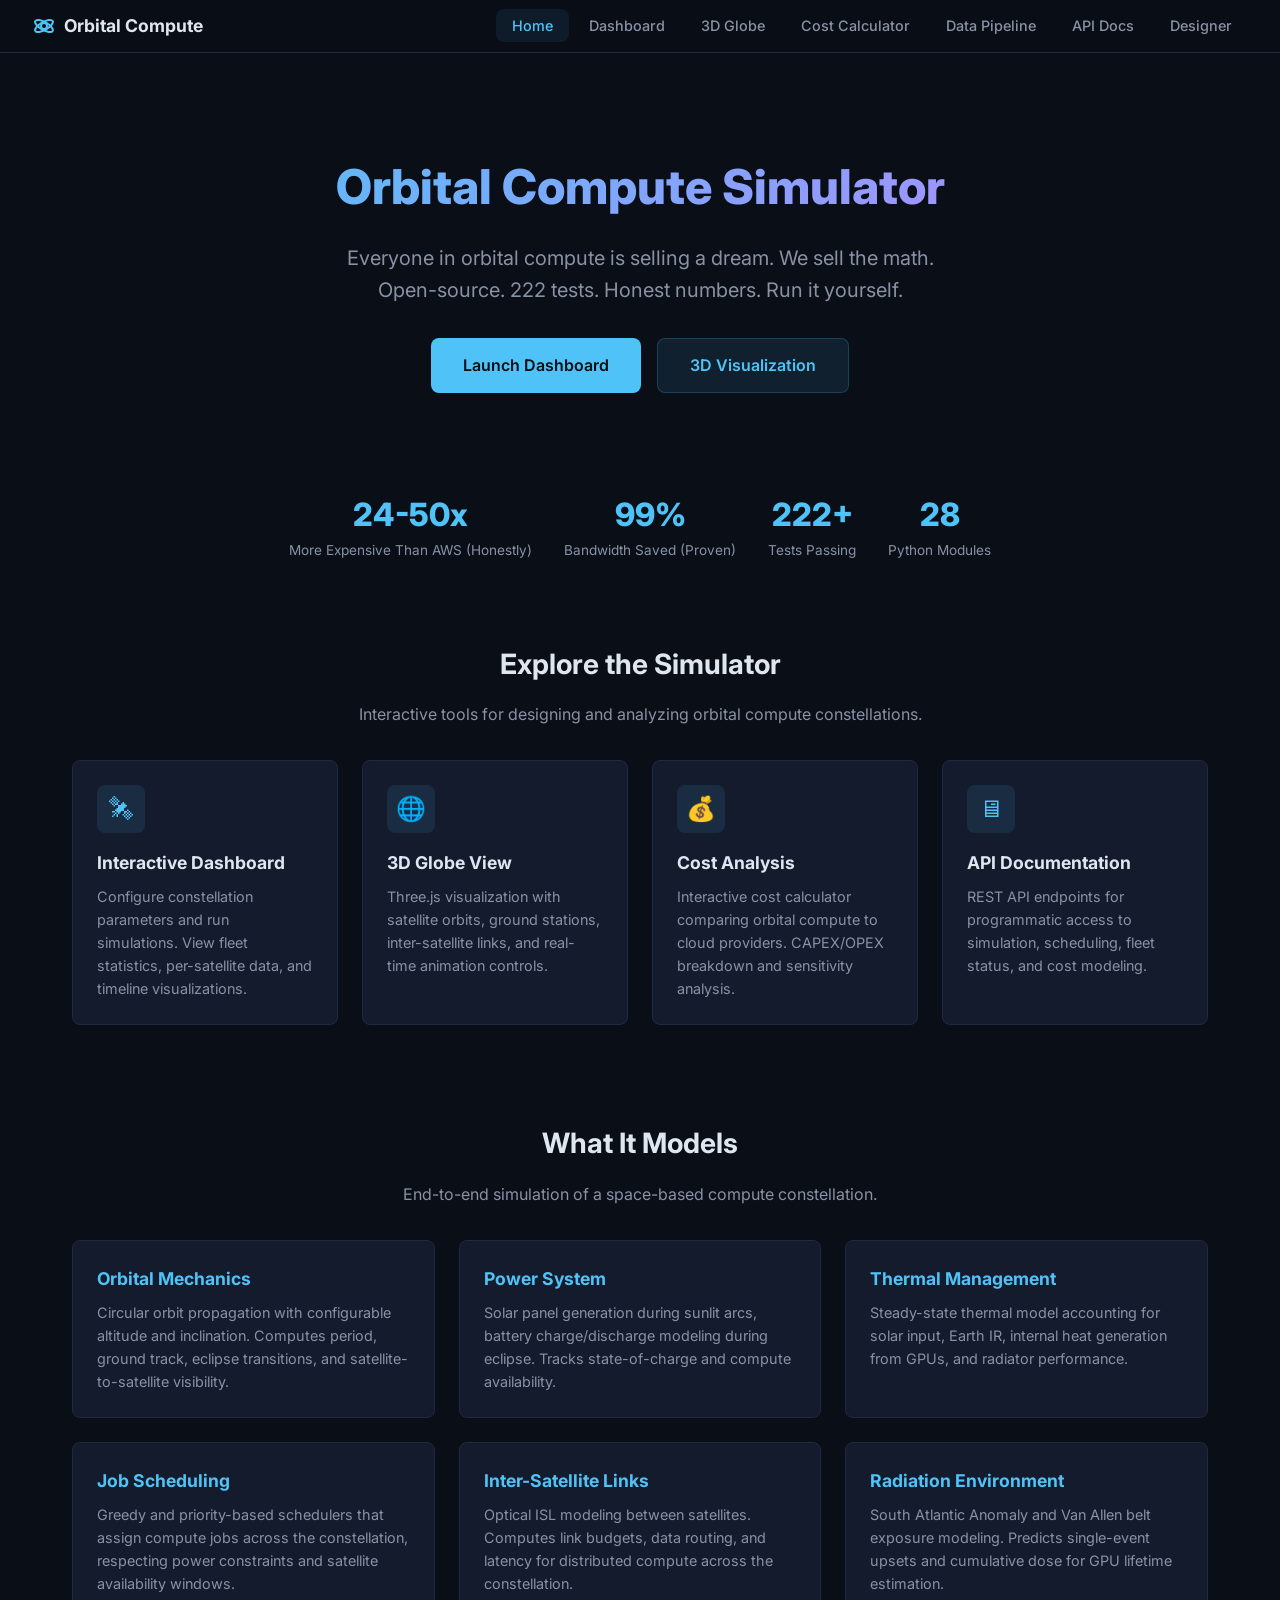
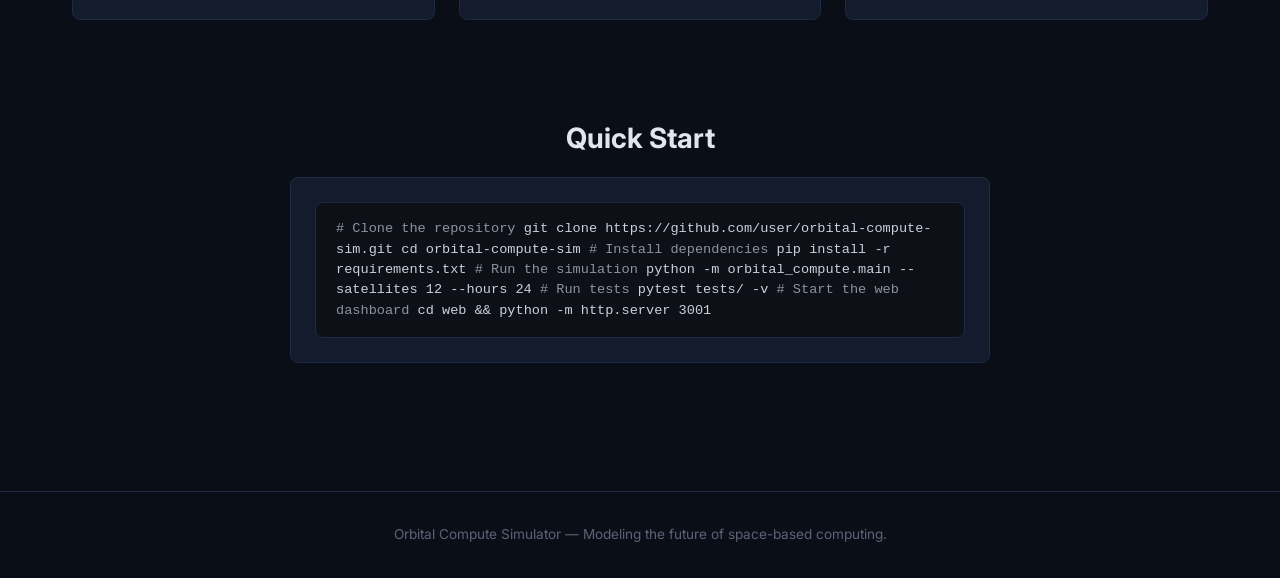
<file: docs/index.html>
<!DOCTYPE html>
<html lang="en">
<head>
  <meta charset="UTF-8">
  <meta name="viewport" content="width=device-width, initial-scale=1.0">
  <title>Orbital Compute Simulator — Schedule GPU Jobs Across Satellite Constellations</title>
  <meta name="description" content="Open-source simulator for space-based data centers. Model orbital mechanics, power, thermal, radiation, and job scheduling. 23 modules, 163 tests, interactive web tools.">
  <meta name="keywords" content="orbital compute, satellite datacenter, space computing, LEO, GPU scheduling, Starcloud, Axiom Space, orbital edge computing">
  <meta property="og:title" content="Orbital Compute Simulator">
  <meta property="og:description" content="The open-source toolkit for designing and simulating satellite compute constellations. Interactive 3D globe, cost calculator, constellation designer.">
  <meta property="og:type" content="website">
  <meta property="og:url" content="https://shipitandpray.github.io/orbital-compute/">
  <meta name="twitter:card" content="summary_large_image">
  <meta name="twitter:title" content="Orbital Compute Simulator">
  <meta name="twitter:description" content="Schedule GPU jobs across satellite constellations. 23 modules, 163 tests, interactive web tools. Open source.">
  <link rel="stylesheet" href="css/style.css">
  <link rel="preconnect" href="https://fonts.googleapis.com">
  <link href="https://fonts.googleapis.com/css2?family=Inter:wght@400;500;600;700;800&display=swap" rel="stylesheet">
</head>
<body>
  <nav class="navbar">
    <a href="index.html" class="nav-brand">
      <svg viewBox="0 0 24 24" fill="none" stroke="#4fc3f7" stroke-width="2"><circle cx="12" cy="12" r="3"/><ellipse cx="12" cy="12" rx="10" ry="4" transform="rotate(-30 12 12)"/><ellipse cx="12" cy="12" rx="10" ry="4" transform="rotate(30 12 12)"/></svg>
      Orbital Compute
    </a>
    <button class="nav-toggle" onclick="document.querySelector('.nav-links').classList.toggle('open')">&#9776;</button>
    <ul class="nav-links">
      <li><a href="index.html" class="active">Home</a></li>
      <li><a href="dashboard.html">Dashboard</a></li>
      <li><a href="globe.html">3D Globe</a></li>
      <li><a href="cost.html">Cost Calculator</a></li>
      <li><a href="pipeline.html">Data Pipeline</a></li>
      <li><a href="api-docs.html">API Docs</a></li>
      <li><a href="designer.html">Designer</a></li>
    </ul>
  </nav>

  <main class="container">
    <section class="hero">
      <h1>Orbital Compute Simulator</h1>
      <p class="tagline">Everyone in orbital compute is selling a dream. We sell the math.<br>
      Open-source. 222 tests. Honest numbers. Run it yourself.</p>
      <div style="display:flex;gap:1rem;justify-content:center;flex-wrap:wrap">
        <a href="dashboard.html" class="btn btn-primary btn-lg">Launch Dashboard</a>
        <a href="globe.html" class="btn btn-secondary btn-lg">3D Visualization</a>
      </div>
    </section>

    <section class="stats-row">
      <div class="stat-item">
        <div class="stat-value">24-50x</div>
        <div class="stat-label">More Expensive Than AWS (Honestly)</div>
      </div>
      <div class="stat-item">
        <div class="stat-value">99%</div>
        <div class="stat-label">Bandwidth Saved (Proven)</div>
      </div>
      <div class="stat-item">
        <div class="stat-value">222+</div>
        <div class="stat-label">Tests Passing</div>
      </div>
      <div class="stat-item">
        <div class="stat-value">28</div>
        <div class="stat-label">Python Modules</div>
      </div>
    </section>

    <section class="section">
      <h2 class="section-title">Explore the Simulator</h2>
      <p class="section-subtitle">Interactive tools for designing and analyzing orbital compute constellations.</p>
      <div class="card-grid">
        <a href="dashboard.html" class="card" style="text-decoration:none">
          <div class="card-icon">&#128752;</div>
          <h3>Interactive Dashboard</h3>
          <p>Configure constellation parameters and run simulations. View fleet statistics, per-satellite data, and timeline visualizations.</p>
        </a>
        <a href="globe.html" class="card" style="text-decoration:none">
          <div class="card-icon">&#127760;</div>
          <h3>3D Globe View</h3>
          <p>Three.js visualization with satellite orbits, ground stations, inter-satellite links, and real-time animation controls.</p>
        </a>
        <a href="cost.html" class="card" style="text-decoration:none">
          <div class="card-icon">&#128176;</div>
          <h3>Cost Analysis</h3>
          <p>Interactive cost calculator comparing orbital compute to cloud providers. CAPEX/OPEX breakdown and sensitivity analysis.</p>
        </a>
        <a href="api-docs.html" class="card" style="text-decoration:none">
          <div class="card-icon">&#128421;</div>
          <h3>API Documentation</h3>
          <p>REST API endpoints for programmatic access to simulation, scheduling, fleet status, and cost modeling.</p>
        </a>
      </div>
    </section>

    <section class="section">
      <h2 class="section-title">What It Models</h2>
      <p class="section-subtitle">End-to-end simulation of a space-based compute constellation.</p>
      <div class="card-grid" style="grid-template-columns: repeat(auto-fit, minmax(300px, 1fr))">
        <div class="card">
          <h3 style="color:var(--accent)">Orbital Mechanics</h3>
          <p>Circular orbit propagation with configurable altitude and inclination. Computes period, ground track, eclipse transitions, and satellite-to-satellite visibility.</p>
        </div>
        <div class="card">
          <h3 style="color:var(--accent)">Power System</h3>
          <p>Solar panel generation during sunlit arcs, battery charge/discharge modeling during eclipse. Tracks state-of-charge and compute availability.</p>
        </div>
        <div class="card">
          <h3 style="color:var(--accent)">Thermal Management</h3>
          <p>Steady-state thermal model accounting for solar input, Earth IR, internal heat generation from GPUs, and radiator performance.</p>
        </div>
        <div class="card">
          <h3 style="color:var(--accent)">Job Scheduling</h3>
          <p>Greedy and priority-based schedulers that assign compute jobs across the constellation, respecting power constraints and satellite availability windows.</p>
        </div>
        <div class="card">
          <h3 style="color:var(--accent)">Inter-Satellite Links</h3>
          <p>Optical ISL modeling between satellites. Computes link budgets, data routing, and latency for distributed compute across the constellation.</p>
        </div>
        <div class="card">
          <h3 style="color:var(--accent)">Radiation Environment</h3>
          <p>South Atlantic Anomaly and Van Allen belt exposure modeling. Predicts single-event upsets and cumulative dose for GPU lifetime estimation.</p>
        </div>
      </div>
    </section>

    <section class="section">
      <h2 class="section-title">Quick Start</h2>
      <div class="card" style="max-width:700px;margin:0 auto">
        <div class="code-block"><span class="comment"># Clone the repository</span>
git clone https://github.com/user/orbital-compute-sim.git
cd orbital-compute-sim

<span class="comment"># Install dependencies</span>
pip install -r requirements.txt

<span class="comment"># Run the simulation</span>
python -m orbital_compute.main --satellites 12 --hours 24

<span class="comment"># Run tests</span>
pytest tests/ -v

<span class="comment"># Start the web dashboard</span>
cd web && python -m http.server 3001</div>
      </div>
    </section>
  </main>

  <footer class="footer">
    Orbital Compute Simulator &mdash; Modeling the future of space-based computing.
  </footer>
</body>
</html>
</file>
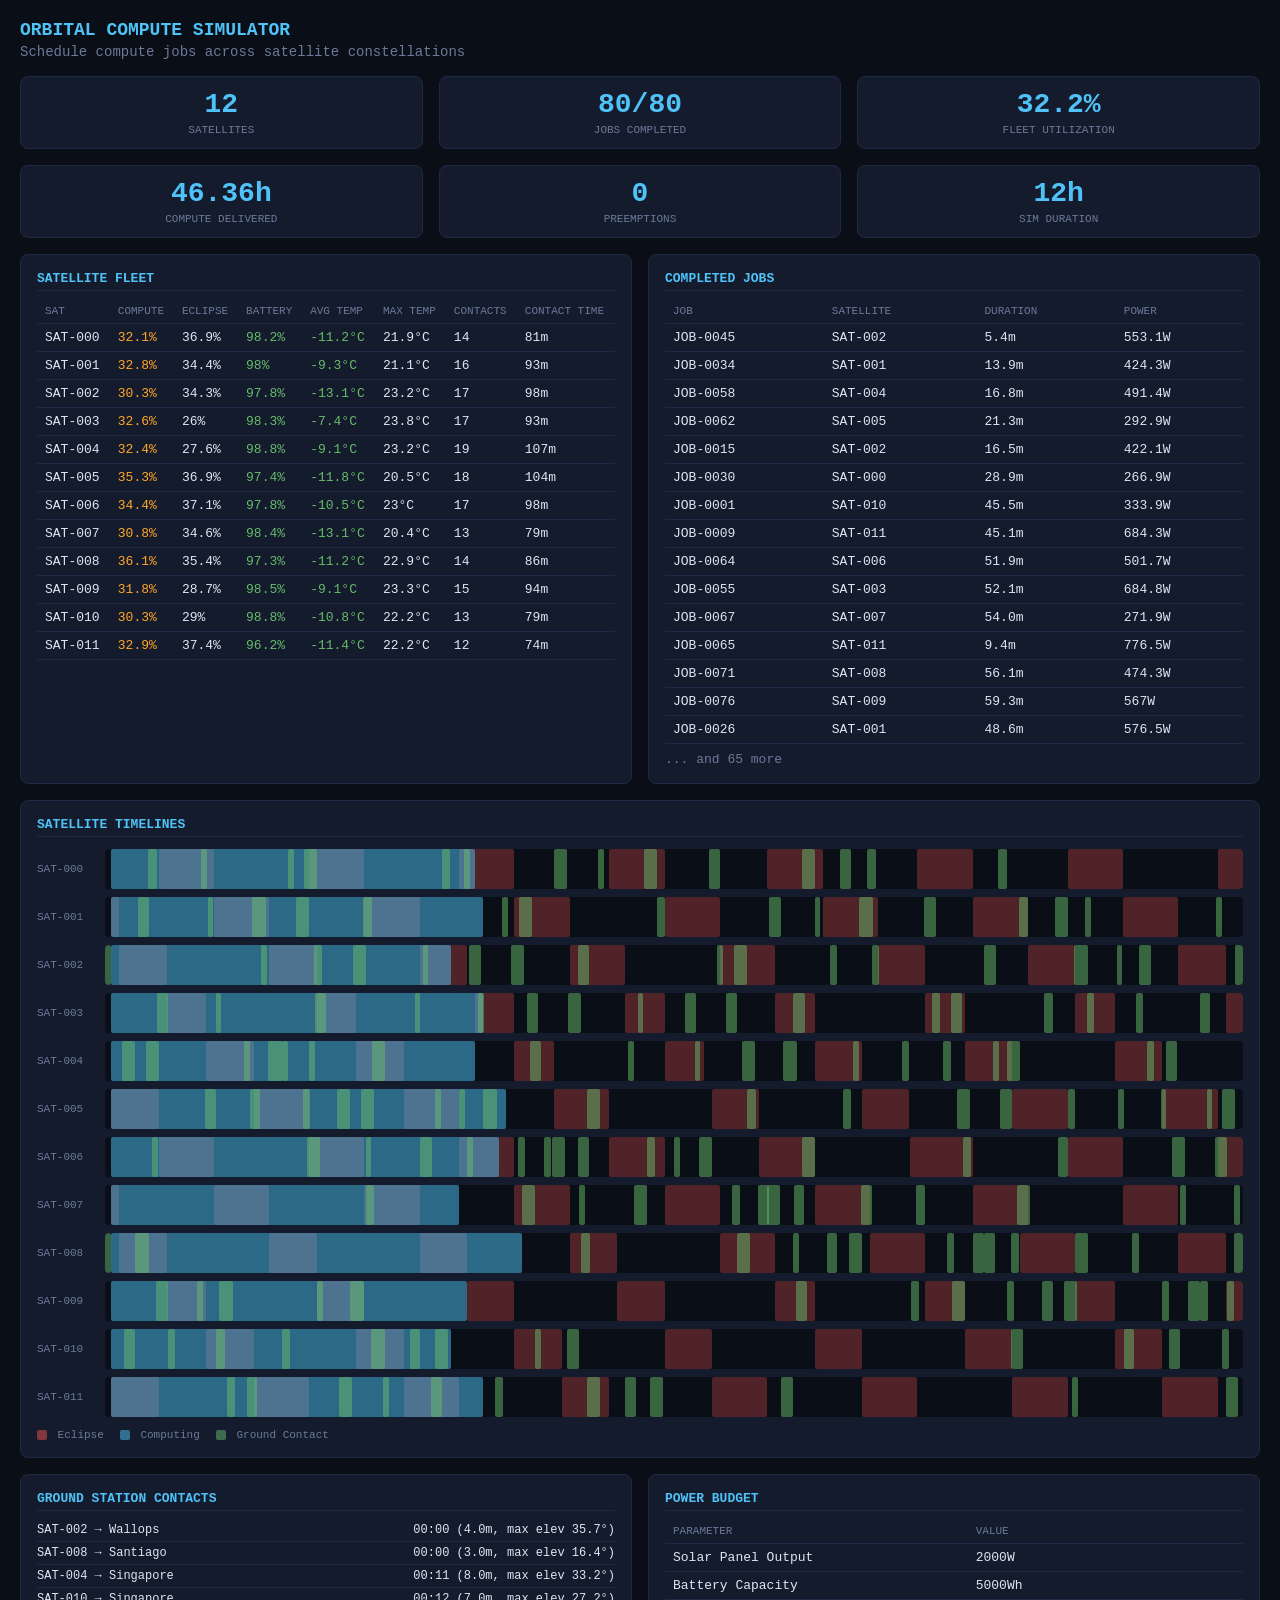
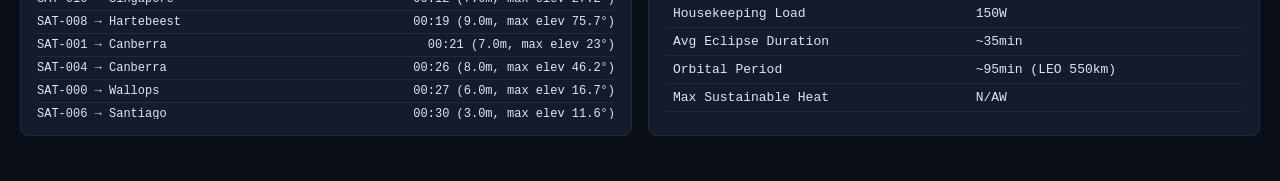
<file: dashboard.html>
<!DOCTYPE html>
<html lang="en">
<head>
<meta charset="UTF-8">
<title>Orbital Compute Simulator</title>
<style>
:root { --bg: #0a0e17; --card: #141b2d; --border: #1e2a45; --text: #e0e6f0;
        --dim: #6b7a99; --accent: #4fc3f7; --green: #66bb6a; --orange: #ffa726;
        --red: #ef5350; --purple: #ab47bc; }
* { margin: 0; padding: 0; box-sizing: border-box; }
body { background: var(--bg); color: var(--text); font-family: 'SF Mono', 'Fira Code', monospace;
       font-size: 13px; padding: 20px; }
h1 { font-size: 18px; color: var(--accent); margin-bottom: 4px; }
h2 { font-size: 14px; color: var(--dim); margin-bottom: 16px; font-weight: normal; }
h3 { font-size: 13px; color: var(--accent); margin-bottom: 8px; padding-bottom: 4px;
     border-bottom: 1px solid var(--border); }
.grid { display: grid; grid-template-columns: 1fr 1fr; gap: 16px; margin-bottom: 16px; }
.grid-3 { display: grid; grid-template-columns: 1fr 1fr 1fr; gap: 16px; margin-bottom: 16px; }
.card { background: var(--card); border: 1px solid var(--border); border-radius: 8px; padding: 16px; }
.card-full { grid-column: 1 / -1; }
.stat { text-align: center; padding: 12px; }
.stat .value { font-size: 28px; font-weight: bold; color: var(--accent); }
.stat .label { font-size: 11px; color: var(--dim); margin-top: 4px; }
table { width: 100%; border-collapse: collapse; }
th { text-align: left; color: var(--dim); font-weight: normal; padding: 6px 8px;
     border-bottom: 1px solid var(--border); font-size: 11px; text-transform: uppercase; }
td { padding: 6px 8px; border-bottom: 1px solid var(--border); }
.bar { height: 8px; border-radius: 4px; background: var(--border); position: relative; }
.bar-fill { height: 100%; border-radius: 4px; position: absolute; left: 0; top: 0; }
.green { color: var(--green); }
.orange { color: var(--orange); }
.red { color: var(--red); }
canvas { width: 100%; height: 200px; }
.timeline { position: relative; height: 40px; background: var(--bg); border-radius: 4px;
            margin: 4px 0; overflow: hidden; }
.timeline-block { position: absolute; height: 100%; border-radius: 2px; }
.timeline-eclipse { background: rgba(239,83,80,0.3); }
.timeline-compute { background: rgba(79,195,247,0.5); }
.timeline-contact { background: rgba(102,187,106,0.5); }
.legend { display: flex; gap: 16px; margin-top: 8px; font-size: 11px; color: var(--dim); }
.legend-dot { width: 10px; height: 10px; border-radius: 2px; display: inline-block;
              margin-right: 4px; vertical-align: middle; }
.contact-list { max-height: 200px; overflow-y: auto; }
.contact-item { display: flex; justify-content: space-between; padding: 4px 0;
                border-bottom: 1px solid var(--border); font-size: 12px; }
</style>
</head>
<body>
<h1>ORBITAL COMPUTE SIMULATOR</h1>
<h2>Schedule compute jobs across satellite constellations</h2>

<div class="grid-3" id="stats"></div>
<div class="grid" id="main-panels"></div>
<div class="card card-full" id="timeline-panel"></div>
<div class="grid" id="detail-panels" style="margin-top:16px"></div>

<script>
const DATA = {"config": {"n_satellites": 12, "sim_hours": 12.0, "n_jobs": 80}, "scheduler": {"total_jobs": 80, "completed": 80, "running": 0, "queued": 0, "preempted": 0, "idle_steps": 5819, "charge_steps": 0}, "fleet_utilization_pct": 32.2, "total_compute_hours": 46.36, "satellite_details": {"SAT-000": {"compute_pct": 32.1, "eclipse_pct": 36.9, "avg_battery_pct": 98.2, "avg_temp_c": -11.2, "max_temp_c": 21.9, "min_battery_pct": 82.5, "contact_windows": 14, "total_contact_minutes": 81.0}, "SAT-001": {"compute_pct": 32.8, "eclipse_pct": 34.4, "avg_battery_pct": 98.0, "avg_temp_c": -9.3, "max_temp_c": 21.1, "min_battery_pct": 79.1, "contact_windows": 16, "total_contact_minutes": 93.0}, "SAT-002": {"compute_pct": 30.3, "eclipse_pct": 34.3, "avg_battery_pct": 97.8, "avg_temp_c": -13.1, "max_temp_c": 23.2, "min_battery_pct": 77.9, "contact_windows": 17, "total_contact_minutes": 98.0}, "SAT-003": {"compute_pct": 32.6, "eclipse_pct": 26.0, "avg_battery_pct": 98.3, "avg_temp_c": -7.4, "max_temp_c": 23.8, "min_battery_pct": 82.0, "contact_windows": 17, "total_contact_minutes": 93.0}, "SAT-004": {"compute_pct": 32.4, "eclipse_pct": 27.6, "avg_battery_pct": 98.8, "avg_temp_c": -9.1, "max_temp_c": 23.2, "min_battery_pct": 82.2, "contact_windows": 19, "total_contact_minutes": 107.0}, "SAT-005": {"compute_pct": 35.3, "eclipse_pct": 36.9, "avg_battery_pct": 97.4, "avg_temp_c": -11.8, "max_temp_c": 20.5, "min_battery_pct": 75.7, "contact_windows": 18, "total_contact_minutes": 104.0}, "SAT-006": {"compute_pct": 34.4, "eclipse_pct": 37.1, "avg_battery_pct": 97.8, "avg_temp_c": -10.5, "max_temp_c": 23.0, "min_battery_pct": 82.2, "contact_windows": 17, "total_contact_minutes": 98.0}, "SAT-007": {"compute_pct": 30.8, "eclipse_pct": 34.6, "avg_battery_pct": 98.4, "avg_temp_c": -13.1, "max_temp_c": 20.4, "min_battery_pct": 79.4, "contact_windows": 13, "total_contact_minutes": 79.0}, "SAT-008": {"compute_pct": 36.1, "eclipse_pct": 35.4, "avg_battery_pct": 97.3, "avg_temp_c": -11.2, "max_temp_c": 22.9, "min_battery_pct": 75.6, "contact_windows": 14, "total_contact_minutes": 86.0}, "SAT-009": {"compute_pct": 31.8, "eclipse_pct": 28.7, "avg_battery_pct": 98.5, "avg_temp_c": -9.1, "max_temp_c": 23.3, "min_battery_pct": 82.1, "contact_windows": 15, "total_contact_minutes": 94.0}, "SAT-010": {"compute_pct": 30.3, "eclipse_pct": 29.0, "avg_battery_pct": 98.8, "avg_temp_c": -10.8, "max_temp_c": 22.2, "min_battery_pct": 82.4, "contact_windows": 13, "total_contact_minutes": 79.0}, "SAT-011": {"compute_pct": 32.9, "eclipse_pct": 37.4, "avg_battery_pct": 96.2, "avg_temp_c": -11.4, "max_temp_c": 22.2, "min_battery_pct": 71.5, "contact_windows": 12, "total_contact_minutes": 74.0}}, "completed_jobs": [{"job_id": "JOB-0045", "satellite": "SAT-002", "duration_s": 323.7, "power_w": 553.1}, {"job_id": "JOB-0034", "satellite": "SAT-001", "duration_s": 833.1, "power_w": 424.3}, {"job_id": "JOB-0058", "satellite": "SAT-004", "duration_s": 1005.4, "power_w": 491.4}, {"job_id": "JOB-0062", "satellite": "SAT-005", "duration_s": 1279.1, "power_w": 292.9}, {"job_id": "JOB-0015", "satellite": "SAT-002", "duration_s": 991.4, "power_w": 422.1}, {"job_id": "JOB-0030", "satellite": "SAT-000", "duration_s": 1734.7, "power_w": 266.9}, {"job_id": "JOB-0001", "satellite": "SAT-010", "duration_s": 2730.4, "power_w": 333.9}, {"job_id": "JOB-0009", "satellite": "SAT-011", "duration_s": 2708.1, "power_w": 684.3}, {"job_id": "JOB-0064", "satellite": "SAT-006", "duration_s": 3114.0, "power_w": 501.7}, {"job_id": "JOB-0055", "satellite": "SAT-003", "duration_s": 3124.7, "power_w": 684.8}, {"job_id": "JOB-0067", "satellite": "SAT-007", "duration_s": 3237.9, "power_w": 271.9}, {"job_id": "JOB-0065", "satellite": "SAT-011", "duration_s": 564.4, "power_w": 776.5}, {"job_id": "JOB-0071", "satellite": "SAT-008", "duration_s": 3365.8, "power_w": 474.3}, {"job_id": "JOB-0076", "satellite": "SAT-009", "duration_s": 3557.9, "power_w": 567.0}, {"job_id": "JOB-0026", "satellite": "SAT-001", "duration_s": 2913.9, "power_w": 576.5}, {"job_id": "JOB-0078", "satellite": "SAT-007", "duration_s": 743.2, "power_w": 763.4}, {"job_id": "JOB-0025", "satellite": "SAT-009", "duration_s": 455.5, "power_w": 254.5}, {"job_id": "JOB-0028", "satellite": "SAT-004", "duration_s": 3140.6, "power_w": 782.6}, {"job_id": "JOB-0037", "satellite": "SAT-005", "duration_s": 3197.4, "power_w": 234.8}, {"job_id": "JOB-0005", "satellite": "SAT-011", "duration_s": 1218.0, "power_w": 469.5}, {"job_id": "JOB-0046", "satellite": "SAT-002", "duration_s": 3287.9, "power_w": 337.4}, {"job_id": "JOB-0056", "satellite": "SAT-010", "duration_s": 2083.9, "power_w": 591.3}, {"job_id": "JOB-0051", "satellite": "SAT-000", "duration_s": 3150.7, "power_w": 446.7}, {"job_id": "JOB-0000", "satellite": "SAT-005", "duration_s": 382.5, "power_w": 583.7}, {"job_id": "JOB-0002", "satellite": "SAT-011", "duration_s": 404.9, "power_w": 554.3}, {"job_id": "JOB-0077", "satellite": "SAT-003", "duration_s": 2130.2, "power_w": 600.7}, {"job_id": "JOB-0014", "satellite": "SAT-008", "duration_s": 2397.8, "power_w": 366.8}, {"job_id": "JOB-0016", "satellite": "SAT-011", "duration_s": 864.8, "power_w": 565.5}, {"job_id": "JOB-0033", "satellite": "SAT-007", "duration_s": 1975.3, "power_w": 705.0}, {"job_id": "JOB-0039", "satellite": "SAT-004", "duration_s": 1868.4, "power_w": 277.0}, {"job_id": "JOB-0006", "satellite": "SAT-000", "duration_s": 1422.8, "power_w": 618.9}, {"job_id": "JOB-0072", "satellite": "SAT-006", "duration_s": 3594.9, "power_w": 475.0}, {"job_id": "JOB-0017", "satellite": "SAT-003", "duration_s": 1552.2, "power_w": 298.0}, {"job_id": "JOB-0031", "satellite": "SAT-001", "duration_s": 3190.3, "power_w": 772.3}, {"job_id": "JOB-0003", "satellite": "SAT-002", "duration_s": 2286.7, "power_w": 339.6}, {"job_id": "JOB-0038", "satellite": "SAT-009", "duration_s": 2992.9, "power_w": 639.1}, {"job_id": "JOB-0011", "satellite": "SAT-005", "duration_s": 2341.1, "power_w": 697.6}, {"job_id": "JOB-0004", "satellite": "SAT-010", "duration_s": 2614.4, "power_w": 629.6}, {"job_id": "JOB-0079", "satellite": "SAT-009", "duration_s": 813.0, "power_w": 645.5}, {"job_id": "JOB-0047", "satellite": "SAT-003", "duration_s": 1219.0, "power_w": 508.5}, {"job_id": "JOB-0044", "satellite": "SAT-006", "duration_s": 1415.7, "power_w": 334.8}, {"job_id": "JOB-0043", "satellite": "SAT-000", "duration_s": 2008.0, "power_w": 462.9}, {"job_id": "JOB-0012", "satellite": "SAT-009", "duration_s": 451.2, "power_w": 622.7}, {"job_id": "JOB-0049", "satellite": "SAT-001", "duration_s": 1860.8, "power_w": 345.8}, {"job_id": "JOB-0041", "satellite": "SAT-004", "duration_s": 2792.4, "power_w": 757.3}, {"job_id": "JOB-0022", "satellite": "SAT-006", "duration_s": 760.8, "power_w": 285.7}, {"job_id": "JOB-0018", "satellite": "SAT-008", "duration_s": 3081.4, "power_w": 610.8}, {"job_id": "JOB-0036", "satellite": "SAT-011", "duration_s": 3044.5, "power_w": 727.2}, {"job_id": "JOB-0032", "satellite": "SAT-009", "duration_s": 651.2, "power_w": 504.6}, {"job_id": "JOB-0010", "satellite": "SAT-010", "duration_s": 1549.2, "power_w": 783.9}, {"job_id": "JOB-0040", "satellite": "SAT-007", "duration_s": 3179.0, "power_w": 359.0}, {"job_id": "JOB-0059", "satellite": "SAT-001", "duration_s": 307.1, "power_w": 298.8}, {"job_id": "JOB-0052", "satellite": "SAT-002", "duration_s": 2703.1, "power_w": 236.4}, {"job_id": "JOB-0008", "satellite": "SAT-005", "duration_s": 3096.7, "power_w": 258.0}, {"job_id": "JOB-0070", "satellite": "SAT-004", "duration_s": 1606.1, "power_w": 343.2}, {"job_id": "JOB-0027", "satellite": "SAT-000", "duration_s": 2266.4, "power_w": 430.9}, {"job_id": "JOB-0069", "satellite": "SAT-002", "duration_s": 974.1, "power_w": 760.8}, {"job_id": "JOB-0042", "satellite": "SAT-007", "duration_s": 1616.7, "power_w": 627.8}, {"job_id": "JOB-0035", "satellite": "SAT-010", "duration_s": 1912.4, "power_w": 559.4}, {"job_id": "JOB-0068", "satellite": "SAT-001", "duration_s": 1683.4, "power_w": 571.6}, {"job_id": "JOB-0019", "satellite": "SAT-003", "duration_s": 2956.7, "power_w": 693.1}, {"job_id": "JOB-0029", "satellite": "SAT-009", "duration_s": 2072.0, "power_w": 609.0}, {"job_id": "JOB-0007", "satellite": "SAT-004", "duration_s": 1410.8, "power_w": 774.3}, {"job_id": "JOB-0075", "satellite": "SAT-008", "duration_s": 3051.4, "power_w": 294.6}, {"job_id": "JOB-0074", "satellite": "SAT-006", "duration_s": 3201.6, "power_w": 728.5}, {"job_id": "JOB-0020", "satellite": "SAT-011", "duration_s": 3313.3, "power_w": 239.7}, {"job_id": "JOB-0073", "satellite": "SAT-005", "duration_s": 1969.4, "power_w": 522.6}, {"job_id": "JOB-0023", "satellite": "SAT-002", "duration_s": 1713.8, "power_w": 648.2}, {"job_id": "JOB-0063", "satellite": "SAT-002", "duration_s": 488.6, "power_w": 648.8}, {"job_id": "JOB-0053", "satellite": "SAT-010", "duration_s": 2069.7, "power_w": 315.0}, {"job_id": "JOB-0050", "satellite": "SAT-007", "duration_s": 2474.6, "power_w": 256.6}, {"job_id": "JOB-0066", "satellite": "SAT-009", "duration_s": 2528.2, "power_w": 557.0}, {"job_id": "JOB-0013", "satellite": "SAT-000", "duration_s": 3122.5, "power_w": 791.1}, {"job_id": "JOB-0021", "satellite": "SAT-004", "duration_s": 1947.5, "power_w": 327.6}, {"job_id": "JOB-0060", "satellite": "SAT-003", "duration_s": 2890.9, "power_w": 755.9}, {"job_id": "JOB-0057", "satellite": "SAT-001", "duration_s": 3100.7, "power_w": 755.8}, {"job_id": "JOB-0054", "satellite": "SAT-011", "duration_s": 1826.7, "power_w": 310.1}, {"job_id": "JOB-0048", "satellite": "SAT-006", "duration_s": 2687.1, "power_w": 523.5}, {"job_id": "JOB-0061", "satellite": "SAT-005", "duration_s": 2710.7, "power_w": 618.0}, {"job_id": "JOB-0024", "satellite": "SAT-008", "duration_s": 3591.2, "power_w": 417.2}], "preemption_events": 0, "telemetry": {"SAT-000": {"eclipse_windows": [{"start_min": 34.0, "duration_min": 35.0}, {"start_min": 129.0, "duration_min": 35.0}, {"start_min": 224.0, "duration_min": 35.0}, {"start_min": 319.0, "duration_min": 35.0}, {"start_min": 419.0, "duration_min": 35.0}, {"start_min": 514.0, "duration_min": 35.0}, {"start_min": 609.0, "duration_min": 35.0}, {"start_min": 704.0, "duration_min": 16.0}], "compute_windows": [{"start_min": 4.0, "duration_min": 230.0}], "contact_windows": [{"start_min": 27.0, "duration_min": 6.0, "station": "Wallops"}, {"start_min": 61.0, "duration_min": 1.0, "station": "Hartebeest"}, {"start_min": 116.0, "duration_min": 3.0, "station": "Fairbanks"}, {"start_min": 126.0, "duration_min": 8.0, "station": "Wallops"}, {"start_min": 213.0, "duration_min": 5.0, "station": "Fairbanks"}, {"start_min": 227.0, "duration_min": 4.0, "station": "Wallops"}, {"start_min": 284.0, "duration_min": 8.0, "station": "Singapore"}, {"start_min": 312.0, "duration_min": 4.0, "station": "Fairbanks"}, {"start_min": 341.0, "duration_min": 8.0, "station": "Santiago"}, {"start_min": 382.0, "duration_min": 7.0, "station": "Bangalore"}, {"start_min": 441.0, "duration_min": 8.0, "station": "Santiago"}, {"start_min": 465.0, "duration_min": 7.0, "station": "Hartebeest"}, {"start_min": 482.0, "duration_min": 6.0, "station": "Bangalore"}, {"start_min": 565.0, "duration_min": 6.0, "station": "Hartebeest"}]}, "SAT-001": {"eclipse_windows": [{"start_min": 4.0, "duration_min": 5.0}, {"start_min": 69.0, "duration_min": 35.0}, {"start_min": 164.0, "duration_min": 35.0}, {"start_min": 259.0, "duration_min": 35.0}, {"start_min": 354.0, "duration_min": 35.0}, {"start_min": 454.0, "duration_min": 35.0}, {"start_min": 549.0, "duration_min": 35.0}, {"start_min": 644.0, "duration_min": 35.0}], "compute_windows": [{"start_min": 4.0, "duration_min": 235.0}], "contact_windows": [{"start_min": 21.0, "duration_min": 7.0, "station": "Canberra"}, {"start_min": 65.0, "duration_min": 1.0, "station": "Wallops"}, {"start_min": 93.0, "duration_min": 9.0, "station": "Hartebeest"}, {"start_min": 121.0, "duration_min": 8.0, "station": "Canberra"}, {"start_min": 163.0, "duration_min": 6.0, "station": "Wallops"}, {"start_min": 251.0, "duration_min": 4.0, "station": "Fairbanks"}, {"start_min": 262.0, "duration_min": 8.0, "station": "Wallops"}, {"start_min": 349.0, "duration_min": 5.0, "station": "Fairbanks"}, {"start_min": 420.0, "duration_min": 8.0, "station": "Singapore"}, {"start_min": 449.0, "duration_min": 2.0, "station": "Fairbanks"}, {"start_min": 477.0, "duration_min": 9.0, "station": "Santiago"}, {"start_min": 518.0, "duration_min": 8.0, "station": "Bangalore"}, {"start_min": 578.0, "duration_min": 6.0, "station": "Santiago"}, {"start_min": 601.0, "duration_min": 8.0, "station": "Hartebeest"}, {"start_min": 620.0, "duration_min": 3.0, "station": "Bangalore"}, {"start_min": 703.0, "duration_min": 1.0, "station": "Hartebeest"}]}, "SAT-002": {"eclipse_windows": [{"start_min": 9.0, "duration_min": 30.0}, {"start_min": 104.0, "duration_min": 30.0}, {"start_min": 199.0, "duration_min": 30.0}, {"start_min": 294.0, "duration_min": 35.0}, {"start_min": 389.0, "duration_min": 35.0}, {"start_min": 489.0, "duration_min": 30.0}, {"start_min": 584.0, "duration_min": 30.0}, {"start_min": 679.0, "duration_min": 30.0}], "compute_windows": [{"start_min": 4.0, "duration_min": 215.0}], "contact_windows": [{"start_min": 0.0, "duration_min": 4.0, "station": "Wallops"}, {"start_min": 99.0, "duration_min": 3.0, "station": "Wallops"}, {"start_min": 132.0, "duration_min": 5.0, "station": "Hartebeest"}, {"start_min": 157.0, "duration_min": 8.0, "station": "Canberra"}, {"start_min": 201.0, "duration_min": 2.0, "station": "Wallops"}, {"start_min": 230.0, "duration_min": 8.0, "station": "Hartebeest"}, {"start_min": 257.0, "duration_min": 8.0, "station": "Canberra"}, {"start_min": 299.0, "duration_min": 7.0, "station": "Wallops"}, {"start_min": 387.0, "duration_min": 4.0, "station": "Fairbanks"}, {"start_min": 398.0, "duration_min": 8.0, "station": "Wallops"}, {"start_min": 459.0, "duration_min": 4.0, "station": "Singapore"}, {"start_min": 485.0, "duration_min": 5.0, "station": "Fairbanks"}, {"start_min": 556.0, "duration_min": 8.0, "station": "Singapore"}, {"start_min": 613.0, "duration_min": 9.0, "station": "Santiago"}, {"start_min": 640.0, "duration_min": 2.0, "station": "Hartebeest"}, {"start_min": 654.0, "duration_min": 8.0, "station": "Bangalore"}, {"start_min": 715.0, "duration_min": 5.0, "station": "Santiago"}]}, "SAT-003": {"eclipse_windows": [{"start_min": 39.0, "duration_min": 25.0}, {"start_min": 134.0, "duration_min": 25.0}, {"start_min": 234.0, "duration_min": 25.0}, {"start_min": 329.0, "duration_min": 25.0}, {"start_min": 424.0, "duration_min": 25.0}, {"start_min": 519.0, "duration_min": 25.0}, {"start_min": 614.0, "duration_min": 25.0}, {"start_min": 709.0, "duration_min": 11.0}], "compute_windows": [{"start_min": 4.0, "duration_min": 235.0}], "contact_windows": [{"start_min": 33.0, "duration_min": 7.0, "station": "Wallops"}, {"start_min": 70.0, "duration_min": 1.0, "station": "Bangalore"}, {"start_min": 133.0, "duration_min": 7.0, "station": "Wallops"}, {"start_min": 196.0, "duration_min": 2.0, "station": "Canberra"}, {"start_min": 236.0, "duration_min": 2.0, "station": "Wallops"}, {"start_min": 267.0, "duration_min": 7.0, "station": "Hartebeest"}, {"start_min": 293.0, "duration_min": 8.0, "station": "Canberra"}, {"start_min": 337.0, "duration_min": 3.0, "station": "Wallops"}, {"start_min": 367.0, "duration_min": 7.0, "station": "Hartebeest"}, {"start_min": 393.0, "duration_min": 7.0, "station": "Canberra"}, {"start_min": 435.0, "duration_min": 8.0, "station": "Wallops"}, {"start_min": 523.0, "duration_min": 5.0, "station": "Fairbanks"}, {"start_min": 535.0, "duration_min": 7.0, "station": "Wallops"}, {"start_min": 594.0, "duration_min": 6.0, "station": "Singapore"}, {"start_min": 621.0, "duration_min": 5.0, "station": "Fairbanks"}, {"start_min": 652.0, "duration_min": 5.0, "station": "Santiago"}, {"start_min": 693.0, "duration_min": 6.0, "station": "Singapore"}]}, "SAT-004": {"eclipse_windows": [{"start_min": 64.0, "duration_min": 30.0}, {"start_min": 159.0, "duration_min": 30.0}, {"start_min": 259.0, "duration_min": 25.0}, {"start_min": 354.0, "duration_min": 25.0}, {"start_min": 449.0, "duration_min": 30.0}, {"start_min": 544.0, "duration_min": 30.0}, {"start_min": 639.0, "duration_min": 30.0}], "compute_windows": [{"start_min": 4.0, "duration_min": 230.0}], "contact_windows": [{"start_min": 11.0, "duration_min": 8.0, "station": "Singapore"}, {"start_min": 26.0, "duration_min": 8.0, "station": "Canberra"}, {"start_min": 88.0, "duration_min": 3.0, "station": "Tromso"}, {"start_min": 103.0, "duration_min": 9.0, "station": "Bangalore"}, {"start_min": 112.0, "duration_min": 4.0, "station": "Singapore"}, {"start_min": 129.0, "duration_min": 3.0, "station": "Canberra"}, {"start_min": 169.0, "duration_min": 8.0, "station": "Wallops"}, {"start_min": 269.0, "duration_min": 7.0, "station": "Wallops"}, {"start_min": 331.0, "duration_min": 4.0, "station": "Canberra"}, {"start_min": 373.0, "duration_min": 1.0, "station": "Wallops"}, {"start_min": 403.0, "duration_min": 8.0, "station": "Hartebeest"}, {"start_min": 429.0, "duration_min": 9.0, "station": "Canberra"}, {"start_min": 473.0, "duration_min": 4.0, "station": "Wallops"}, {"start_min": 504.0, "duration_min": 5.0, "station": "Hartebeest"}, {"start_min": 530.0, "duration_min": 5.0, "station": "Canberra"}, {"start_min": 562.0, "duration_min": 1.0, "station": "Fairbanks"}, {"start_min": 571.0, "duration_min": 8.0, "station": "Wallops"}, {"start_min": 659.0, "duration_min": 5.0, "station": "Fairbanks"}, {"start_min": 671.0, "duration_min": 7.0, "station": "Wallops"}]}, "SAT-005": {"eclipse_windows": [{"start_min": 4.0, "duration_min": 30.0}, {"start_min": 94.0, "duration_min": 35.0}, {"start_min": 189.0, "duration_min": 35.0}, {"start_min": 284.0, "duration_min": 35.0}, {"start_min": 384.0, "duration_min": 30.0}, {"start_min": 479.0, "duration_min": 30.0}, {"start_min": 574.0, "duration_min": 35.0}, {"start_min": 669.0, "duration_min": 35.0}], "compute_windows": [{"start_min": 4.0, "duration_min": 250.0}], "contact_windows": [{"start_min": 63.0, "duration_min": 7.0, "station": "Canberra"}, {"start_min": 92.0, "duration_min": 6.0, "station": "Santiago"}, {"start_min": 125.0, "duration_min": 5.0, "station": "Tromso"}, {"start_min": 147.0, "duration_min": 8.0, "station": "Singapore"}, {"start_min": 162.0, "duration_min": 8.0, "station": "Canberra"}, {"start_min": 209.0, "duration_min": 2.0, "station": "Wallops"}, {"start_min": 224.0, "duration_min": 3.0, "station": "Tromso"}, {"start_min": 239.0, "duration_min": 9.0, "station": "Bangalore"}, {"start_min": 305.0, "duration_min": 8.0, "station": "Wallops"}, {"start_min": 406.0, "duration_min": 6.0, "station": "Wallops"}, {"start_min": 467.0, "duration_min": 5.0, "station": "Canberra"}, {"start_min": 539.0, "duration_min": 8.0, "station": "Hartebeest"}, {"start_min": 566.0, "duration_min": 8.0, "station": "Canberra"}, {"start_min": 609.0, "duration_min": 5.0, "station": "Wallops"}, {"start_min": 641.0, "duration_min": 4.0, "station": "Hartebeest"}, {"start_min": 668.0, "duration_min": 1.0, "station": "Canberra"}, {"start_min": 697.0, "duration_min": 3.0, "station": "Fairbanks"}, {"start_min": 707.0, "duration_min": 8.0, "station": "Wallops"}]}, "SAT-006": {"eclipse_windows": [{"start_min": 34.0, "duration_min": 35.0}, {"start_min": 129.0, "duration_min": 35.0}, {"start_min": 224.0, "duration_min": 35.0}, {"start_min": 319.0, "duration_min": 35.0}, {"start_min": 414.0, "duration_min": 35.0}, {"start_min": 509.0, "duration_min": 40.0}, {"start_min": 609.0, "duration_min": 35.0}, {"start_min": 704.0, "duration_min": 16.0}], "compute_windows": [{"start_min": 4.0, "duration_min": 245.0}], "contact_windows": [{"start_min": 30.0, "duration_min": 3.0, "station": "Santiago"}, {"start_min": 128.0, "duration_min": 8.0, "station": "Santiago"}, {"start_min": 165.0, "duration_min": 1.0, "station": "Tromso"}, {"start_min": 199.0, "duration_min": 8.0, "station": "Canberra"}, {"start_min": 229.0, "duration_min": 4.0, "station": "Santiago"}, {"start_min": 261.0, "duration_min": 5.0, "station": "Tromso"}, {"start_min": 278.0, "duration_min": 4.0, "station": "Bangalore"}, {"start_min": 283.0, "duration_min": 8.0, "station": "Singapore"}, {"start_min": 299.0, "duration_min": 7.0, "station": "Canberra"}, {"start_min": 343.0, "duration_min": 5.0, "station": "Wallops"}, {"start_min": 360.0, "duration_min": 2.0, "station": "Tromso"}, {"start_min": 376.0, "duration_min": 8.0, "station": "Bangalore"}, {"start_min": 441.0, "duration_min": 8.0, "station": "Wallops"}, {"start_min": 543.0, "duration_min": 5.0, "station": "Wallops"}, {"start_min": 603.0, "duration_min": 6.0, "station": "Canberra"}, {"start_min": 675.0, "duration_min": 8.0, "station": "Hartebeest"}, {"start_min": 702.0, "duration_min": 8.0, "station": "Canberra"}]}, "SAT-007": {"eclipse_windows": [{"start_min": 4.0, "duration_min": 5.0}, {"start_min": 69.0, "duration_min": 35.0}, {"start_min": 164.0, "duration_min": 35.0}, {"start_min": 259.0, "duration_min": 35.0}, {"start_min": 354.0, "duration_min": 35.0}, {"start_min": 449.0, "duration_min": 35.0}, {"start_min": 549.0, "duration_min": 35.0}, {"start_min": 644.0, "duration_min": 35.0}], "compute_windows": [{"start_min": 4.0, "duration_min": 220.0}], "contact_windows": [{"start_min": 165.0, "duration_min": 5.0, "station": "Santiago"}, {"start_min": 264.0, "duration_min": 8.0, "station": "Santiago"}, {"start_min": 300.0, "duration_min": 3.0, "station": "Tromso"}, {"start_min": 335.0, "duration_min": 8.0, "station": "Canberra"}, {"start_min": 397.0, "duration_min": 5.0, "station": "Tromso"}, {"start_min": 413.0, "duration_min": 7.0, "station": "Bangalore"}, {"start_min": 419.0, "duration_min": 8.0, "station": "Singapore"}, {"start_min": 436.0, "duration_min": 6.0, "station": "Canberra"}, {"start_min": 478.0, "duration_min": 7.0, "station": "Wallops"}, {"start_min": 513.0, "duration_min": 6.0, "station": "Bangalore"}, {"start_min": 577.0, "duration_min": 8.0, "station": "Wallops"}, {"start_min": 680.0, "duration_min": 4.0, "station": "Wallops"}, {"start_min": 714.0, "duration_min": 4.0, "station": "Hartebeest"}]}, "SAT-008": {"eclipse_windows": [{"start_min": 9.0, "duration_min": 30.0}, {"start_min": 104.0, "duration_min": 30.0}, {"start_min": 199.0, "duration_min": 30.0}, {"start_min": 294.0, "duration_min": 30.0}, {"start_min": 389.0, "duration_min": 35.0}, {"start_min": 484.0, "duration_min": 35.0}, {"start_min": 579.0, "duration_min": 35.0}, {"start_min": 679.0, "duration_min": 30.0}], "compute_windows": [{"start_min": 4.0, "duration_min": 260.0}], "contact_windows": [{"start_min": 0.0, "duration_min": 3.0, "station": "Santiago"}, {"start_min": 19.0, "duration_min": 9.0, "station": "Hartebeest"}, {"start_min": 301.0, "duration_min": 6.0, "station": "Santiago"}, {"start_min": 400.0, "duration_min": 8.0, "station": "Santiago"}, {"start_min": 435.0, "duration_min": 4.0, "station": "Tromso"}, {"start_min": 457.0, "duration_min": 6.0, "station": "Singapore"}, {"start_min": 471.0, "duration_min": 8.0, "station": "Canberra"}, {"start_min": 533.0, "duration_min": 4.0, "station": "Tromso"}, {"start_min": 549.0, "duration_min": 7.0, "station": "Bangalore"}, {"start_min": 556.0, "duration_min": 7.0, "station": "Singapore"}, {"start_min": 573.0, "duration_min": 5.0, "station": "Canberra"}, {"start_min": 614.0, "duration_min": 8.0, "station": "Wallops"}, {"start_min": 650.0, "duration_min": 4.0, "station": "Bangalore"}, {"start_min": 714.0, "duration_min": 7.0, "station": "Wallops"}]}, "SAT-009": {"eclipse_windows": [{"start_min": 39.0, "duration_min": 25.0}, {"start_min": 134.0, "duration_min": 30.0}, {"start_min": 229.0, "duration_min": 30.0}, {"start_min": 324.0, "duration_min": 30.0}, {"start_min": 424.0, "duration_min": 25.0}, {"start_min": 519.0, "duration_min": 25.0}, {"start_min": 614.0, "duration_min": 25.0}, {"start_min": 709.0, "duration_min": 11.0}], "compute_windows": [{"start_min": 4.0, "duration_min": 225.0}], "contact_windows": [{"start_min": 32.0, "duration_min": 8.0, "station": "Santiago"}, {"start_min": 58.0, "duration_min": 4.0, "station": "Hartebeest"}, {"start_min": 72.0, "duration_min": 9.0, "station": "Bangalore"}, {"start_min": 134.0, "duration_min": 4.0, "station": "Santiago"}, {"start_min": 155.0, "duration_min": 9.0, "station": "Hartebeest"}, {"start_min": 437.0, "duration_min": 7.0, "station": "Santiago"}, {"start_min": 510.0, "duration_min": 5.0, "station": "Canberra"}, {"start_min": 536.0, "duration_min": 8.0, "station": "Santiago"}, {"start_min": 571.0, "duration_min": 4.0, "station": "Tromso"}, {"start_min": 593.0, "duration_min": 7.0, "station": "Singapore"}, {"start_min": 607.0, "duration_min": 8.0, "station": "Canberra"}, {"start_min": 669.0, "duration_min": 4.0, "station": "Tromso"}, {"start_min": 685.0, "duration_min": 8.0, "station": "Bangalore"}, {"start_min": 693.0, "duration_min": 5.0, "station": "Singapore"}, {"start_min": 710.0, "duration_min": 4.0, "station": "Canberra"}]}, "SAT-010": {"eclipse_windows": [{"start_min": 64.0, "duration_min": 30.0}, {"start_min": 159.0, "duration_min": 30.0}, {"start_min": 259.0, "duration_min": 30.0}, {"start_min": 354.0, "duration_min": 30.0}, {"start_min": 449.0, "duration_min": 30.0}, {"start_min": 544.0, "duration_min": 30.0}, {"start_min": 639.0, "duration_min": 30.0}], "compute_windows": [{"start_min": 4.0, "duration_min": 215.0}], "contact_windows": [{"start_min": 12.0, "duration_min": 7.0, "station": "Singapore"}, {"start_min": 40.0, "duration_min": 4.0, "station": "Fairbanks"}, {"start_min": 70.0, "duration_min": 6.0, "station": "Santiago"}, {"start_min": 112.0, "duration_min": 5.0, "station": "Singapore"}, {"start_min": 168.0, "duration_min": 9.0, "station": "Santiago"}, {"start_min": 193.0, "duration_min": 6.0, "station": "Hartebeest"}, {"start_min": 209.0, "duration_min": 8.0, "station": "Bangalore"}, {"start_min": 272.0, "duration_min": 1.0, "station": "Santiago"}, {"start_min": 292.0, "duration_min": 8.0, "station": "Hartebeest"}, {"start_min": 573.0, "duration_min": 8.0, "station": "Santiago"}, {"start_min": 645.0, "duration_min": 6.0, "station": "Canberra"}, {"start_min": 673.0, "duration_min": 7.0, "station": "Santiago"}, {"start_min": 707.0, "duration_min": 4.0, "station": "Tromso"}]}, "SAT-011": {"eclipse_windows": [{"start_min": 4.0, "duration_min": 30.0}, {"start_min": 94.0, "duration_min": 35.0}, {"start_min": 189.0, "duration_min": 35.0}, {"start_min": 289.0, "duration_min": 30.0}, {"start_min": 384.0, "duration_min": 35.0}, {"start_min": 479.0, "duration_min": 35.0}, {"start_min": 574.0, "duration_min": 35.0}, {"start_min": 669.0, "duration_min": 35.0}], "compute_windows": [{"start_min": 4.0, "duration_min": 235.0}], "contact_windows": [{"start_min": 77.0, "duration_min": 5.0, "station": "Fairbanks"}, {"start_min": 90.0, "duration_min": 6.0, "station": "Wallops"}, {"start_min": 148.0, "duration_min": 8.0, "station": "Singapore"}, {"start_min": 176.0, "duration_min": 4.0, "station": "Fairbanks"}, {"start_min": 206.0, "duration_min": 7.0, "station": "Santiago"}, {"start_min": 247.0, "duration_min": 5.0, "station": "Bangalore"}, {"start_min": 305.0, "duration_min": 8.0, "station": "Santiago"}, {"start_min": 329.0, "duration_min": 7.0, "station": "Hartebeest"}, {"start_min": 345.0, "duration_min": 8.0, "station": "Bangalore"}, {"start_min": 428.0, "duration_min": 7.0, "station": "Hartebeest"}, {"start_min": 612.0, "duration_min": 1.0, "station": "Santiago"}, {"start_min": 709.0, "duration_min": 8.0, "station": "Santiago"}]}}, "ground_contacts": [{"satellite": "SAT-002", "station": "Wallops", "start_time": "00:00", "duration_min": 4.0, "max_elev": 35.7}, {"satellite": "SAT-008", "station": "Santiago", "start_time": "00:00", "duration_min": 3.0, "max_elev": 16.4}, {"satellite": "SAT-004", "station": "Singapore", "start_time": "00:11", "duration_min": 8.0, "max_elev": 33.2}, {"satellite": "SAT-010", "station": "Singapore", "start_time": "00:12", "duration_min": 7.0, "max_elev": 27.2}, {"satellite": "SAT-008", "station": "Hartebeest", "start_time": "00:19", "duration_min": 9.0, "max_elev": 75.7}, {"satellite": "SAT-001", "station": "Canberra", "start_time": "00:21", "duration_min": 7.0, "max_elev": 23.0}, {"satellite": "SAT-004", "station": "Canberra", "start_time": "00:26", "duration_min": 8.0, "max_elev": 46.2}, {"satellite": "SAT-000", "station": "Wallops", "start_time": "00:27", "duration_min": 6.0, "max_elev": 16.7}, {"satellite": "SAT-006", "station": "Santiago", "start_time": "00:30", "duration_min": 3.0, "max_elev": 11.6}, {"satellite": "SAT-009", "station": "Santiago", "start_time": "00:32", "duration_min": 8.0, "max_elev": 70.4}, {"satellite": "SAT-003", "station": "Wallops", "start_time": "00:33", "duration_min": 7.0, "max_elev": 42.6}, {"satellite": "SAT-010", "station": "Fairbanks", "start_time": "00:40", "duration_min": 4.0, "max_elev": 14.0}, {"satellite": "SAT-009", "station": "Hartebeest", "start_time": "00:58", "duration_min": 4.0, "max_elev": 12.7}, {"satellite": "SAT-000", "station": "Hartebeest", "start_time": "01:01", "duration_min": 1.0, "max_elev": 10.3}, {"satellite": "SAT-005", "station": "Canberra", "start_time": "01:03", "duration_min": 7.0, "max_elev": 28.1}, {"satellite": "SAT-001", "station": "Wallops", "start_time": "01:05", "duration_min": 1.0, "max_elev": 10.1}, {"satellite": "SAT-003", "station": "Bangalore", "start_time": "01:10", "duration_min": 1.0, "max_elev": 10.6}, {"satellite": "SAT-010", "station": "Santiago", "start_time": "01:10", "duration_min": 6.0, "max_elev": 16.9}, {"satellite": "SAT-009", "station": "Bangalore", "start_time": "01:12", "duration_min": 9.0, "max_elev": 82.8}, {"satellite": "SAT-011", "station": "Fairbanks", "start_time": "01:17", "duration_min": 5.0, "max_elev": 15.6}, {"satellite": "SAT-004", "station": "Tromso", "start_time": "01:28", "duration_min": 3.0, "max_elev": 6.7}, {"satellite": "SAT-011", "station": "Wallops", "start_time": "01:30", "duration_min": 6.0, "max_elev": 20.8}, {"satellite": "SAT-005", "station": "Santiago", "start_time": "01:32", "duration_min": 6.0, "max_elev": 20.0}, {"satellite": "SAT-001", "station": "Hartebeest", "start_time": "01:33", "duration_min": 9.0, "max_elev": 57.9}, {"satellite": "SAT-002", "station": "Wallops", "start_time": "01:39", "duration_min": 3.0, "max_elev": 12.6}, {"satellite": "SAT-004", "station": "Bangalore", "start_time": "01:43", "duration_min": 9.0, "max_elev": 73.0}, {"satellite": "SAT-004", "station": "Singapore", "start_time": "01:52", "duration_min": 4.0, "max_elev": 12.5}, {"satellite": "SAT-010", "station": "Singapore", "start_time": "01:52", "duration_min": 5.0, "max_elev": 15.3}, {"satellite": "SAT-000", "station": "Fairbanks", "start_time": "01:56", "duration_min": 3.0, "max_elev": 12.2}, {"satellite": "SAT-001", "station": "Canberra", "start_time": "02:01", "duration_min": 8.0, "max_elev": 51.5}, {"satellite": "SAT-005", "station": "Tromso", "start_time": "02:05", "duration_min": 5.0, "max_elev": 7.4}, {"satellite": "SAT-000", "station": "Wallops", "start_time": "02:06", "duration_min": 8.0, "max_elev": 63.8}, {"satellite": "SAT-006", "station": "Santiago", "start_time": "02:08", "duration_min": 8.0, "max_elev": 59.4}, {"satellite": "SAT-004", "station": "Canberra", "start_time": "02:09", "duration_min": 3.0, "max_elev": 11.9}, {"satellite": "SAT-002", "station": "Hartebeest", "start_time": "02:12", "duration_min": 5.0, "max_elev": 17.1}, {"satellite": "SAT-003", "station": "Wallops", "start_time": "02:13", "duration_min": 7.0, "max_elev": 28.6}, {"satellite": "SAT-009", "station": "Santiago", "start_time": "02:14", "duration_min": 4.0, "max_elev": 12.9}, {"satellite": "SAT-005", "station": "Singapore", "start_time": "02:27", "duration_min": 8.0, "max_elev": 54.9}, {"satellite": "SAT-011", "station": "Singapore", "start_time": "02:28", "duration_min": 8.0, "max_elev": 45.9}, {"satellite": "SAT-009", "station": "Hartebeest", "start_time": "02:35", "duration_min": 9.0, "max_elev": 66.4}, {"satellite": "SAT-002", "station": "Canberra", "start_time": "02:37", "duration_min": 8.0, "max_elev": 29.6}, {"satellite": "SAT-005", "station": "Canberra", "start_time": "02:42", "duration_min": 8.0, "max_elev": 34.7}, {"satellite": "SAT-001", "station": "Wallops", "start_time": "02:43", "duration_min": 6.0, "max_elev": 20.1}, {"satellite": "SAT-006", "station": "Tromso", "start_time": "02:45", "duration_min": 1.0, "max_elev": 5.3}, {"satellite": "SAT-007", "station": "Santiago", "start_time": "02:45", "duration_min": 5.0, "max_elev": 14.7}, {"satellite": "SAT-010", "station": "Santiago", "start_time": "02:48", "duration_min": 9.0, "max_elev": 49.3}, {"satellite": "SAT-004", "station": "Wallops", "start_time": "02:49", "duration_min": 8.0, "max_elev": 63.1}, {"satellite": "SAT-011", "station": "Fairbanks", "start_time": "02:56", "duration_min": 4.0, "max_elev": 13.1}, {"satellite": "SAT-010", "station": "Hartebeest", "start_time": "03:13", "duration_min": 6.0, "max_elev": 17.8}, {"satellite": "SAT-003", "station": "Canberra", "start_time": "03:16", "duration_min": 2.0, "max_elev": 10.8}, {"satellite": "SAT-006", "station": "Canberra", "start_time": "03:19", "duration_min": 8.0, "max_elev": 41.1}, {"satellite": "SAT-002", "station": "Wallops", "start_time": "03:21", "duration_min": 2.0, "max_elev": 10.7}, {"satellite": "SAT-011", "station": "Santiago", "start_time": "03:26", "duration_min": 7.0, "max_elev": 25.2}, {"satellite": "SAT-005", "station": "Wallops", "start_time": "03:29", "duration_min": 2.0, "max_elev": 11.0}, {"satellite": "SAT-010", "station": "Bangalore", "start_time": "03:29", "duration_min": 8.0, "max_elev": 49.2}, {"satellite": "SAT-000", "station": "Fairbanks", "start_time": "03:33", "duration_min": 5.0, "max_elev": 15.8}, {"satellite": "SAT-005", "station": "Tromso", "start_time": "03:44", "duration_min": 3.0, "max_elev": 6.2}, {"satellite": "SAT-000", "station": "Wallops", "start_time": "03:47", "duration_min": 4.0, "max_elev": 14.3}, {"satellite": "SAT-006", "station": "Santiago", "start_time": "03:49", "duration_min": 4.0, "max_elev": 13.3}, {"satellite": "SAT-002", "station": "Hartebeest", "start_time": "03:50", "duration_min": 8.0, "max_elev": 36.6}, {"satellite": "SAT-003", "station": "Wallops", "start_time": "03:56", "duration_min": 2.0, "max_elev": 11.1}, {"satellite": "SAT-005", "station": "Bangalore", "start_time": "03:59", "duration_min": 9.0, "max_elev": 64.9}, {"satellite": "SAT-011", "station": "Bangalore", "start_time": "04:07", "duration_min": 5.0, "max_elev": 15.0}, {"satellite": "SAT-001", "station": "Fairbanks", "start_time": "04:11", "duration_min": 4.0, "max_elev": 13.3}, {"satellite": "SAT-002", "station": "Canberra", "start_time": "04:17", "duration_min": 8.0, "max_elev": 34.1}, {"satellite": "SAT-006", "station": "Tromso", "start_time": "04:21", "duration_min": 5.0, "max_elev": 7.5}, {"satellite": "SAT-001", "station": "Wallops", "start_time": "04:22", "duration_min": 8.0, "max_elev": 75.4}, {"satellite": "SAT-007", "station": "Santiago", "start_time": "04:24", "duration_min": 8.0, "max_elev": 69.3}, {"satellite": "SAT-003", "station": "Hartebeest", "start_time": "04:27", "duration_min": 7.0, "max_elev": 26.5}, {"satellite": "SAT-004", "station": "Wallops", "start_time": "04:29", "duration_min": 7.0, "max_elev": 23.0}, {"satellite": "SAT-010", "station": "Santiago", "start_time": "04:32", "duration_min": 1.0, "max_elev": 10.0}, {"satellite": "SAT-006", "station": "Bangalore", "start_time": "04:38", "duration_min": 4.0, "max_elev": 13.0}, {"satellite": "SAT-006", "station": "Singapore", "start_time": "04:43", "duration_min": 8.0, "max_elev": 68.7}, {"satellite": "SAT-000", "station": "Singapore", "start_time": "04:44", "duration_min": 8.0, "max_elev": 76.8}, {"satellite": "SAT-010", "station": "Hartebeest", "start_time": "04:52", "duration_min": 8.0, "max_elev": 40.4}, {"satellite": "SAT-003", "station": "Canberra", "start_time": "04:53", "duration_min": 8.0, "max_elev": 40.9}, {"satellite": "SAT-002", "station": "Wallops", "start_time": "04:59", "duration_min": 7.0, "max_elev": 25.0}, {"satellite": "SAT-006", "station": "Canberra", "start_time": "04:59", "duration_min": 7.0, "max_elev": 26.4}, {"satellite": "SAT-007", "station": "Tromso", "start_time": "05:00", "duration_min": 3.0, "max_elev": 5.9}, {"satellite": "SAT-008", "station": "Santiago", "start_time": "05:01", "duration_min": 6.0, "max_elev": 19.1}, {"satellite": "SAT-005", "station": "Wallops", "start_time": "05:05", "duration_min": 8.0, "max_elev": 77.5}, {"satellite": "SAT-011", "station": "Santiago", "start_time": "05:05", "duration_min": 8.0, "max_elev": 34.3}, {"satellite": "SAT-000", "station": "Fairbanks", "start_time": "05:12", "duration_min": 4.0, "max_elev": 11.9}, {"satellite": "SAT-011", "station": "Hartebeest", "start_time": "05:29", "duration_min": 7.0, "max_elev": 25.6}, {"satellite": "SAT-004", "station": "Canberra", "start_time": "05:31", "duration_min": 4.0, "max_elev": 13.0}, {"satellite": "SAT-007", "station": "Canberra", "start_time": "05:35", "duration_min": 8.0, "max_elev": 58.5}, {"satellite": "SAT-003", "station": "Wallops", "start_time": "05:37", "duration_min": 3.0, "max_elev": 11.6}, {"satellite": "SAT-000", "station": "Santiago", "start_time": "05:41", "duration_min": 8.0, "max_elev": 37.9}, {"satellite": "SAT-006", "station": "Wallops", "start_time": "05:43", "duration_min": 5.0, "max_elev": 16.5}, {"satellite": "SAT-011", "station": "Bangalore", "start_time": "05:45", "duration_min": 8.0, "max_elev": 29.5}, {"satellite": "SAT-001", "station": "Fairbanks", "start_time": "05:49", "duration_min": 5.0, "max_elev": 15.6}, {"satellite": "SAT-006", "station": "Tromso", "start_time": "06:00", "duration_min": 2.0, "max_elev": 5.5}, {"satellite": "SAT-003", "station": "Hartebeest", "start_time": "06:07", "duration_min": 7.0, "max_elev": 24.8}, {"satellite": "SAT-004", "station": "Wallops", "start_time": "06:13", "duration_min": 1.0, "max_elev": 10.4}, {"satellite": "SAT-006", "station": "Bangalore", "start_time": "06:16", "duration_min": 8.0, "max_elev": 37.2}, {"satellite": "SAT-000", "station": "Bangalore", "start_time": "06:22", "duration_min": 7.0, "max_elev": 24.2}, {"satellite": "SAT-002", "station": "Fairbanks", "start_time": "06:27", "duration_min": 4.0, "max_elev": 14.2}, {"satellite": "SAT-003", "station": "Canberra", "start_time": "06:33", "duration_min": 7.0, "max_elev": 23.1}, {"satellite": "SAT-007", "station": "Tromso", "start_time": "06:37", "duration_min": 5.0, "max_elev": 7.4}, {"satellite": "SAT-002", "station": "Wallops", "start_time": "06:38", "duration_min": 8.0, "max_elev": 54.6}, {"satellite": "SAT-008", "station": "Santiago", "start_time": "06:40", "duration_min": 8.0, "max_elev": 55.7}, {"satellite": "SAT-004", "station": "Hartebeest", "start_time": "06:43", "duration_min": 8.0, "max_elev": 41.6}, {"satellite": "SAT-005", "station": "Wallops", "start_time": "06:46", "duration_min": 6.0, "max_elev": 18.6}, {"satellite": "SAT-007", "station": "Bangalore", "start_time": "06:53", "duration_min": 7.0, "max_elev": 20.6}, {"satellite": "SAT-007", "station": "Singapore", "start_time": "06:59", "duration_min": 8.0, "max_elev": 44.2}, {"satellite": "SAT-001", "station": "Singapore", "start_time": "07:00", "duration_min": 8.0, "max_elev": 54.2}, {"satellite": "SAT-011", "station": "Hartebeest", "start_time": "07:08", "duration_min": 7.0, "max_elev": 25.6}, {"satellite": "SAT-004", "station": "Canberra", "start_time": "07:09", "duration_min": 9.0, "max_elev": 58.4}, {"satellite": "SAT-003", "station": "Wallops", "start_time": "07:15", "duration_min": 8.0, "max_elev": 31.3}, {"satellite": "SAT-008", "station": "Tromso", "start_time": "07:15", "duration_min": 4.0, "max_elev": 6.4}, {"satellite": "SAT-007", "station": "Canberra", "start_time": "07:16", "duration_min": 6.0, "max_elev": 20.3}, {"satellite": "SAT-009", "station": "Santiago", "start_time": "07:17", "duration_min": 7.0, "max_elev": 25.4}, {"satellite": "SAT-000", "station": "Santiago", "start_time": "07:21", "duration_min": 8.0, "max_elev": 24.7}, {"satellite": "SAT-006", "station": "Wallops", "start_time": "07:21", "duration_min": 8.0, "max_elev": 57.0}, {"satellite": "SAT-001", "station": "Fairbanks", "start_time": "07:29", "duration_min": 2.0, "max_elev": 10.6}, {"satellite": "SAT-008", "station": "Singapore", "start_time": "07:37", "duration_min": 6.0, "max_elev": 15.6}, {"satellite": "SAT-002", "station": "Singapore", "start_time": "07:39", "duration_min": 4.0, "max_elev": 12.8}, {"satellite": "SAT-000", "station": "Hartebeest", "start_time": "07:45", "duration_min": 7.0, "max_elev": 38.1}, {"satellite": "SAT-005", "station": "Canberra", "start_time": "07:47", "duration_min": 5.0, "max_elev": 16.1}, {"satellite": "SAT-008", "station": "Canberra", "start_time": "07:51", "duration_min": 8.0, "max_elev": 73.0}, {"satellite": "SAT-004", "station": "Wallops", "start_time": "07:53", "duration_min": 4.0, "max_elev": 13.2}, {"satellite": "SAT-001", "station": "Santiago", "start_time": "07:57", "duration_min": 9.0, "max_elev": 58.8}, {"satellite": "SAT-007", "station": "Wallops", "start_time": "07:58", "duration_min": 7.0, "max_elev": 23.7}, {"satellite": "SAT-000", "station": "Bangalore", "start_time": "08:02", "duration_min": 6.0, "max_elev": 19.2}, {"satellite": "SAT-002", "station": "Fairbanks", "start_time": "08:05", "duration_min": 5.0, "max_elev": 15.2}, {"satellite": "SAT-004", "station": "Hartebeest", "start_time": "08:24", "duration_min": 5.0, "max_elev": 17.7}, {"satellite": "SAT-009", "station": "Canberra", "start_time": "08:30", "duration_min": 5.0, "max_elev": 15.4}, {"satellite": "SAT-007", "station": "Bangalore", "start_time": "08:33", "duration_min": 6.0, "max_elev": 22.6}, {"satellite": "SAT-001", "station": "Bangalore", "start_time": "08:38", "duration_min": 8.0, "max_elev": 39.1}, {"satellite": "SAT-003", "station": "Fairbanks", "start_time": "08:43", "duration_min": 5.0, "max_elev": 14.9}, {"satellite": "SAT-004", "station": "Canberra", "start_time": "08:50", "duration_min": 5.0, "max_elev": 15.7}, {"satellite": "SAT-008", "station": "Tromso", "start_time": "08:53", "duration_min": 4.0, "max_elev": 7.2}, {"satellite": "SAT-003", "station": "Wallops", "start_time": "08:55", "duration_min": 7.0, "max_elev": 37.0}, {"satellite": "SAT-009", "station": "Santiago", "start_time": "08:56", "duration_min": 8.0, "max_elev": 37.4}, {"satellite": "SAT-005", "station": "Hartebeest", "start_time": "08:59", "duration_min": 8.0, "max_elev": 65.3}, {"satellite": "SAT-006", "station": "Wallops", "start_time": "09:03", "duration_min": 5.0, "max_elev": 15.7}, {"satellite": "SAT-008", "station": "Bangalore", "start_time": "09:09", "duration_min": 7.0, "max_elev": 32.5}, {"satellite": "SAT-002", "station": "Singapore", "start_time": "09:16", "duration_min": 8.0, "max_elev": 31.8}, {"satellite": "SAT-008", "station": "Singapore", "start_time": "09:16", "duration_min": 7.0, "max_elev": 26.7}, {"satellite": "SAT-004", "station": "Fairbanks", "start_time": "09:22", "duration_min": 1.0, "max_elev": 10.2}, {"satellite": "SAT-000", "station": "Hartebeest", "start_time": "09:25", "duration_min": 6.0, "max_elev": 16.5}, {"satellite": "SAT-005", "station": "Canberra", "start_time": "09:26", "duration_min": 8.0, "max_elev": 76.2}, {"satellite": "SAT-004", "station": "Wallops", "start_time": "09:31", "duration_min": 8.0, "max_elev": 41.3}, {"satellite": "SAT-009", "station": "Tromso", "start_time": "09:31", "duration_min": 4.0, "max_elev": 6.9}, {"satellite": "SAT-008", "station": "Canberra", "start_time": "09:33", "duration_min": 5.0, "max_elev": 16.2}, {"satellite": "SAT-010", "station": "Santiago", "start_time": "09:33", "duration_min": 8.0, "max_elev": 34.0}, {"satellite": "SAT-007", "station": "Wallops", "start_time": "09:37", "duration_min": 8.0, "max_elev": 43.7}, {"satellite": "SAT-001", "station": "Santiago", "start_time": "09:38", "duration_min": 6.0, "max_elev": 19.1}, {"satellite": "SAT-009", "station": "Singapore", "start_time": "09:53", "duration_min": 7.0, "max_elev": 25.3}, {"satellite": "SAT-003", "station": "Singapore", "start_time": "09:54", "duration_min": 6.0, "max_elev": 20.8}, {"satellite": "SAT-001", "station": "Hartebeest", "start_time": "10:01", "duration_min": 8.0, "max_elev": 58.9}, {"satellite": "SAT-006", "station": "Canberra", "start_time": "10:03", "duration_min": 6.0, "max_elev": 19.9}, {"satellite": "SAT-009", "station": "Canberra", "start_time": "10:07", "duration_min": 8.0, "max_elev": 58.8}, {"satellite": "SAT-005", "station": "Wallops", "start_time": "10:09", "duration_min": 5.0, "max_elev": 15.1}, {"satellite": "SAT-011", "station": "Santiago", "start_time": "10:12", "duration_min": 1.0, "max_elev": 10.2}, {"satellite": "SAT-002", "station": "Santiago", "start_time": "10:13", "duration_min": 9.0, "max_elev": 85.9}, {"satellite": "SAT-008", "station": "Wallops", "start_time": "10:14", "duration_min": 8.0, "max_elev": 33.9}, {"satellite": "SAT-001", "station": "Bangalore", "start_time": "10:20", "duration_min": 3.0, "max_elev": 12.3}, {"satellite": "SAT-003", "station": "Fairbanks", "start_time": "10:21", "duration_min": 5.0, "max_elev": 14.6}, {"satellite": "SAT-002", "station": "Hartebeest", "start_time": "10:40", "duration_min": 2.0, "max_elev": 10.4}, {"satellite": "SAT-005", "station": "Hartebeest", "start_time": "10:41", "duration_min": 4.0, "max_elev": 12.4}, {"satellite": "SAT-010", "station": "Canberra", "start_time": "10:45", "duration_min": 6.0, "max_elev": 22.7}, {"satellite": "SAT-008", "station": "Bangalore", "start_time": "10:50", "duration_min": 4.0, "max_elev": 13.9}, {"satellite": "SAT-003", "station": "Santiago", "start_time": "10:52", "duration_min": 5.0, "max_elev": 13.6}, {"satellite": "SAT-002", "station": "Bangalore", "start_time": "10:54", "duration_min": 8.0, "max_elev": 62.3}, {"satellite": "SAT-004", "station": "Fairbanks", "start_time": "10:59", "duration_min": 5.0, "max_elev": 15.4}, {"satellite": "SAT-005", "station": "Canberra", "start_time": "11:08", "duration_min": 1.0, "max_elev": 10.2}, {"satellite": "SAT-009", "station": "Tromso", "start_time": "11:09", "duration_min": 4.0, "max_elev": 6.8}, {"satellite": "SAT-004", "station": "Wallops", "start_time": "11:11", "duration_min": 7.0, "max_elev": 25.5}, {"satellite": "SAT-010", "station": "Santiago", "start_time": "11:13", "duration_min": 7.0, "max_elev": 25.1}, {"satellite": "SAT-006", "station": "Hartebeest", "start_time": "11:15", "duration_min": 8.0, "max_elev": 65.6}, {"satellite": "SAT-007", "station": "Wallops", "start_time": "11:20", "duration_min": 4.0, "max_elev": 13.5}, {"satellite": "SAT-009", "station": "Bangalore", "start_time": "11:25", "duration_min": 8.0, "max_elev": 53.2}, {"satellite": "SAT-003", "station": "Singapore", "start_time": "11:33", "duration_min": 6.0, "max_elev": 19.9}, {"satellite": "SAT-009", "station": "Singapore", "start_time": "11:33", "duration_min": 5.0, "max_elev": 16.5}, {"satellite": "SAT-005", "station": "Fairbanks", "start_time": "11:37", "duration_min": 3.0, "max_elev": 11.5}, {"satellite": "SAT-006", "station": "Canberra", "start_time": "11:42", "duration_min": 8.0, "max_elev": 59.0}, {"satellite": "SAT-001", "station": "Hartebeest", "start_time": "11:43", "duration_min": 1.0, "max_elev": 10.1}, {"satellite": "SAT-005", "station": "Wallops", "start_time": "11:47", "duration_min": 8.0, "max_elev": 58.5}, {"satellite": "SAT-010", "station": "Tromso", "start_time": "11:47", "duration_min": 4.0, "max_elev": 7.1}, {"satellite": "SAT-011", "station": "Santiago", "start_time": "11:49", "duration_min": 8.0, "max_elev": 47.9}, {"satellite": "SAT-009", "station": "Canberra", "start_time": "11:50", "duration_min": 4.0, "max_elev": 13.2}, {"satellite": "SAT-007", "station": "Hartebeest", "start_time": "11:54", "duration_min": 4.0, "max_elev": 13.2}, {"satellite": "SAT-008", "station": "Wallops", "start_time": "11:54", "duration_min": 7.0, "max_elev": 33.3}, {"satellite": "SAT-002", "station": "Santiago", "start_time": "11:55", "duration_min": 5.0, "max_elev": 14.8}], "power_config": {"solar_watts": 2000.0, "battery_wh": 5000.0, "housekeeping_watts": 150.0}};

function render() {
    const d = DATA;
    const s = d.scheduler;

    // Stats cards
    document.getElementById('stats').innerHTML = `
        <div class="card stat">
            <div class="value">${d.config.n_satellites}</div>
            <div class="label">SATELLITES</div>
        </div>
        <div class="card stat">
            <div class="value">${s.completed}/${s.total_jobs}</div>
            <div class="label">JOBS COMPLETED</div>
        </div>
        <div class="card stat">
            <div class="value">${d.fleet_utilization_pct}%</div>
            <div class="label">FLEET UTILIZATION</div>
        </div>
        <div class="card stat">
            <div class="value">${d.total_compute_hours}h</div>
            <div class="label">COMPUTE DELIVERED</div>
        </div>
        <div class="card stat">
            <div class="value">${d.preemption_events}</div>
            <div class="label">PREEMPTIONS</div>
        </div>
        <div class="card stat">
            <div class="value">${d.config.sim_hours}h</div>
            <div class="label">SIM DURATION</div>
        </div>
    `;

    // Satellite table
    const satRows = Object.entries(d.satellite_details).map(([name, det]) => {
        const compColor = det.compute_pct > 50 ? 'green' : det.compute_pct > 20 ? 'orange' : 'red';
        const tempColor = det.max_temp_c > 75 ? 'red' : det.max_temp_c > 60 ? 'orange' : 'green';
        const battColor = det.min_battery_pct < 25 ? 'red' : det.min_battery_pct < 40 ? 'orange' : 'green';
        return `<tr>
            <td>${name}</td>
            <td><span class="${compColor}">${det.compute_pct}%</span></td>
            <td>${det.eclipse_pct}%</td>
            <td><span class="${battColor}">${det.avg_battery_pct}%</span></td>
            <td><span class="${tempColor}">${det.avg_temp_c}°C</span></td>
            <td>${det.max_temp_c}°C</td>
            <td>${det.contact_windows || 0}</td>
            <td>${det.total_contact_minutes || 0}m</td>
        </tr>`;
    }).join('');

    // Jobs table
    const jobRows = d.completed_jobs.slice(0, 15).map(j => `<tr>
        <td>${j.job_id}</td>
        <td>${j.satellite}</td>
        <td>${(j.duration_s / 60).toFixed(1)}m</td>
        <td>${j.power_w}W</td>
    </tr>`).join('');

    document.getElementById('main-panels').innerHTML = `
        <div class="card">
            <h3>SATELLITE FLEET</h3>
            <table>
                <tr><th>Sat</th><th>Compute</th><th>Eclipse</th><th>Battery</th>
                    <th>Avg Temp</th><th>Max Temp</th><th>Contacts</th><th>Contact Time</th></tr>
                ${satRows}
            </table>
        </div>
        <div class="card">
            <h3>COMPLETED JOBS</h3>
            <table>
                <tr><th>Job</th><th>Satellite</th><th>Duration</th><th>Power</th></tr>
                ${jobRows}
            </table>
            ${d.completed_jobs.length > 15 ? '<div style="color:var(--dim);margin-top:8px">... and ' + (d.completed_jobs.length - 15) + ' more</div>' : ''}
        </div>
    `;

    // Timeline visualization
    renderTimelines(d);

    // Ground stations + power charts
    renderDetails(d);
}

function renderTimelines(d) {
    const panel = document.getElementById('timeline-panel');
    let html = '<h3>SATELLITE TIMELINES</h3>';

    const totalMinutes = d.config.sim_hours * 60;

    Object.entries(d.telemetry || {}).forEach(([name, tel]) => {
        html += `<div style="display:flex;align-items:center;gap:8px">
            <span style="width:60px;font-size:11px;color:var(--dim)">${name}</span>
            <div class="timeline" style="flex:1">`;

        // Eclipse blocks
        (tel.eclipse_windows || []).forEach(w => {
            const left = (w.start_min / totalMinutes * 100);
            const width = (w.duration_min / totalMinutes * 100);
            html += `<div class="timeline-block timeline-eclipse"
                         style="left:${left}%;width:${Math.max(width, 0.3)}%"
                         title="Eclipse: ${w.duration_min.toFixed(0)}min"></div>`;
        });

        // Compute blocks
        (tel.compute_windows || []).forEach(w => {
            const left = (w.start_min / totalMinutes * 100);
            const width = (w.duration_min / totalMinutes * 100);
            html += `<div class="timeline-block timeline-compute"
                         style="left:${left}%;width:${Math.max(width, 0.3)}%"
                         title="Computing: ${w.duration_min.toFixed(0)}min"></div>`;
        });

        // Contact blocks
        (tel.contact_windows || []).forEach(w => {
            const left = (w.start_min / totalMinutes * 100);
            const width = (w.duration_min / totalMinutes * 100);
            html += `<div class="timeline-block timeline-contact"
                         style="left:${left}%;width:${Math.max(width, 0.5)}%"
                         title="${w.station}: ${w.duration_min.toFixed(0)}min"></div>`;
        });

        html += `</div></div>`;
    });

    html += `<div class="legend">
        <span><span class="legend-dot" style="background:rgba(239,83,80,0.5)"></span> Eclipse</span>
        <span><span class="legend-dot" style="background:rgba(79,195,247,0.5)"></span> Computing</span>
        <span><span class="legend-dot" style="background:rgba(102,187,106,0.5)"></span> Ground Contact</span>
    </div>`;

    panel.innerHTML = html;
}

function renderDetails(d) {
    const panel = document.getElementById('detail-panels');

    // Ground station contacts
    let contactHtml = '<h3>GROUND STATION CONTACTS</h3><div class="contact-list">';
    (d.ground_contacts || []).slice(0, 30).forEach(c => {
        contactHtml += `<div class="contact-item">
            <span>${c.satellite} → ${c.station}</span>
            <span>${c.start_time} (${c.duration_min.toFixed(1)}m, max elev ${c.max_elev}°)</span>
        </div>`;
    });
    contactHtml += '</div>';

    // Power summary
    let powerHtml = '<h3>POWER BUDGET</h3>';
    powerHtml += `<table>
        <tr><th>Parameter</th><th>Value</th></tr>
        <tr><td>Solar Panel Output</td><td>${d.power_config?.solar_watts || 2000}W</td></tr>
        <tr><td>Battery Capacity</td><td>${d.power_config?.battery_wh || 5000}Wh</td></tr>
        <tr><td>Housekeeping Load</td><td>${d.power_config?.housekeeping_watts || 150}W</td></tr>
        <tr><td>Avg Eclipse Duration</td><td>${d.avg_eclipse_minutes?.toFixed(1) || '~35'}min</td></tr>
        <tr><td>Orbital Period</td><td>~95min (LEO 550km)</td></tr>
        <tr><td>Max Sustainable Heat</td><td>${d.max_sustainable_heat_w?.toFixed(0) || 'N/A'}W</td></tr>
    </table>`;

    panel.innerHTML = `
        <div class="card">${contactHtml}</div>
        <div class="card">${powerHtml}</div>
    `;
}

render();
</script>
</body>
</html>
</file>
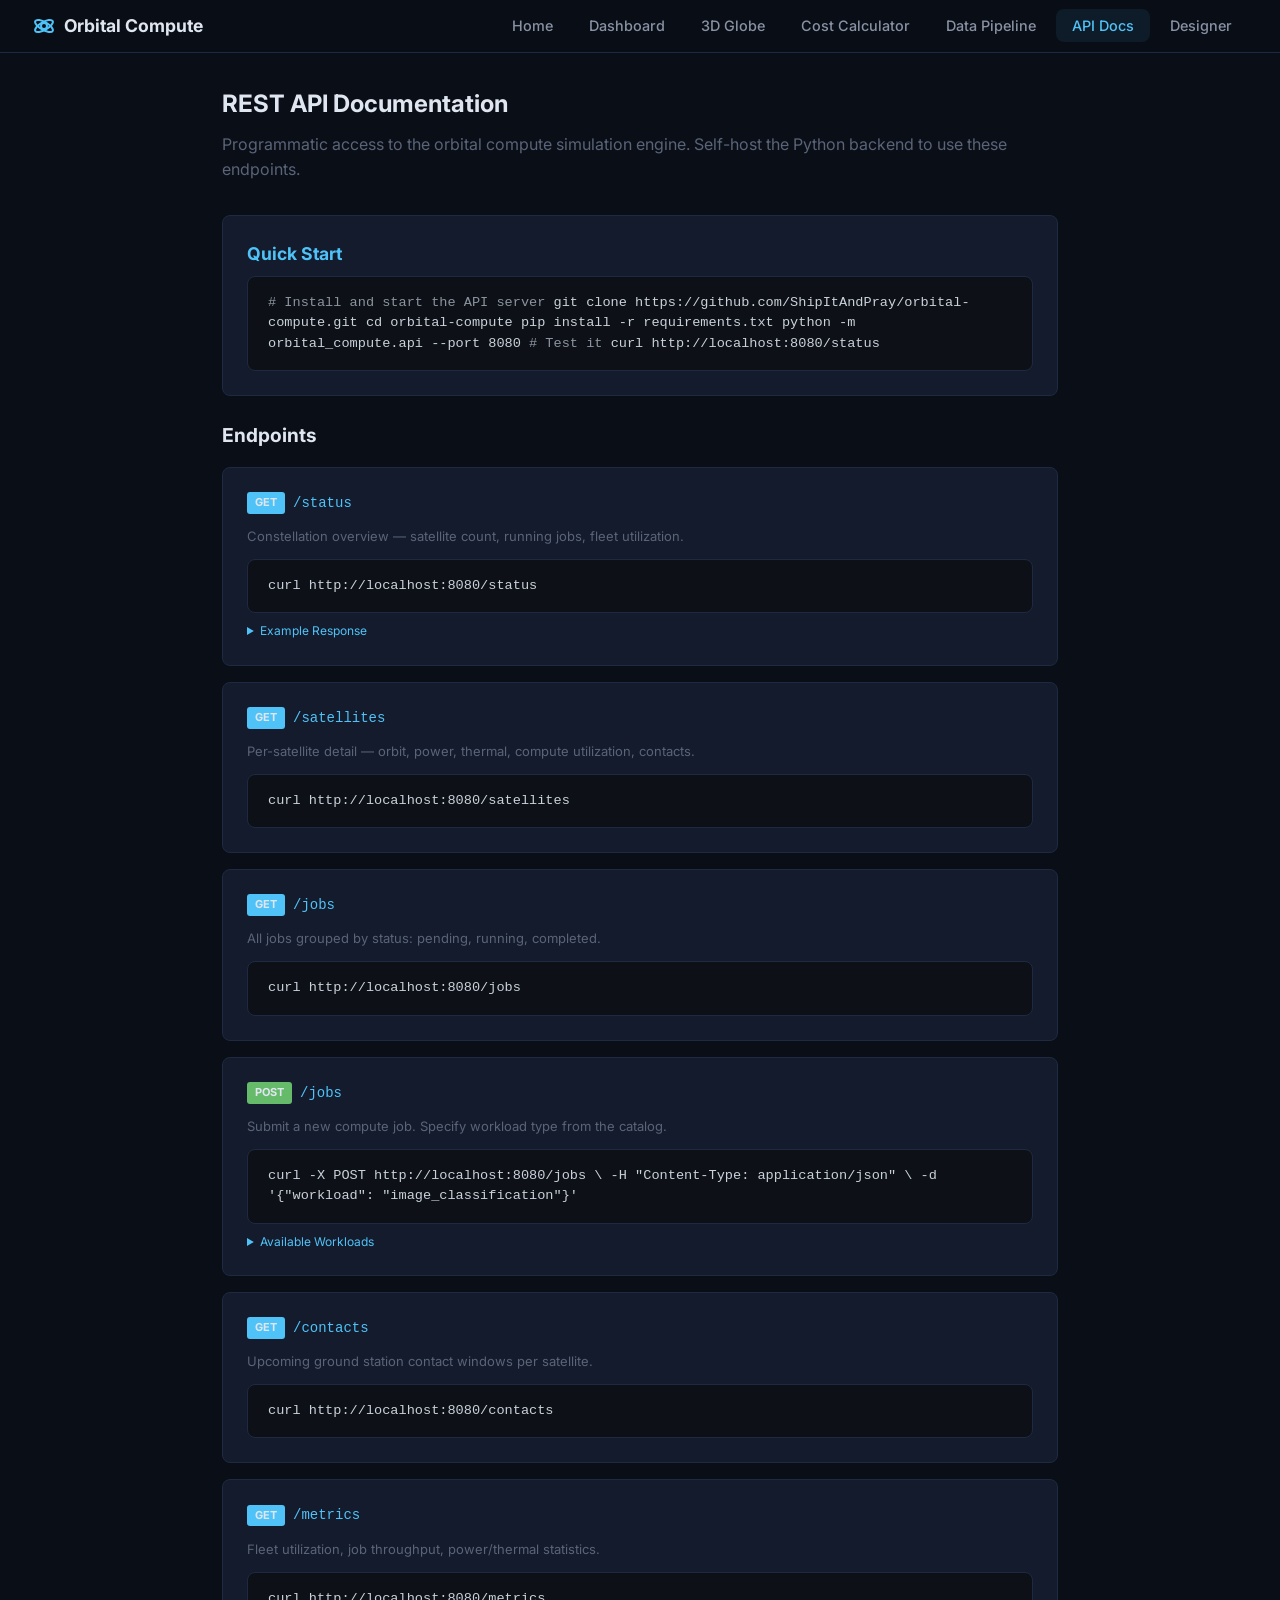
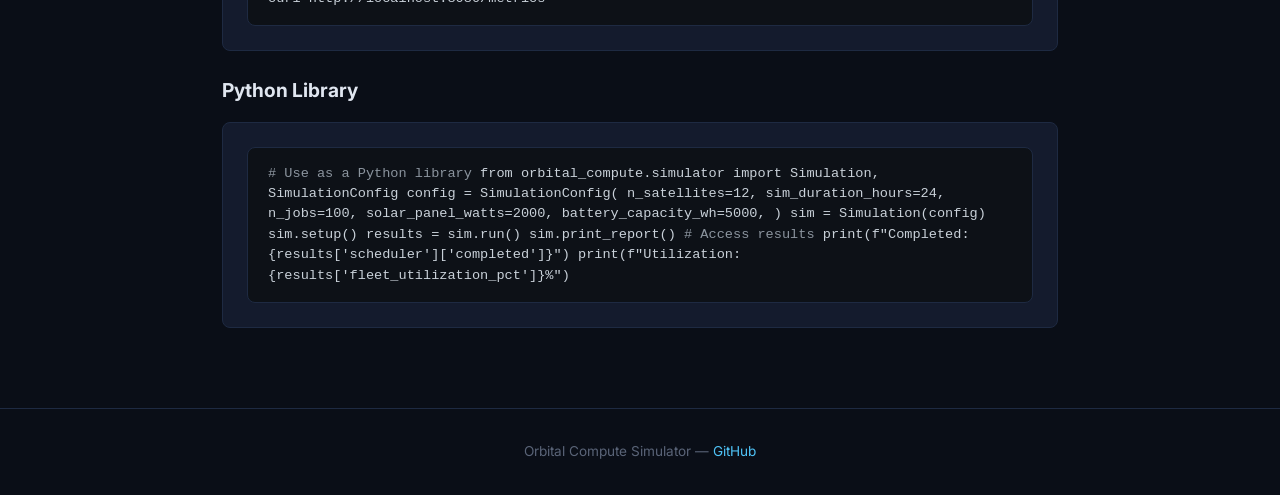
<file: docs/api-docs.html>
<!DOCTYPE html>
<html lang="en">
<head>
  <meta charset="UTF-8">
  <meta name="viewport" content="width=device-width, initial-scale=1.0">
  <title>API Documentation - Orbital Compute Simulator</title>
  <link rel="stylesheet" href="css/style.css">
  <link href="https://fonts.googleapis.com/css2?family=Inter:wght@400;500;600;700;800&display=swap" rel="stylesheet">
</head>
<body>
  <nav class="navbar">
    <a href="index.html" class="nav-brand">
      <svg viewBox="0 0 24 24" fill="none" stroke="#4fc3f7" stroke-width="2"><circle cx="12" cy="12" r="3"/><ellipse cx="12" cy="12" rx="10" ry="4" transform="rotate(-30 12 12)"/><ellipse cx="12" cy="12" rx="10" ry="4" transform="rotate(30 12 12)"/></svg>
      Orbital Compute
    </a>
    <button class="nav-toggle" onclick="document.querySelector('.nav-links').classList.toggle('open')">&#9776;</button>
    <ul class="nav-links">
      <li><a href="index.html">Home</a></li>
      <li><a href="dashboard.html">Dashboard</a></li>
      <li><a href="globe.html">3D Globe</a></li>
      <li><a href="cost.html">Cost Calculator</a></li>
      <li><a href="pipeline.html">Data Pipeline</a></li>
      <li><a href="api-docs.html" class="active">API Docs</a></li>
      <li><a href="designer.html">Designer</a></li>
    </ul>
  </nav>

  <main class="container" style="max-width:900px">
    <h1 style="font-size:1.5rem;margin-bottom:0.5rem">REST API Documentation</h1>
    <p style="color:var(--text-muted);margin-bottom:2rem">Programmatic access to the orbital compute simulation engine. Self-host the Python backend to use these endpoints.</p>

    <div class="card" style="margin-bottom:1.5rem">
      <h3 style="color:var(--accent);margin-bottom:0.5rem">Quick Start</h3>
      <div class="code-block">
<span class="comment"># Install and start the API server</span>
git clone https://github.com/ShipItAndPray/orbital-compute.git
cd orbital-compute
pip install -r requirements.txt
python -m orbital_compute.api --port 8080

<span class="comment"># Test it</span>
curl http://localhost:8080/status
      </div>
    </div>

    <h2 style="font-size:1.2rem;margin:1.5rem 0 1rem">Endpoints</h2>

    <div class="card" style="margin-bottom:1rem">
      <div style="display:flex;align-items:center;gap:0.5rem;margin-bottom:0.75rem">
        <span style="background:var(--accent);color:var(--bg);padding:2px 8px;border-radius:3px;font-size:11px;font-weight:700">GET</span>
        <code style="color:var(--accent);font-size:14px">/status</code>
      </div>
      <p style="color:var(--text-muted);font-size:13px;margin-bottom:0.75rem">Constellation overview — satellite count, running jobs, fleet utilization.</p>
      <div class="code-block">curl http://localhost:8080/status</div>
      <details style="margin-top:0.5rem"><summary style="color:var(--accent);cursor:pointer;font-size:12px">Example Response</summary>
      <div class="code-block" style="margin-top:0.5rem">{
  "n_satellites": 12,
  "running_jobs": 3,
  "completed_jobs": 47,
  "fleet_utilization_pct": 23.5,
  "total_compute_hours": 22.54
}</div></details>
    </div>

    <div class="card" style="margin-bottom:1rem">
      <div style="display:flex;align-items:center;gap:0.5rem;margin-bottom:0.75rem">
        <span style="background:var(--accent);color:var(--bg);padding:2px 8px;border-radius:3px;font-size:11px;font-weight:700">GET</span>
        <code style="color:var(--accent);font-size:14px">/satellites</code>
      </div>
      <p style="color:var(--text-muted);font-size:13px;margin-bottom:0.75rem">Per-satellite detail — orbit, power, thermal, compute utilization, contacts.</p>
      <div class="code-block">curl http://localhost:8080/satellites</div>
    </div>

    <div class="card" style="margin-bottom:1rem">
      <div style="display:flex;align-items:center;gap:0.5rem;margin-bottom:0.75rem">
        <span style="background:var(--accent);color:var(--bg);padding:2px 8px;border-radius:3px;font-size:11px;font-weight:700">GET</span>
        <code style="color:var(--accent);font-size:14px">/jobs</code>
      </div>
      <p style="color:var(--text-muted);font-size:13px;margin-bottom:0.75rem">All jobs grouped by status: pending, running, completed.</p>
      <div class="code-block">curl http://localhost:8080/jobs</div>
    </div>

    <div class="card" style="margin-bottom:1rem">
      <div style="display:flex;align-items:center;gap:0.5rem;margin-bottom:0.75rem">
        <span style="background:#66bb6a;color:var(--bg);padding:2px 8px;border-radius:3px;font-size:11px;font-weight:700">POST</span>
        <code style="color:var(--accent);font-size:14px">/jobs</code>
      </div>
      <p style="color:var(--text-muted);font-size:13px;margin-bottom:0.75rem">Submit a new compute job. Specify workload type from the catalog.</p>
      <div class="code-block">curl -X POST http://localhost:8080/jobs \
  -H "Content-Type: application/json" \
  -d '{"workload": "image_classification"}'</div>
      <details style="margin-top:0.5rem"><summary style="color:var(--accent);cursor:pointer;font-size:12px">Available Workloads</summary>
      <div class="code-block" style="margin-top:0.5rem">image_classification  — 200W, 120s, Earth Observation
change_detection      — 300W, 300s, Earth Observation
object_tracking       — 400W, 60s,  Earth Observation (realtime)
llm_inference         — 600W, 30s,  AI Inference (realtime)
image_generation      — 500W, 45s,  AI Inference
weather_model         — 800W, 3600s, Scientific (batch)
climate_analysis      — 700W, 7200s, Scientific (batch)
sar_processing        — 500W, 180s, Defense/ISR
signal_analysis       — 300W, 60s,  Defense/ISR (realtime)</div></details>
    </div>

    <div class="card" style="margin-bottom:1rem">
      <div style="display:flex;align-items:center;gap:0.5rem;margin-bottom:0.75rem">
        <span style="background:var(--accent);color:var(--bg);padding:2px 8px;border-radius:3px;font-size:11px;font-weight:700">GET</span>
        <code style="color:var(--accent);font-size:14px">/contacts</code>
      </div>
      <p style="color:var(--text-muted);font-size:13px;margin-bottom:0.75rem">Upcoming ground station contact windows per satellite.</p>
      <div class="code-block">curl http://localhost:8080/contacts</div>
    </div>

    <div class="card" style="margin-bottom:1rem">
      <div style="display:flex;align-items:center;gap:0.5rem;margin-bottom:0.75rem">
        <span style="background:var(--accent);color:var(--bg);padding:2px 8px;border-radius:3px;font-size:11px;font-weight:700">GET</span>
        <code style="color:var(--accent);font-size:14px">/metrics</code>
      </div>
      <p style="color:var(--text-muted);font-size:13px;margin-bottom:0.75rem">Fleet utilization, job throughput, power/thermal statistics.</p>
      <div class="code-block">curl http://localhost:8080/metrics</div>
    </div>

    <h2 style="font-size:1.2rem;margin:1.5rem 0 1rem">Python Library</h2>
    <div class="card">
      <div class="code-block"><span class="comment"># Use as a Python library</span>
from orbital_compute.simulator import Simulation, SimulationConfig

config = SimulationConfig(
    n_satellites=12,
    sim_duration_hours=24,
    n_jobs=100,
    solar_panel_watts=2000,
    battery_capacity_wh=5000,
)
sim = Simulation(config)
sim.setup()
results = sim.run()
sim.print_report()

<span class="comment"># Access results</span>
print(f"Completed: {results['scheduler']['completed']}")
print(f"Utilization: {results['fleet_utilization_pct']}%")</div>
    </div>
  </main>

  <footer class="footer">
    Orbital Compute Simulator &mdash; <a href="https://github.com/ShipItAndPray/orbital-compute" style="color:var(--accent)">GitHub</a>
  </footer>
</body>
</html>
</file>
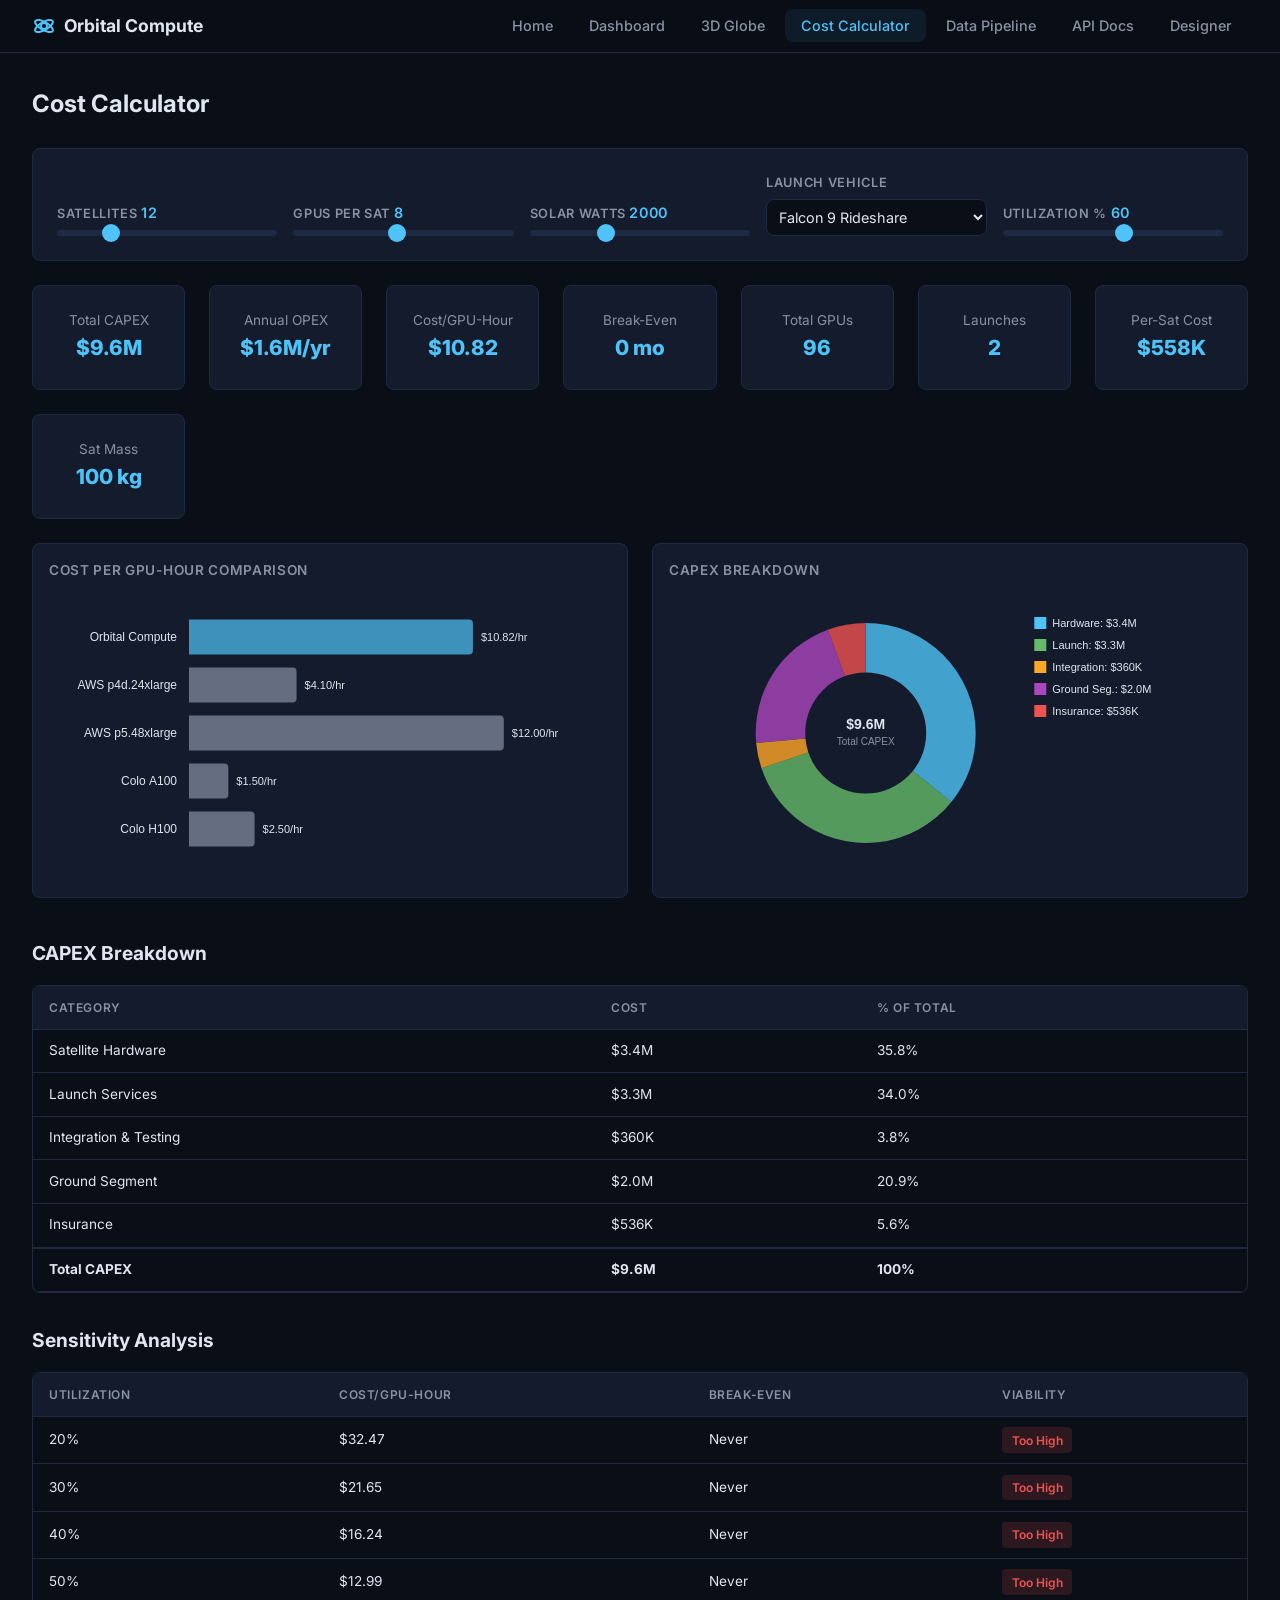
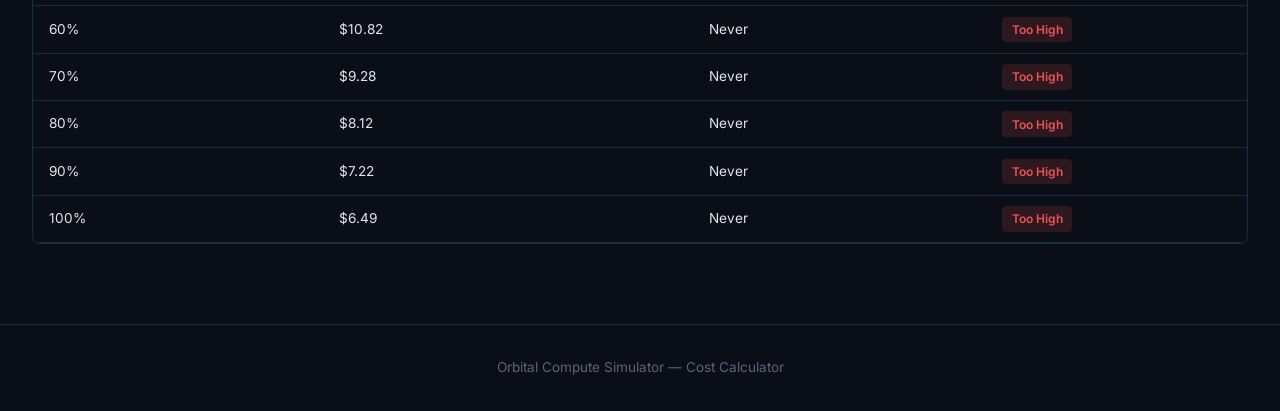
<file: docs/cost.html>
<!DOCTYPE html>
<html lang="en">
<head>
  <meta charset="UTF-8">
  <meta name="viewport" content="width=device-width, initial-scale=1.0">
  <title>Cost Calculator - Orbital Compute Simulator</title>
  <link rel="stylesheet" href="css/style.css">
  <link href="https://fonts.googleapis.com/css2?family=Inter:wght@400;500;600;700;800&display=swap" rel="stylesheet">
</head>
<body>
  <nav class="navbar">
    <a href="index.html" class="nav-brand">
      <svg viewBox="0 0 24 24" fill="none" stroke="#4fc3f7" stroke-width="2"><circle cx="12" cy="12" r="3"/><ellipse cx="12" cy="12" rx="10" ry="4" transform="rotate(-30 12 12)"/><ellipse cx="12" cy="12" rx="10" ry="4" transform="rotate(30 12 12)"/></svg>
      Orbital Compute
    </a>
    <button class="nav-toggle" onclick="document.querySelector('.nav-links').classList.toggle('open')">&#9776;</button>
    <ul class="nav-links">
      <li><a href="index.html">Home</a></li>
      <li><a href="dashboard.html">Dashboard</a></li>
      <li><a href="globe.html">3D Globe</a></li>
      <li><a href="cost.html" class="active">Cost Calculator</a></li>
      <li><a href="pipeline.html">Data Pipeline</a></li>
      <li><a href="api-docs.html">API Docs</a></li>
      <li><a href="designer.html">Designer</a></li>
    </ul>
  </nav>

  <main class="container-wide">
    <h1 style="font-size:1.5rem;margin-bottom:1.5rem">Cost Calculator</h1>

    <!-- Controls -->
    <div class="controls-panel">
      <div class="controls-grid">
        <div class="control-group">
          <label>Satellites <span class="control-value">12</span></label>
          <input type="range" id="cost-sats" min="1" max="50" value="12">
        </div>
        <div class="control-group">
          <label>GPUs per Sat <span class="control-value">8</span></label>
          <input type="range" id="cost-gpus" min="1" max="16" value="8">
        </div>
        <div class="control-group">
          <label>Solar Watts <span class="control-value">2000</span></label>
          <input type="range" id="cost-solar" min="500" max="5000" value="2000" step="100">
        </div>
        <div class="control-group">
          <label>Launch Vehicle</label>
          <select id="cost-vehicle">
            <option value="falcon9-rideshare">Falcon 9 Rideshare</option>
            <option value="falcon9-dedicated">Falcon 9 Dedicated</option>
            <option value="electron">Rocket Lab Electron</option>
            <option value="starship">SpaceX Starship</option>
          </select>
        </div>
        <div class="control-group">
          <label>Utilization % <span class="control-value">60</span></label>
          <input type="range" id="cost-util" min="10" max="100" value="60" step="5">
        </div>
      </div>
    </div>

    <!-- Summary Cards -->
    <div class="card-grid" style="grid-template-columns:repeat(auto-fit, minmax(150px, 1fr)); margin-bottom:1.5rem">
      <div class="card text-center">
        <div class="text-muted text-sm">Total CAPEX</div>
        <div id="cost-capex" class="stat-value" style="font-size:1.3rem">--</div>
      </div>
      <div class="card text-center">
        <div class="text-muted text-sm">Annual OPEX</div>
        <div id="cost-opex" class="stat-value" style="font-size:1.3rem">--</div>
      </div>
      <div class="card text-center">
        <div class="text-muted text-sm">Cost/GPU-Hour</div>
        <div id="cost-gpu-hour" class="stat-value" style="font-size:1.3rem">--</div>
      </div>
      <div class="card text-center">
        <div class="text-muted text-sm">Break-Even</div>
        <div id="cost-breakeven" class="stat-value" style="font-size:1.3rem">--</div>
      </div>
      <div class="card text-center">
        <div class="text-muted text-sm">Total GPUs</div>
        <div id="cost-total-gpus" class="stat-value" style="font-size:1.3rem">--</div>
      </div>
      <div class="card text-center">
        <div class="text-muted text-sm">Launches</div>
        <div id="cost-launches" class="stat-value" style="font-size:1.3rem">--</div>
      </div>
      <div class="card text-center">
        <div class="text-muted text-sm">Per-Sat Cost</div>
        <div id="cost-sat-cost" class="stat-value" style="font-size:1.3rem">--</div>
      </div>
      <div class="card text-center">
        <div class="text-muted text-sm">Sat Mass</div>
        <div id="cost-sat-mass" class="stat-value" style="font-size:1.3rem">--</div>
      </div>
    </div>

    <!-- Charts -->
    <div style="display:grid;grid-template-columns:1fr 1fr;gap:1.5rem;margin-bottom:1.5rem">
      <div class="chart-container">
        <div class="chart-title">Cost per GPU-Hour Comparison</div>
        <canvas id="chart-comparison" style="height:280px"></canvas>
      </div>
      <div class="chart-container">
        <div class="chart-title">CAPEX Breakdown</div>
        <canvas id="chart-capex" style="height:280px"></canvas>
      </div>
    </div>

    <!-- CAPEX Breakdown Table -->
    <h2 style="font-size:1.2rem;margin:1.5rem 0 1rem">CAPEX Breakdown</h2>
    <div class="table-wrap mb-2">
      <table>
        <thead>
          <tr>
            <th>Category</th>
            <th>Cost</th>
            <th>% of Total</th>
          </tr>
        </thead>
        <tbody id="capex-breakdown-body">
          <tr><td colspan="3" class="text-muted text-center">Calculating...</td></tr>
        </tbody>
      </table>
    </div>

    <!-- Sensitivity Analysis -->
    <h2 style="font-size:1.2rem;margin:1.5rem 0 1rem">Sensitivity Analysis</h2>
    <div class="table-wrap">
      <table>
        <thead>
          <tr>
            <th>Utilization</th>
            <th>Cost/GPU-Hour</th>
            <th>Break-Even</th>
            <th>Viability</th>
          </tr>
        </thead>
        <tbody id="sensitivity-body">
          <tr><td colspan="4" class="text-muted text-center">Calculating...</td></tr>
        </tbody>
      </table>
    </div>
  </main>

  <footer class="footer">
    Orbital Compute Simulator &mdash; Cost Calculator
  </footer>

  <script type="module" src="js/cost.js"></script>
</body>
</html>
</file>
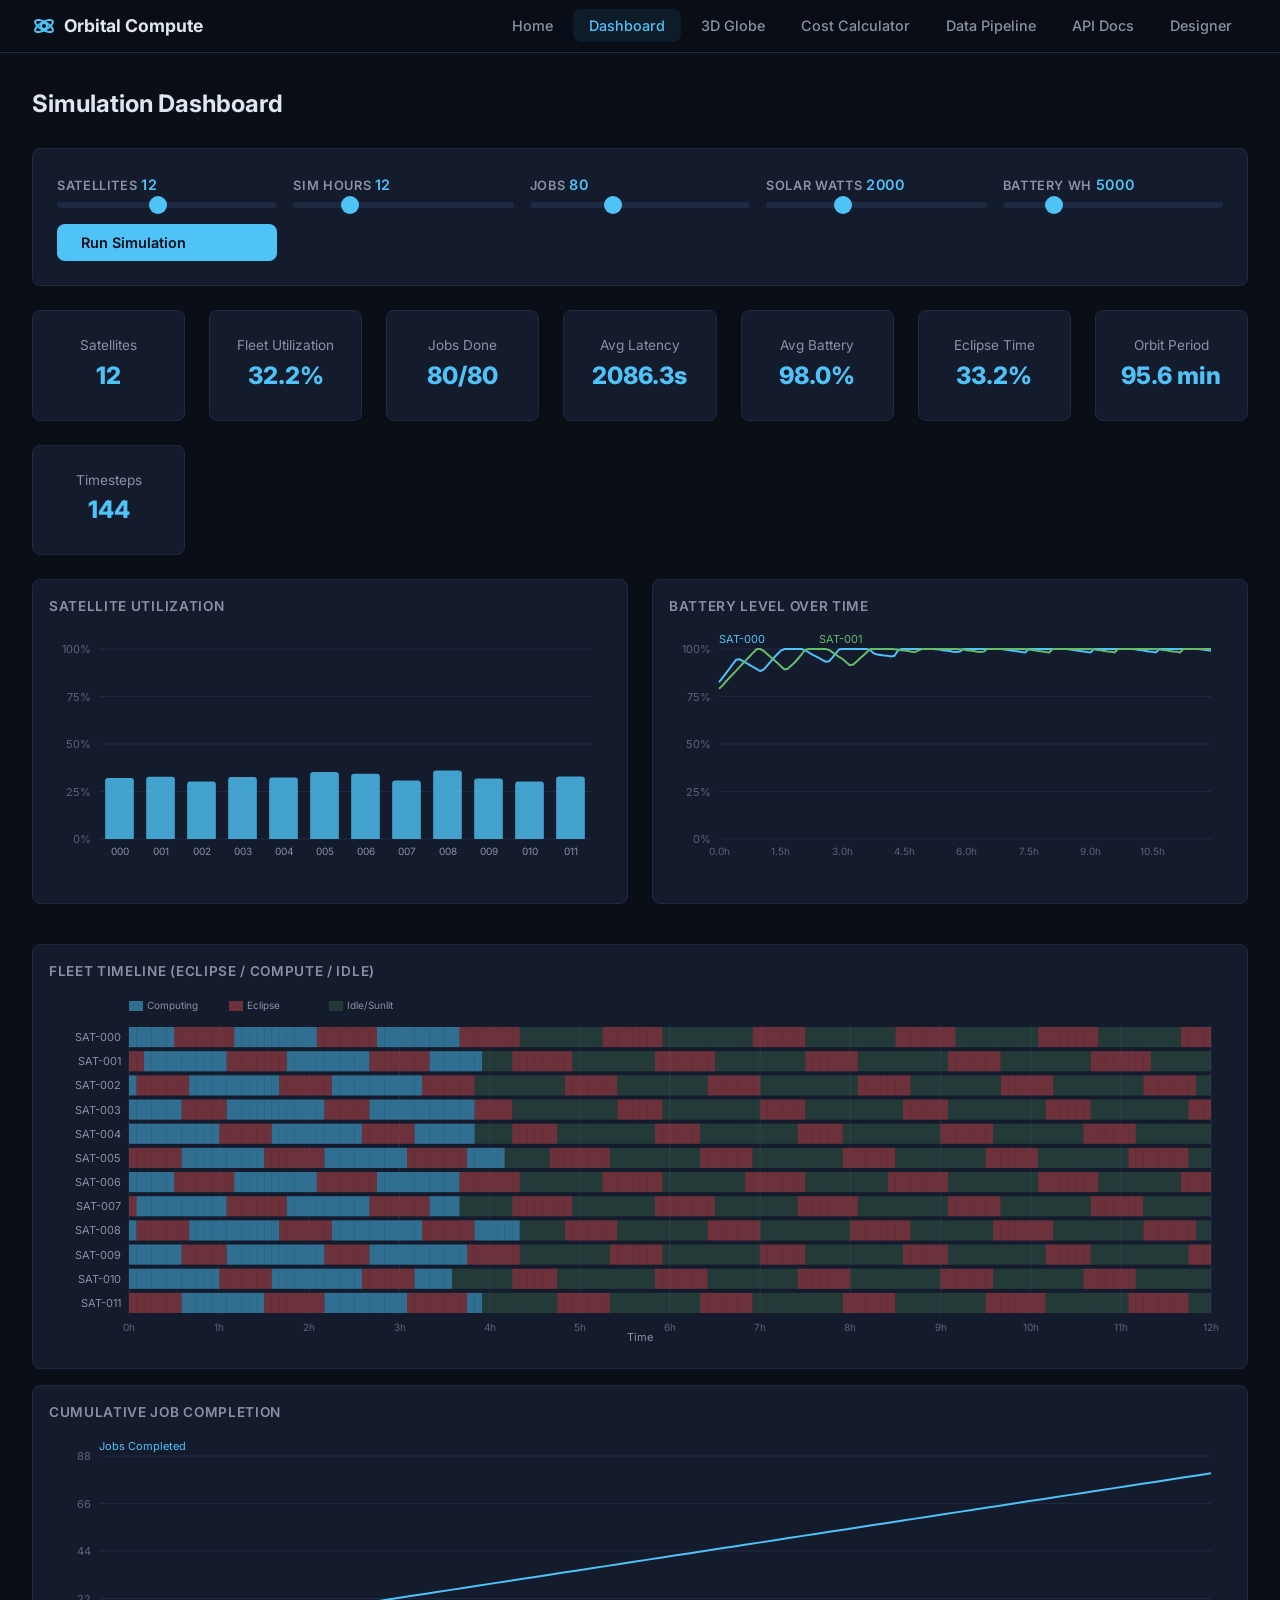
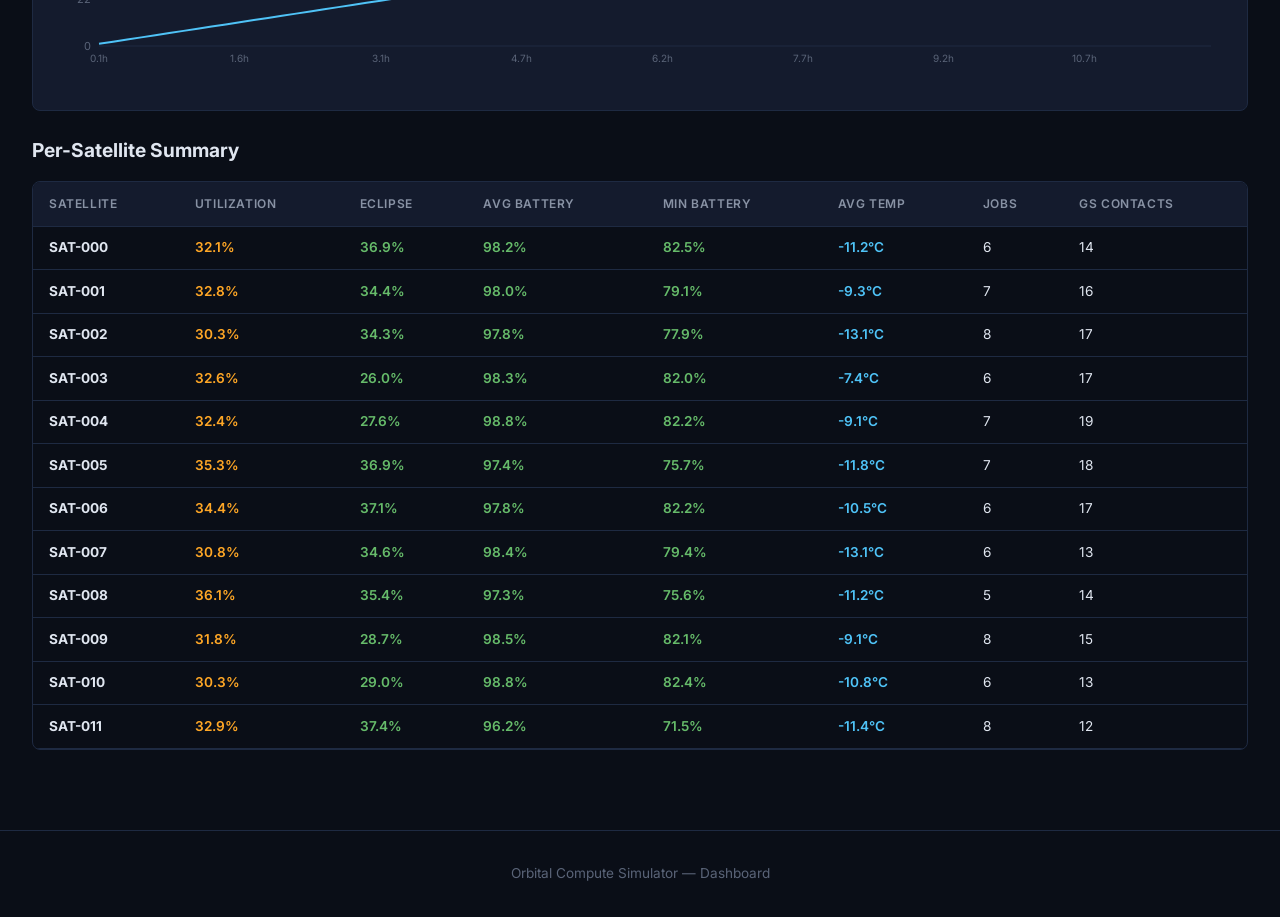
<file: docs/dashboard.html>
<!DOCTYPE html>
<html lang="en">
<head>
  <meta charset="UTF-8">
  <meta name="viewport" content="width=device-width, initial-scale=1.0">
  <title>Dashboard - Orbital Compute Simulator</title>
  <link rel="stylesheet" href="css/style.css">
  <link href="https://fonts.googleapis.com/css2?family=Inter:wght@400;500;600;700;800&display=swap" rel="stylesheet">
</head>
<body>
  <nav class="navbar">
    <a href="index.html" class="nav-brand">
      <svg viewBox="0 0 24 24" fill="none" stroke="#4fc3f7" stroke-width="2"><circle cx="12" cy="12" r="3"/><ellipse cx="12" cy="12" rx="10" ry="4" transform="rotate(-30 12 12)"/><ellipse cx="12" cy="12" rx="10" ry="4" transform="rotate(30 12 12)"/></svg>
      Orbital Compute
    </a>
    <button class="nav-toggle" onclick="document.querySelector('.nav-links').classList.toggle('open')">&#9776;</button>
    <ul class="nav-links">
      <li><a href="index.html">Home</a></li>
      <li><a href="dashboard.html" class="active">Dashboard</a></li>
      <li><a href="globe.html">3D Globe</a></li>
      <li><a href="cost.html">Cost Calculator</a></li>
      <li><a href="pipeline.html">Data Pipeline</a></li>
      <li><a href="api-docs.html">API Docs</a></li>
      <li><a href="designer.html">Designer</a></li>
    </ul>
  </nav>

  <main class="container-wide">
    <h1 style="font-size:1.5rem;margin-bottom:1.5rem">Simulation Dashboard</h1>

    <!-- Controls -->
    <div class="controls-panel">
      <div class="controls-grid">
        <div class="control-group">
          <label>Satellites <span class="control-value">12</span></label>
          <input type="range" id="ctrl-sats" min="2" max="24" value="12">
        </div>
        <div class="control-group">
          <label>Sim Hours <span class="control-value">12</span></label>
          <input type="range" id="ctrl-hours" min="1" max="48" value="12">
        </div>
        <div class="control-group">
          <label>Jobs <span class="control-value">80</span></label>
          <input type="range" id="ctrl-jobs" min="10" max="200" value="80" step="10">
        </div>
        <div class="control-group">
          <label>Solar Watts <span class="control-value">2000</span></label>
          <input type="range" id="ctrl-solar" min="500" max="5000" value="2000" step="100">
        </div>
        <div class="control-group">
          <label>Battery Wh <span class="control-value">5000</span></label>
          <input type="range" id="ctrl-battery" min="1000" max="20000" value="5000" step="500">
        </div>
        <div class="control-group" style="justify-content:flex-end">
          <button id="run-sim-btn" class="btn btn-primary">Run Simulation</button>
        </div>
      </div>
    </div>

    <!-- Stats Cards -->
    <div class="card-grid" style="grid-template-columns:repeat(auto-fit, minmax(150px, 1fr)); margin-bottom:1.5rem">
      <div class="card text-center">
        <div class="text-muted text-sm">Satellites</div>
        <div id="stat-sats" class="stat-value" style="font-size:1.5rem">--</div>
      </div>
      <div class="card text-center">
        <div class="text-muted text-sm">Fleet Utilization</div>
        <div id="stat-util" class="stat-value" style="font-size:1.5rem">--</div>
      </div>
      <div class="card text-center">
        <div class="text-muted text-sm">Jobs Done</div>
        <div id="stat-jobs" class="stat-value" style="font-size:1.5rem">--</div>
      </div>
      <div class="card text-center">
        <div class="text-muted text-sm">Avg Latency</div>
        <div id="stat-latency" class="stat-value" style="font-size:1.5rem">--</div>
      </div>
      <div class="card text-center">
        <div class="text-muted text-sm">Avg Battery</div>
        <div id="stat-battery" class="stat-value" style="font-size:1.5rem">--</div>
      </div>
      <div class="card text-center">
        <div class="text-muted text-sm">Eclipse Time</div>
        <div id="stat-eclipse" class="stat-value" style="font-size:1.5rem">--</div>
      </div>
      <div class="card text-center">
        <div class="text-muted text-sm">Orbit Period</div>
        <div id="stat-period" class="stat-value" style="font-size:1.5rem">--</div>
      </div>
      <div class="card text-center">
        <div class="text-muted text-sm">Timesteps</div>
        <div id="stat-steps" class="stat-value" style="font-size:1.5rem">--</div>
      </div>
    </div>

    <!-- Charts Row -->
    <div style="display:grid;grid-template-columns:1fr 1fr;gap:1.5rem;margin-bottom:1.5rem">
      <div class="chart-container">
        <div class="chart-title">Satellite Utilization</div>
        <canvas id="chart-utilization" style="height:250px"></canvas>
      </div>
      <div class="chart-container">
        <div class="chart-title">Battery Level Over Time</div>
        <canvas id="chart-battery" style="height:250px"></canvas>
      </div>
    </div>

    <!-- Timeline -->
    <div class="chart-container">
      <div class="chart-title">Fleet Timeline (Eclipse / Compute / Idle)</div>
      <canvas id="chart-timeline" style="height:350px"></canvas>
    </div>

    <!-- Job Completion -->
    <div class="chart-container mt-1">
      <div class="chart-title">Cumulative Job Completion</div>
      <canvas id="chart-jobs" style="height:250px"></canvas>
    </div>

    <!-- Satellite Table -->
    <h2 style="font-size:1.2rem;margin:1.5rem 0 1rem">Per-Satellite Summary</h2>
    <div class="table-wrap">
      <table>
        <thead>
          <tr>
            <th>Satellite</th>
            <th>Utilization</th>
            <th>Eclipse</th>
            <th>Avg Battery</th>
            <th>Min Battery</th>
            <th>Avg Temp</th>
            <th>Jobs</th>
            <th>GS Contacts</th>
          </tr>
        </thead>
        <tbody id="sat-table-body">
          <tr><td colspan="8" class="text-muted text-center">Loading simulation data...</td></tr>
        </tbody>
      </table>
    </div>
  </main>

  <footer class="footer">
    Orbital Compute Simulator &mdash; Dashboard
  </footer>

  <script type="module" src="js/dashboard.js"></script>
</body>
</html>
</file>
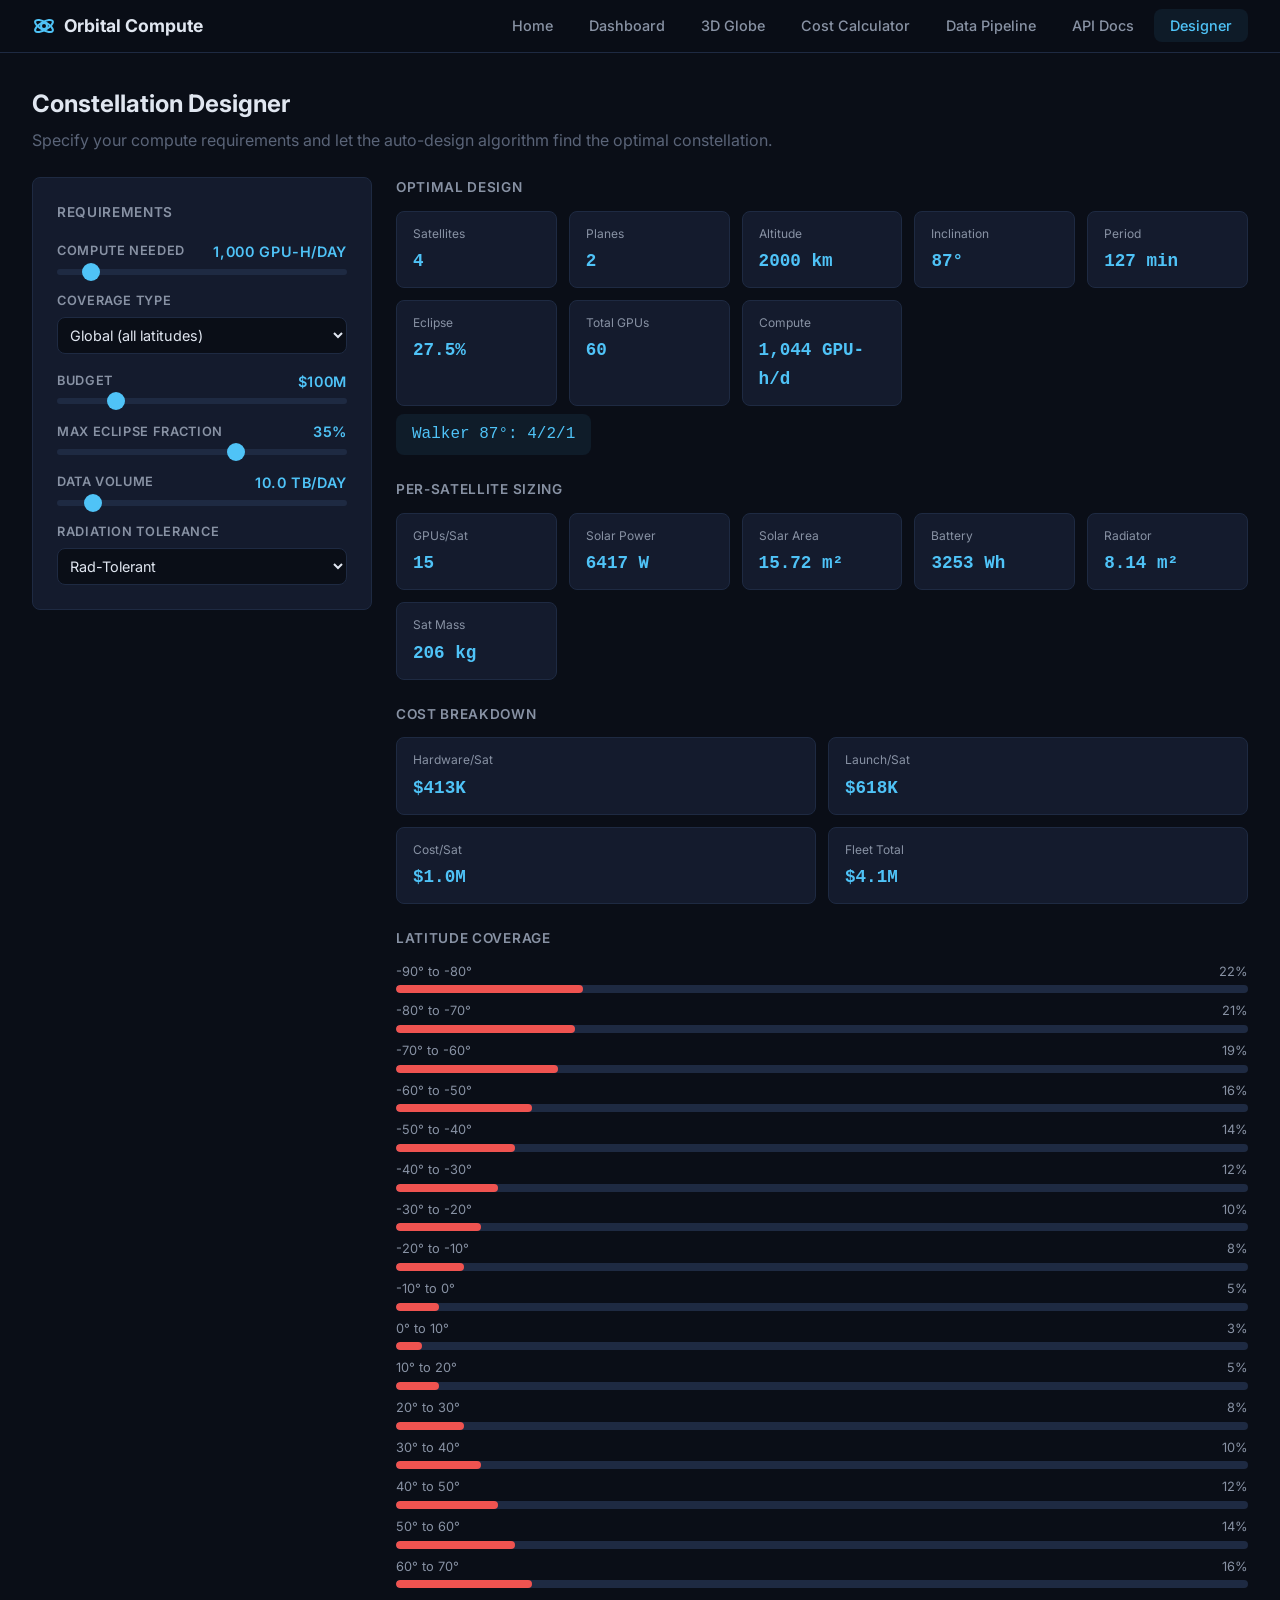
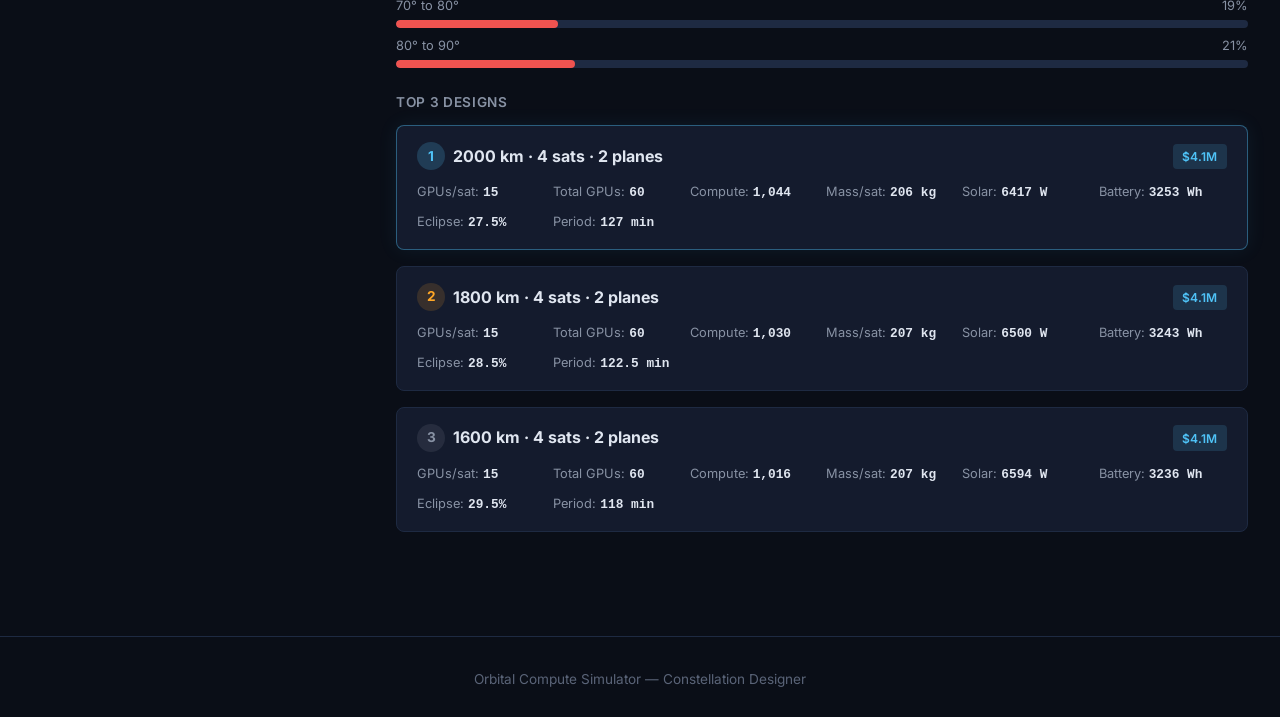
<file: docs/designer.html>
<!DOCTYPE html>
<html lang="en">
<head>
  <meta charset="UTF-8">
  <meta name="viewport" content="width=device-width, initial-scale=1.0">
  <title>Constellation Designer - Orbital Compute Simulator</title>
  <link rel="stylesheet" href="css/style.css">
  <link href="https://fonts.googleapis.com/css2?family=Inter:wght@400;500;600;700;800&display=swap" rel="stylesheet">
  <style>
    .designer-layout {
      display: grid;
      grid-template-columns: 340px 1fr;
      gap: 1.5rem;
      align-items: start;
    }
    @media (max-width: 960px) {
      .designer-layout { grid-template-columns: 1fr; }
    }
    .input-panel .control-group { margin-bottom: 1rem; }
    .input-panel .control-group:last-child { margin-bottom: 0; }
    .input-panel label {
      display: flex;
      justify-content: space-between;
      align-items: center;
    }
    .results-section { margin-bottom: 1.5rem; }
    .results-section h3 {
      font-size: 0.85rem;
      text-transform: uppercase;
      letter-spacing: 0.05em;
      color: var(--text-secondary);
      margin-bottom: 0.75rem;
      font-weight: 600;
    }
    .metric-grid {
      display: grid;
      grid-template-columns: repeat(auto-fit, minmax(140px, 1fr));
      gap: 0.75rem;
    }
    .metric-card {
      background: var(--bg-card);
      border: 1px solid var(--border);
      border-radius: var(--radius);
      padding: 0.75rem 1rem;
    }
    .metric-label {
      font-size: 0.75rem;
      color: var(--text-secondary);
      margin-bottom: 0.25rem;
    }
    .metric-value {
      font-size: 1.1rem;
      font-weight: 700;
      color: var(--accent);
      font-family: var(--font-mono);
    }
    .metric-value.warn { color: var(--warning); }
    .metric-value.danger { color: var(--danger); }
    .metric-value.success { color: var(--success); }
    .walker-notation {
      font-family: var(--font-mono);
      font-size: 1rem;
      color: var(--accent);
      background: rgba(79, 195, 247, 0.08);
      padding: 0.5rem 1rem;
      border-radius: var(--radius);
      display: inline-block;
      margin-top: 0.5rem;
    }
    .coverage-bar-container {
      margin-bottom: 0.5rem;
    }
    .coverage-bar-label {
      display: flex;
      justify-content: space-between;
      font-size: 0.8rem;
      color: var(--text-secondary);
      margin-bottom: 0.2rem;
    }
    .coverage-bar-track {
      height: 8px;
      background: var(--border);
      border-radius: 4px;
      overflow: hidden;
    }
    .coverage-bar-fill {
      height: 100%;
      border-radius: 4px;
      background: var(--accent);
      transition: width 0.3s;
    }
    .design-rank {
      display: flex;
      align-items: center;
      gap: 0.5rem;
      margin-bottom: 0.75rem;
    }
    .design-rank .rank-num {
      width: 28px;
      height: 28px;
      border-radius: 50%;
      display: flex;
      align-items: center;
      justify-content: center;
      font-weight: 700;
      font-size: 0.85rem;
    }
    .rank-1 { background: rgba(79, 195, 247, 0.2); color: var(--accent); }
    .rank-2 { background: rgba(255, 167, 38, 0.15); color: var(--warning); }
    .rank-3 { background: rgba(139, 148, 158, 0.15); color: var(--text-secondary); }
    .design-card {
      background: var(--bg-card);
      border: 1px solid var(--border);
      border-radius: var(--radius);
      padding: 1rem 1.25rem;
      margin-bottom: 1rem;
      transition: all 0.2s;
    }
    .design-card:hover {
      border-color: rgba(79, 195, 247, 0.3);
    }
    .design-card.best {
      border-color: rgba(79, 195, 247, 0.4);
      box-shadow: 0 0 20px rgba(79, 195, 247, 0.08);
    }
    .design-card .mini-grid {
      display: grid;
      grid-template-columns: repeat(auto-fit, minmax(110px, 1fr));
      gap: 0.5rem;
      margin-top: 0.75rem;
    }
    .design-card .mini-metric {
      font-size: 0.8rem;
    }
    .design-card .mini-metric span {
      color: var(--text-secondary);
    }
    .design-card .mini-metric strong {
      color: var(--text-primary);
      font-family: var(--font-mono);
    }
    .no-design {
      text-align: center;
      padding: 2rem;
      color: var(--text-muted);
    }
    .cost-breakdown-grid {
      display: grid;
      grid-template-columns: 1fr 1fr;
      gap: 0.75rem;
    }
    @media (max-width: 600px) {
      .cost-breakdown-grid { grid-template-columns: 1fr; }
    }
  </style>
</head>
<body>
  <nav class="navbar">
    <a href="index.html" class="nav-brand">
      <svg viewBox="0 0 24 24" fill="none" stroke="#4fc3f7" stroke-width="2"><circle cx="12" cy="12" r="3"/><ellipse cx="12" cy="12" rx="10" ry="4" transform="rotate(-30 12 12)"/><ellipse cx="12" cy="12" rx="10" ry="4" transform="rotate(30 12 12)"/></svg>
      Orbital Compute
    </a>
    <button class="nav-toggle" onclick="document.querySelector('.nav-links').classList.toggle('open')">&#9776;</button>
    <ul class="nav-links">
      <li><a href="index.html">Home</a></li>
      <li><a href="dashboard.html">Dashboard</a></li>
      <li><a href="globe.html">3D Globe</a></li>
      <li><a href="cost.html">Cost Calculator</a></li>
      <li><a href="pipeline.html">Data Pipeline</a></li>
      <li><a href="api-docs.html">API Docs</a></li>
      <li><a href="designer.html" class="active">Designer</a></li>
    </ul>
  </nav>

  <main class="container-wide">
    <h1 style="font-size:1.5rem;margin-bottom:0.25rem">Constellation Designer</h1>
    <p style="color:var(--text-muted);margin-bottom:1.5rem">Specify your compute requirements and let the auto-design algorithm find the optimal constellation.</p>

    <div class="designer-layout">
      <!-- Left: Input Panel -->
      <div class="input-panel">
        <div class="controls-panel">
          <h3 style="font-size:0.85rem;text-transform:uppercase;letter-spacing:0.05em;color:var(--text-secondary);margin-bottom:1rem;font-weight:600">Requirements</h3>

          <div class="control-group">
            <label>Compute Needed <span class="control-value" id="val-compute">1000 GPU-h/day</span></label>
            <input type="range" id="ctrl-compute" min="100" max="10000" value="1000" step="100">
          </div>

          <div class="control-group">
            <label>Coverage Type</label>
            <select id="ctrl-coverage">
              <option value="global">Global (all latitudes)</option>
              <option value="tropical">Tropical (+-30&deg;)</option>
              <option value="polar">Polar (>60&deg;)</option>
            </select>
          </div>

          <div class="control-group">
            <label>Budget <span class="control-value" id="val-budget">$100M</span></label>
            <input type="range" id="ctrl-budget" min="10" max="500" value="100" step="10">
          </div>

          <div class="control-group">
            <label>Max Eclipse Fraction <span class="control-value" id="val-eclipse">35%</span></label>
            <input type="range" id="ctrl-eclipse" min="10" max="50" value="35">
          </div>

          <div class="control-group">
            <label>Data Volume <span class="control-value" id="val-data">10 TB/day</span></label>
            <input type="range" id="ctrl-data" min="1" max="1000" value="100" step="1">
          </div>

          <div class="control-group">
            <label>Radiation Tolerance</label>
            <select id="ctrl-radiation">
              <option value="commercial">Commercial</option>
              <option value="rad_tolerant" selected>Rad-Tolerant</option>
              <option value="rad_hard">Rad-Hard</option>
            </select>
          </div>
        </div>
      </div>

      <!-- Right: Results Panel -->
      <div id="results-panel">
        <div id="design-status" class="no-design">Calculating...</div>
        <div id="design-results" style="display:none">

          <!-- Best Design Summary -->
          <div class="results-section">
            <h3>Optimal Design</h3>
            <div class="metric-grid" id="best-metrics"></div>
            <div id="walker-display"></div>
          </div>

          <!-- Per-Satellite Sizing -->
          <div class="results-section">
            <h3>Per-Satellite Sizing</h3>
            <div class="metric-grid" id="sat-metrics"></div>
          </div>

          <!-- Cost Breakdown -->
          <div class="results-section">
            <h3>Cost Breakdown</h3>
            <div class="cost-breakdown-grid" id="cost-metrics"></div>
          </div>

          <!-- Coverage Map -->
          <div class="results-section">
            <h3>Latitude Coverage</h3>
            <div id="coverage-map"></div>
          </div>

          <!-- Top 3 Designs Comparison -->
          <div class="results-section">
            <h3>Top 3 Designs</h3>
            <div id="top-designs"></div>
          </div>
        </div>
      </div>
    </div>
  </main>

  <footer class="footer">
    Orbital Compute Simulator &mdash; Constellation Designer
  </footer>

  <script>
  (function() {
    // === Constants ===
    const R_EARTH = 6371;        // km
    const MU = 398600.4418;      // km^3/s^2
    const STEFAN_BOLTZMANN = 5.67e-8;
    const GPU_POWER_W = 300;     // watts per GPU
    const HOUSEKEEPING_W = 150;  // avionics, comms, ADCS
    const GPU_COMPUTE_H = 24;    // 1 GPU running 24h = 24 GPU-hours/day
    const SOLAR_EFFICIENCY = 0.30;
    const SOLAR_FLUX = 1361;     // W/m^2
    const SOLAR_MASS_PER_M2 = 3; // kg/m^2
    const BATTERY_ENERGY_DENSITY = 200; // Wh/kg
    const RADIATOR_MASS_PER_M2 = 5;    // kg/m^2
    const RADIATOR_EMISSIVITY = 0.85;
    const RADIATOR_TEMP_K = 330;        // operating temp
    const STRUCTURE_FRACTION = 0.15;    // 15% of payload mass

    // Cost factors
    const COST_PER_KG_LAUNCH = 3000;   // $/kg (Falcon 9 class)
    const RAD_COST_MULT = { commercial: 1.0, rad_tolerant: 1.5, rad_hard: 3.0 };
    const GPU_COST = 15000;             // $ per space-qualified GPU equivalent

    // Coverage: inclination map
    const COVERAGE_INCLINATIONS = {
      global: 87,    // near-polar SSO
      tropical: 28,  // low inclination
      polar: 97      // SSO
    };

    // === DOM refs ===
    const ctrlCompute   = document.getElementById('ctrl-compute');
    const ctrlCoverage  = document.getElementById('ctrl-coverage');
    const ctrlBudget    = document.getElementById('ctrl-budget');
    const ctrlEclipse   = document.getElementById('ctrl-eclipse');
    const ctrlData      = document.getElementById('ctrl-data');
    const ctrlRadiation = document.getElementById('ctrl-radiation');

    const valCompute = document.getElementById('val-compute');
    const valBudget  = document.getElementById('val-budget');
    const valEclipse = document.getElementById('val-eclipse');
    const valData    = document.getElementById('val-data');

    // === Orbital mechanics ===
    function orbitalPeriod(alt_km) {
      const a = R_EARTH + alt_km;
      return 2 * Math.PI * Math.sqrt(Math.pow(a, 3) / MU); // seconds
    }

    function eclipseFraction(alt_km) {
      const a = R_EARTH + alt_km;
      const rho = Math.asin(R_EARTH / a);
      return rho / Math.PI; // fraction of orbit in shadow
    }

    // === Coverage model ===
    function coverageBands(alt_km, incl_deg, n_sats, n_planes) {
      // Simple geometric coverage model
      const a = R_EARTH + alt_km;
      // Half-angle of coverage cone
      const eta = Math.acos(R_EARTH / a);
      const coverage_lat_width = eta * (180 / Math.PI); // degrees of lat covered per pass
      const sats_per_plane = Math.max(1, Math.round(n_sats / n_planes));

      const bands = [];
      for (let lat = -90; lat <= 80; lat += 10) {
        const latRad = Math.abs(lat) * Math.PI / 180;
        const inclRad = incl_deg * Math.PI / 180;
        let cov = 0;

        if (Math.abs(lat) <= incl_deg + coverage_lat_width) {
          // Overlap factor from multiple planes and sats
          const plane_spread = 180 / n_planes;
          const revisit_factor = Math.min(1, (n_planes * coverage_lat_width * 2) / 360);
          // Higher coverage near inclination latitude
          const lat_factor = 1 - 0.5 * Math.abs(Math.abs(lat) - incl_deg) / (coverage_lat_width + 10);
          cov = Math.min(100, Math.max(0, revisit_factor * lat_factor * sats_per_plane * 25));
          cov = Math.min(100, Math.round(cov));
        }
        bands.push({ lat_from: lat, lat_to: lat + 10, coverage: cov });
      }
      return bands;
    }

    // === Design algorithm ===
    function designConstellation(params) {
      const { compute_gpu_h, coverage_type, budget_M, max_eclipse_frac, data_tb_day, radiation } = params;
      const inclination = COVERAGE_INCLINATIONS[coverage_type];
      const budget_dollars = budget_M * 1e6;
      const rad_mult = RAD_COST_MULT[radiation];

      const candidates = [];
      const altitudes = [];
      for (let alt = 400; alt <= 2000; alt += 200) {
        altitudes.push(alt);
      }

      for (const alt of altitudes) {
        const period_s = orbitalPeriod(alt);
        const period_min = period_s / 60;
        const ecl_frac = eclipseFraction(alt);

        // Check eclipse constraint
        if (ecl_frac > max_eclipse_frac / 100) continue;

        const sun_frac = 1 - ecl_frac;

        // Try different numbers of satellites
        for (let n_sats = 4; n_sats <= 200; n_sats += 2) {
          // How many GPUs per satellite to meet total compute?
          const effective_hours_per_gpu = GPU_COMPUTE_H * sun_frac; // only compute in sunlight (simplified)
          const total_gpu_h_per_sat = effective_hours_per_gpu;
          const gpus_needed_total = Math.ceil(compute_gpu_h / total_gpu_h_per_sat);
          const gpus_per_sat = Math.max(1, Math.ceil(gpus_needed_total / n_sats));

          // Power budget
          const gpu_power = gpus_per_sat * GPU_POWER_W;
          const total_power = gpu_power + HOUSEKEEPING_W;

          // Solar panel sizing (must generate enough in sunlight to power + charge battery)
          const eclipse_energy_wh = total_power * (ecl_frac * period_s / 3600);
          const sun_duration_h = sun_frac * period_s / 3600;
          const charge_power = eclipse_energy_wh / sun_duration_h; // power to recharge battery during sunlight
          const total_solar_power = total_power + charge_power;
          const solar_area_m2 = total_solar_power / (SOLAR_FLUX * SOLAR_EFFICIENCY);
          const solar_watts = total_solar_power;

          // Battery sizing (survive eclipse)
          const battery_wh = eclipse_energy_wh * 1.2; // 20% margin
          const battery_mass = battery_wh / BATTERY_ENERGY_DENSITY;

          // Radiator sizing (reject GPU heat + housekeeping)
          const heat_to_reject = total_power; // W
          const radiator_power_per_m2 = STEFAN_BOLTZMANN * RADIATOR_EMISSIVITY * Math.pow(RADIATOR_TEMP_K, 4);
          const radiator_area_m2 = heat_to_reject / radiator_power_per_m2;
          const radiator_mass = radiator_area_m2 * RADIATOR_MASS_PER_M2;

          // Mass budget
          const solar_mass = solar_area_m2 * SOLAR_MASS_PER_M2;
          const gpu_mass = gpus_per_sat * 5; // ~5 kg per GPU module
          const payload_mass = gpu_mass + solar_mass + battery_mass + radiator_mass;
          const structure_mass = payload_mass * STRUCTURE_FRACTION;
          const sat_mass = payload_mass + structure_mass;

          // Cost
          const hw_per_sat = (gpus_per_sat * GPU_COST * rad_mult) +
                             (solar_area_m2 * 500) +
                             (battery_wh * 0.5) +
                             (radiator_area_m2 * 2000) +
                             50000; // bus, avionics, comms
          const launch_per_sat = sat_mass * COST_PER_KG_LAUNCH;
          const cost_per_sat = hw_per_sat + launch_per_sat;
          const fleet_cost = cost_per_sat * n_sats;

          if (fleet_cost > budget_dollars) continue;
          if (sat_mass > 5000) continue; // unreasonably large

          // Determine planes (Walker delta pattern)
          let n_planes;
          if (n_sats <= 6) n_planes = 2;
          else if (n_sats <= 18) n_planes = Math.min(6, Math.ceil(n_sats / 3));
          else n_planes = Math.min(12, Math.ceil(n_sats / 4));

          const actual_compute = n_sats * gpus_per_sat * effective_hours_per_gpu;

          candidates.push({
            altitude: alt,
            n_sats,
            n_planes,
            inclination,
            period_min: Math.round(period_min * 10) / 10,
            eclipse_frac: Math.round(ecl_frac * 1000) / 10,
            gpus_per_sat,
            total_gpus: n_sats * gpus_per_sat,
            solar_watts: Math.round(solar_watts),
            solar_area_m2: Math.round(solar_area_m2 * 100) / 100,
            battery_wh: Math.round(battery_wh),
            radiator_area_m2: Math.round(radiator_area_m2 * 100) / 100,
            sat_mass: Math.round(sat_mass),
            hw_per_sat: Math.round(hw_per_sat),
            launch_per_sat: Math.round(launch_per_sat),
            cost_per_sat: Math.round(cost_per_sat),
            fleet_cost: Math.round(fleet_cost),
            fleet_cost_M: Math.round(fleet_cost / 1e6 * 10) / 10,
            actual_compute: Math.round(actual_compute),
            coverage: coverageBands(alt, inclination, n_sats, n_planes)
          });
        }
      }

      // Sort by fleet cost (cheapest first)
      candidates.sort((a, b) => a.fleet_cost - b.fleet_cost);

      // Return top 3
      return candidates.slice(0, 3);
    }

    // === Rendering ===
    function formatDollars(n) {
      if (n >= 1e9) return '$' + (n / 1e9).toFixed(1) + 'B';
      if (n >= 1e6) return '$' + (n / 1e6).toFixed(1) + 'M';
      if (n >= 1e3) return '$' + (n / 1e3).toFixed(0) + 'K';
      return '$' + n;
    }

    function renderResults(designs) {
      const statusEl = document.getElementById('design-status');
      const resultsEl = document.getElementById('design-results');

      if (designs.length === 0) {
        statusEl.style.display = 'block';
        statusEl.innerHTML = '<div style="color:var(--danger);font-weight:600">No feasible design found</div><p class="text-muted text-sm" style="margin-top:0.5rem">Try increasing budget, relaxing eclipse constraint, or reducing compute requirements.</p>';
        resultsEl.style.display = 'none';
        return;
      }

      statusEl.style.display = 'none';
      resultsEl.style.display = 'block';

      const best = designs[0];

      // Best Design Metrics
      document.getElementById('best-metrics').innerHTML = [
        { label: 'Satellites', value: best.n_sats },
        { label: 'Planes', value: best.n_planes },
        { label: 'Altitude', value: best.altitude + ' km' },
        { label: 'Inclination', value: best.inclination + '&deg;' },
        { label: 'Period', value: best.period_min + ' min' },
        { label: 'Eclipse', value: best.eclipse_frac + '%' },
        { label: 'Total GPUs', value: best.total_gpus },
        { label: 'Compute', value: best.actual_compute.toLocaleString() + ' GPU-h/d' },
      ].map(m => `<div class="metric-card"><div class="metric-label">${m.label}</div><div class="metric-value">${m.value}</div></div>`).join('');

      // Walker notation: i:T/P/F
      const F = 1; // phase factor
      document.getElementById('walker-display').innerHTML =
        `<div class="walker-notation">Walker ${best.inclination}&deg;: ${best.n_sats}/${best.n_planes}/${F}</div>`;

      // Per-Satellite Sizing
      document.getElementById('sat-metrics').innerHTML = [
        { label: 'GPUs/Sat', value: best.gpus_per_sat },
        { label: 'Solar Power', value: best.solar_watts + ' W' },
        { label: 'Solar Area', value: best.solar_area_m2 + ' m&sup2;' },
        { label: 'Battery', value: best.battery_wh + ' Wh' },
        { label: 'Radiator', value: best.radiator_area_m2 + ' m&sup2;' },
        { label: 'Sat Mass', value: best.sat_mass + ' kg' },
      ].map(m => `<div class="metric-card"><div class="metric-label">${m.label}</div><div class="metric-value">${m.value}</div></div>`).join('');

      // Cost Breakdown
      document.getElementById('cost-metrics').innerHTML = [
        { label: 'Hardware/Sat', value: formatDollars(best.hw_per_sat) },
        { label: 'Launch/Sat', value: formatDollars(best.launch_per_sat) },
        { label: 'Cost/Sat', value: formatDollars(best.cost_per_sat) },
        { label: 'Fleet Total', value: formatDollars(best.fleet_cost), cls: best.fleet_cost > best.fleet_cost * 0.9 ? '' : 'success' },
      ].map(m => `<div class="metric-card"><div class="metric-label">${m.label}</div><div class="metric-value ${m.cls || ''}">${m.value}</div></div>`).join('');

      // Coverage Map
      const coverageHtml = best.coverage.map(b => {
        const color = b.coverage >= 80 ? 'var(--success)' :
                      b.coverage >= 40 ? 'var(--warning)' :
                      b.coverage > 0  ? 'var(--danger)' : 'var(--border)';
        return `<div class="coverage-bar-container">
          <div class="coverage-bar-label">
            <span>${b.lat_from}&deg; to ${b.lat_to}&deg;</span>
            <span>${b.coverage}%</span>
          </div>
          <div class="coverage-bar-track">
            <div class="coverage-bar-fill" style="width:${b.coverage}%;background:${color}"></div>
          </div>
        </div>`;
      }).join('');
      document.getElementById('coverage-map').innerHTML = coverageHtml;

      // Top 3 Designs
      const rankClasses = ['rank-1', 'rank-2', 'rank-3'];
      const topHtml = designs.map((d, i) => {
        return `<div class="design-card ${i === 0 ? 'best' : ''}">
          <div class="design-rank">
            <div class="rank-num ${rankClasses[i]}">${i + 1}</div>
            <strong>${d.altitude} km &middot; ${d.n_sats} sats &middot; ${d.n_planes} planes</strong>
            <span class="badge badge-info" style="margin-left:auto">${formatDollars(d.fleet_cost)}</span>
          </div>
          <div class="mini-grid">
            <div class="mini-metric"><span>GPUs/sat: </span><strong>${d.gpus_per_sat}</strong></div>
            <div class="mini-metric"><span>Total GPUs: </span><strong>${d.total_gpus}</strong></div>
            <div class="mini-metric"><span>Compute: </span><strong>${d.actual_compute.toLocaleString()}</strong></div>
            <div class="mini-metric"><span>Mass/sat: </span><strong>${d.sat_mass} kg</strong></div>
            <div class="mini-metric"><span>Solar: </span><strong>${d.solar_watts} W</strong></div>
            <div class="mini-metric"><span>Battery: </span><strong>${d.battery_wh} Wh</strong></div>
            <div class="mini-metric"><span>Eclipse: </span><strong>${d.eclipse_frac}%</strong></div>
            <div class="mini-metric"><span>Period: </span><strong>${d.period_min} min</strong></div>
          </div>
        </div>`;
      }).join('');
      document.getElementById('top-designs').innerHTML = topHtml;
    }

    // === Update Loop ===
    function update() {
      const params = {
        compute_gpu_h: parseInt(ctrlCompute.value),
        coverage_type: ctrlCoverage.value,
        budget_M: parseInt(ctrlBudget.value),
        max_eclipse_frac: parseInt(ctrlEclipse.value),
        data_tb_day: parseFloat(ctrlData.value) / 10,
        radiation: ctrlRadiation.value,
      };

      // Update display values
      valCompute.textContent = parseInt(ctrlCompute.value).toLocaleString() + ' GPU-h/day';
      valBudget.textContent = '$' + parseInt(ctrlBudget.value) + 'M';
      valEclipse.textContent = ctrlEclipse.value + '%';
      valData.textContent = (parseFloat(ctrlData.value) / 10).toFixed(1) + ' TB/day';

      const designs = designConstellation(params);
      renderResults(designs);
    }

    // === Bind events ===
    [ctrlCompute, ctrlCoverage, ctrlBudget, ctrlEclipse, ctrlData, ctrlRadiation].forEach(el => {
      el.addEventListener('input', update);
    });

    // Initial run
    update();
  })();
  </script>
</body>
</html>
</file>
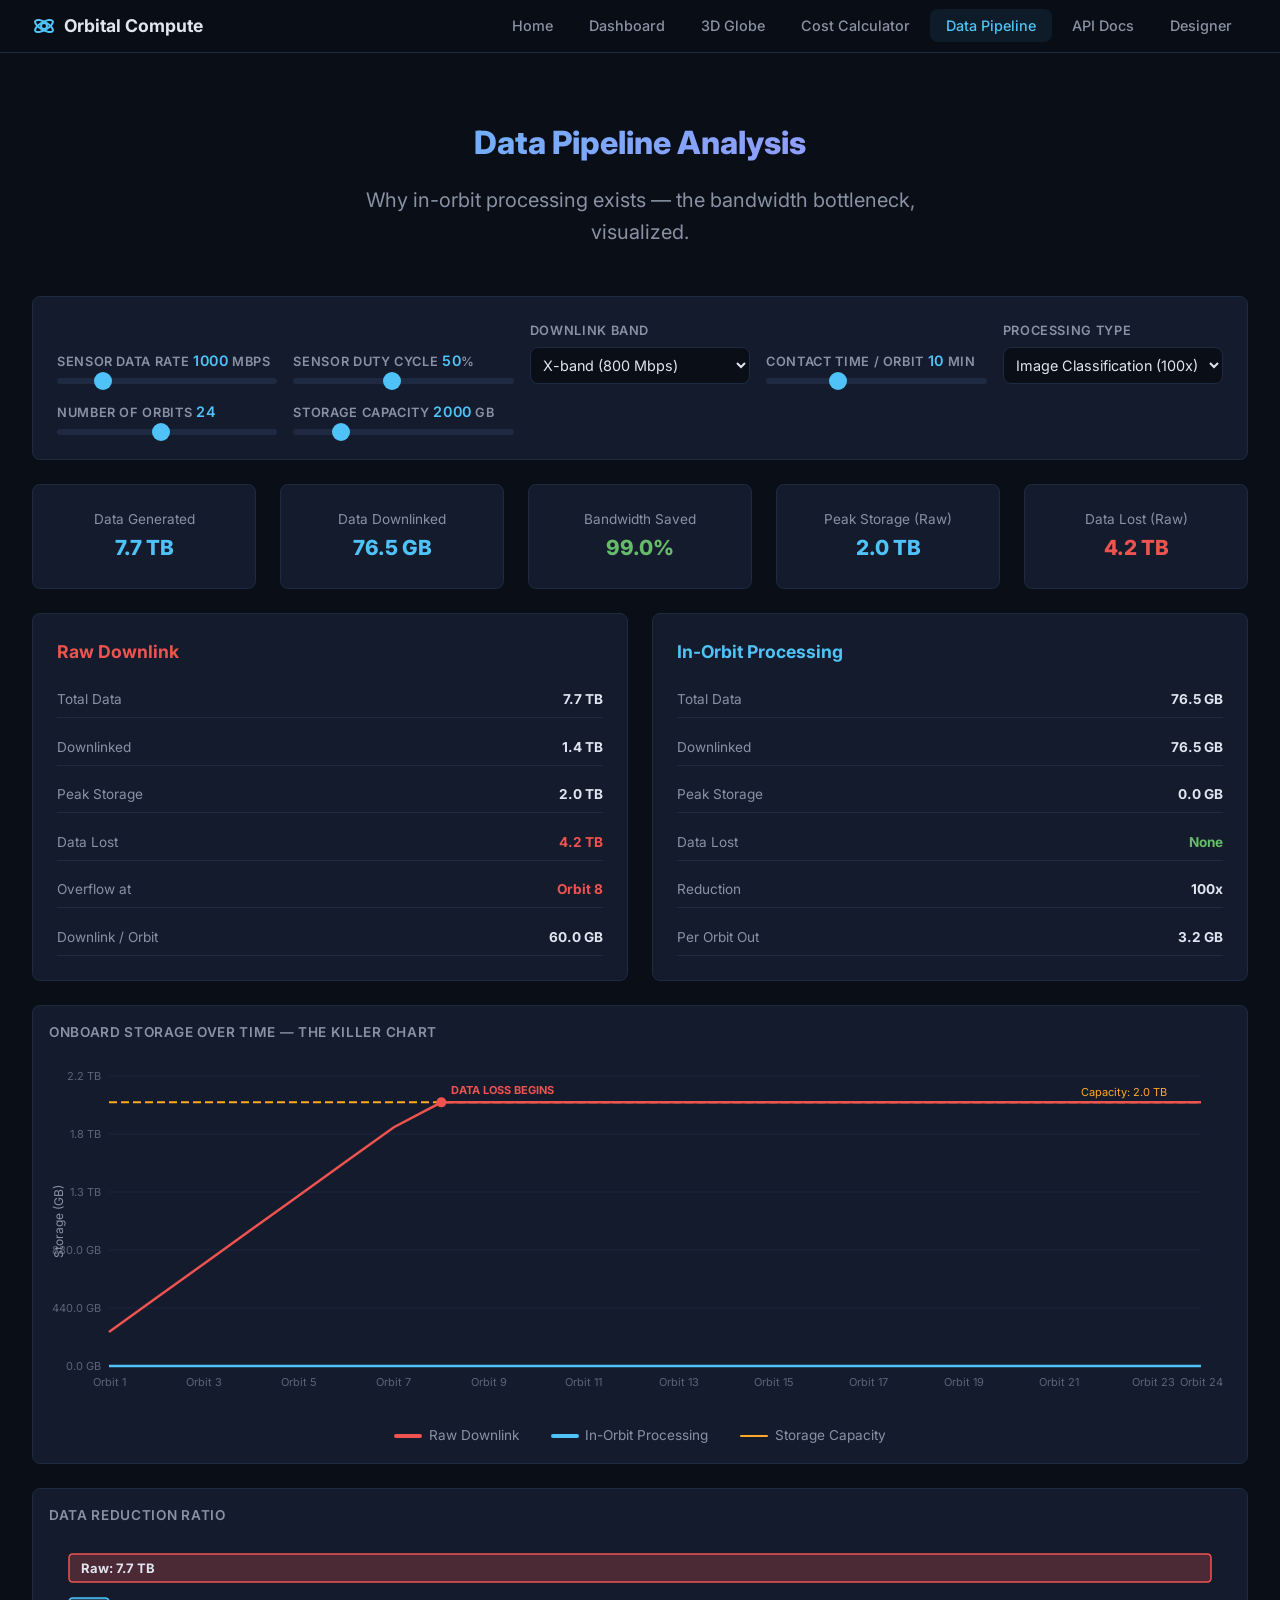
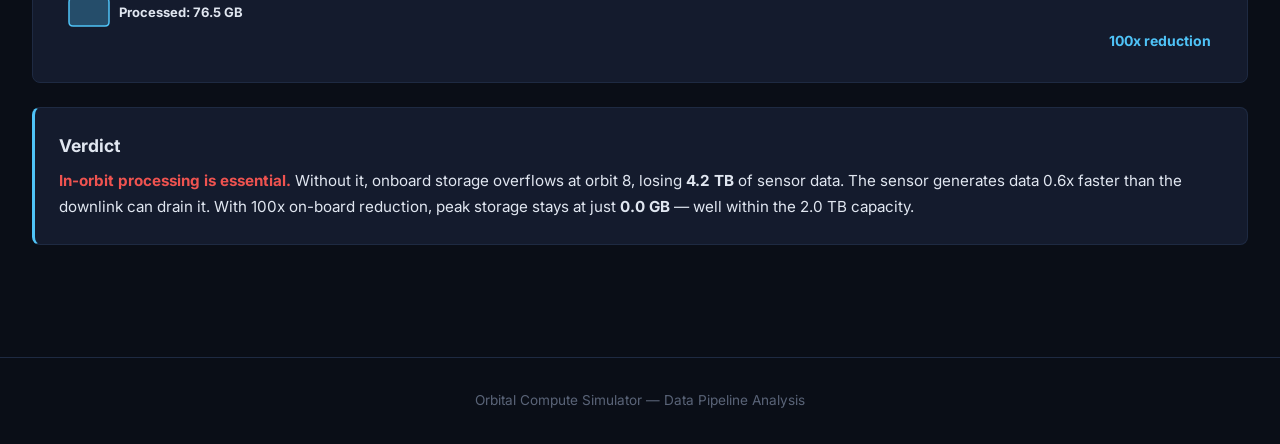
<file: docs/pipeline.html>
<!DOCTYPE html>
<html lang="en">
<head>
  <meta charset="UTF-8">
  <meta name="viewport" content="width=device-width, initial-scale=1.0">
  <title>Data Pipeline Analysis - Orbital Compute Simulator</title>
  <link rel="stylesheet" href="css/style.css">
  <link href="https://fonts.googleapis.com/css2?family=Inter:wght@400;500;600;700;800&display=swap" rel="stylesheet">
</head>
<body>
  <nav class="navbar">
    <a href="index.html" class="nav-brand">
      <svg viewBox="0 0 24 24" fill="none" stroke="#4fc3f7" stroke-width="2"><circle cx="12" cy="12" r="3"/><ellipse cx="12" cy="12" rx="10" ry="4" transform="rotate(-30 12 12)"/><ellipse cx="12" cy="12" rx="10" ry="4" transform="rotate(30 12 12)"/></svg>
      Orbital Compute
    </a>
    <button class="nav-toggle" onclick="document.querySelector('.nav-links').classList.toggle('open')">&#9776;</button>
    <ul class="nav-links">
      <li><a href="index.html">Home</a></li>
      <li><a href="dashboard.html">Dashboard</a></li>
      <li><a href="globe.html">3D Globe</a></li>
      <li><a href="cost.html">Cost Calculator</a></li>
      <li><a href="pipeline.html" class="active">Data Pipeline</a></li>
      <li><a href="api-docs.html">API Docs</a></li>
      <li><a href="designer.html">Designer</a></li>
    </ul>
  </nav>

  <main class="container-wide">
    <div class="hero" style="padding:2rem 2rem 1rem">
      <h1 style="font-size:2rem">Data Pipeline Analysis</h1>
      <p class="tagline">Why in-orbit processing exists &mdash; the bandwidth bottleneck, visualized.</p>
    </div>

    <!-- Controls -->
    <div class="controls-panel">
      <div class="controls-grid">
        <div class="control-group">
          <label>Sensor Data Rate <span class="control-value" id="val-datarate">1000</span> Mbps</label>
          <input type="range" id="sensor-datarate" min="100" max="5000" value="1000" step="50">
        </div>
        <div class="control-group">
          <label>Sensor Duty Cycle <span class="control-value" id="val-duty">50</span>%</label>
          <input type="range" id="sensor-duty" min="10" max="100" value="50" step="5">
        </div>
        <div class="control-group">
          <label>Downlink Band</label>
          <select id="downlink-band">
            <option value="10">S-band (10 Mbps)</option>
            <option value="800" selected>X-band (800 Mbps)</option>
            <option value="2000">Ka-band (2 Gbps)</option>
            <option value="10000">Optical (10 Gbps)</option>
          </select>
        </div>
        <div class="control-group">
          <label>Contact Time / Orbit <span class="control-value" id="val-contact">10</span> min</label>
          <input type="range" id="contact-time" min="1" max="30" value="10">
        </div>
        <div class="control-group">
          <label>Processing Type</label>
          <select id="processing-type">
            <option value="1">Raw (no reduction)</option>
            <option value="100" selected>Image Classification (100x)</option>
            <option value="50">Change Detection (50x)</option>
            <option value="200">Object Detection (200x)</option>
            <option value="10">SAR Processing (10x)</option>
          </select>
        </div>
        <div class="control-group">
          <label>Number of Orbits <span class="control-value" id="val-orbits">24</span></label>
          <input type="range" id="num-orbits" min="1" max="50" value="24">
        </div>
        <div class="control-group">
          <label>Storage Capacity <span class="control-value" id="val-storage">2000</span> GB</label>
          <input type="range" id="storage-capacity" min="100" max="10000" value="2000" step="100">
        </div>
      </div>
    </div>

    <!-- Summary Cards -->
    <div class="card-grid" style="grid-template-columns:repeat(auto-fit, minmax(160px, 1fr)); margin-bottom:1.5rem" id="summary-cards">
      <div class="card text-center">
        <div class="text-muted text-sm">Data Generated</div>
        <div id="stat-generated" class="stat-value" style="font-size:1.3rem">--</div>
      </div>
      <div class="card text-center">
        <div class="text-muted text-sm">Data Downlinked</div>
        <div id="stat-downlinked" class="stat-value" style="font-size:1.3rem">--</div>
      </div>
      <div class="card text-center">
        <div class="text-muted text-sm">Bandwidth Saved</div>
        <div id="stat-saved" class="stat-value" style="font-size:1.3rem;color:var(--success)">--</div>
      </div>
      <div class="card text-center">
        <div class="text-muted text-sm">Peak Storage (Raw)</div>
        <div id="stat-peak" class="stat-value" style="font-size:1.3rem">--</div>
      </div>
      <div class="card text-center">
        <div class="text-muted text-sm">Data Lost (Raw)</div>
        <div id="stat-lost" class="stat-value" style="font-size:1.3rem;color:var(--danger)">--</div>
      </div>
    </div>

    <!-- Side-by-side comparison -->
    <div style="display:grid;grid-template-columns:1fr 1fr;gap:1.5rem;margin-bottom:1.5rem">
      <div class="card" id="compare-raw">
        <h3 style="color:var(--danger);margin-bottom:1rem">Raw Downlink</h3>
        <div style="display:flex;flex-direction:column;gap:0.75rem" id="raw-stats"></div>
      </div>
      <div class="card" id="compare-processed">
        <h3 style="color:var(--accent);margin-bottom:1rem">In-Orbit Processing</h3>
        <div style="display:flex;flex-direction:column;gap:0.75rem" id="processed-stats"></div>
      </div>
    </div>

    <!-- The Key Chart -->
    <div class="chart-container" style="margin-bottom:1.5rem">
      <div class="chart-title">Onboard Storage Over Time &mdash; The Killer Chart</div>
      <canvas id="chart-storage" style="height:350px"></canvas>
      <div style="display:flex;gap:2rem;justify-content:center;margin-top:0.75rem">
        <div style="display:flex;align-items:center;gap:0.4rem">
          <span style="width:28px;height:4px;background:#ef5350;border-radius:2px;display:inline-block"></span>
          <span class="text-sm text-muted">Raw Downlink</span>
        </div>
        <div style="display:flex;align-items:center;gap:0.4rem">
          <span style="width:28px;height:4px;background:#4fc3f7;border-radius:2px;display:inline-block"></span>
          <span class="text-sm text-muted">In-Orbit Processing</span>
        </div>
        <div style="display:flex;align-items:center;gap:0.4rem">
          <span style="width:28px;height:2px;background:#ffa726;border-radius:1px;display:inline-block;border-top:2px dashed #ffa726"></span>
          <span class="text-sm text-muted">Storage Capacity</span>
        </div>
      </div>
    </div>

    <!-- Data Reduction Ratio Bar -->
    <div class="chart-container" style="margin-bottom:1.5rem">
      <div class="chart-title">Data Reduction Ratio</div>
      <canvas id="chart-reduction" style="height:120px"></canvas>
    </div>

    <!-- Verdict -->
    <div class="card" style="margin-bottom:2rem;border-left:3px solid var(--accent)">
      <h3 style="margin-bottom:0.5rem">Verdict</h3>
      <p id="verdict-text" class="text-muted" style="font-size:0.95rem;line-height:1.7">--</p>
    </div>
  </main>

  <footer class="footer">
    Orbital Compute Simulator &mdash; Data Pipeline Analysis
  </footer>

  <script>
    // === State ===
    const els = {
      datarate: document.getElementById('sensor-datarate'),
      duty: document.getElementById('sensor-duty'),
      band: document.getElementById('downlink-band'),
      contact: document.getElementById('contact-time'),
      processing: document.getElementById('processing-type'),
      orbits: document.getElementById('num-orbits'),
      storage: document.getElementById('storage-capacity'),
    };

    const valEls = {
      datarate: document.getElementById('val-datarate'),
      duty: document.getElementById('val-duty'),
      contact: document.getElementById('val-contact'),
      orbits: document.getElementById('val-orbits'),
      storage: document.getElementById('val-storage'),
    };

    // Update value displays on slider input
    Object.keys(valEls).forEach(key => {
      els[key].addEventListener('input', () => {
        valEls[key].textContent = els[key].value;
        recalculate();
      });
    });
    els.band.addEventListener('change', recalculate);
    els.processing.addEventListener('change', recalculate);

    function getParams() {
      const orbitPeriodMin = 95; // ~LEO orbit
      return {
        datarateMbps: +els.datarate.value,
        dutyCycle: +els.duty.value / 100,
        downlinkMbps: +els.band.value,
        contactMin: +els.contact.value,
        reductionFactor: +els.processing.value,
        numOrbits: +els.orbits.value,
        storageGB: +els.storage.value,
        orbitPeriodMin: orbitPeriodMin,
        collectMin: orbitPeriodMin - (+els.contact.value), // collection happens outside contact
      };
    }

    function simulate(p) {
      const results = { raw: [], processed: [] };
      let rawStorage = 0, procStorage = 0;
      let rawLost = 0;
      let totalGenerated = 0, totalDownlinkedRaw = 0, totalDownlinkedProc = 0;

      for (let i = 1; i <= p.numOrbits; i++) {
        // Data generated this orbit (GB) = rate * duty * collect time
        const collectSec = p.collectMin * 60;
        const generatedGB = (p.datarateMbps * p.dutyCycle * collectSec) / 8 / 1000;
        totalGenerated += generatedGB;

        // Downlink capacity per contact (GB)
        const downlinkGB = (p.downlinkMbps * p.contactMin * 60) / 8 / 1000;

        // === Raw path ===
        rawStorage += generatedGB;
        const rawDownlink = Math.min(rawStorage, downlinkGB);
        rawStorage -= rawDownlink;
        totalDownlinkedRaw += rawDownlink;
        // Check overflow
        if (rawStorage > p.storageGB) {
          rawLost += rawStorage - p.storageGB;
          rawStorage = p.storageGB;
        }
        results.raw.push(rawStorage);

        // === Processed path ===
        const processedGB = generatedGB / p.reductionFactor;
        procStorage += processedGB;
        const procDownlink = Math.min(procStorage, downlinkGB);
        procStorage -= procDownlink;
        totalDownlinkedProc += procDownlink;
        if (procStorage > p.storageGB) {
          procStorage = p.storageGB;
        }
        results.processed.push(procStorage);
      }

      return {
        ...results,
        totalGenerated,
        totalDownlinkedRaw,
        totalDownlinkedProc,
        rawLost,
        peakRaw: Math.max(...results.raw),
        peakProc: Math.max(...results.processed),
        reductionFactor: p.reductionFactor,
      };
    }

    function fmt(gb) {
      if (gb >= 1000) return (gb / 1000).toFixed(1) + ' TB';
      return gb.toFixed(1) + ' GB';
    }

    function drawStorageChart(p, sim) {
      const canvas = document.getElementById('chart-storage');
      const dpr = window.devicePixelRatio || 1;
      const rect = canvas.getBoundingClientRect();
      canvas.width = rect.width * dpr;
      canvas.height = rect.height * dpr;
      const ctx = canvas.getContext('2d');
      ctx.scale(dpr, dpr);
      const W = rect.width, H = rect.height;

      ctx.clearRect(0, 0, W, H);

      const pad = { top: 20, right: 30, bottom: 40, left: 60 };
      const plotW = W - pad.left - pad.right;
      const plotH = H - pad.top - pad.bottom;

      const maxY = Math.max(p.storageGB, sim.peakRaw) * 1.1;
      const n = p.numOrbits;

      function xPos(i) { return pad.left + (i / (n - 1 || 1)) * plotW; }
      function yPos(v) { return pad.top + plotH - (v / maxY) * plotH; }

      // Grid lines
      ctx.strokeStyle = 'rgba(30,42,66,0.8)';
      ctx.lineWidth = 1;
      const gridSteps = 5;
      for (let i = 0; i <= gridSteps; i++) {
        const y = pad.top + (i / gridSteps) * plotH;
        ctx.beginPath();
        ctx.moveTo(pad.left, y);
        ctx.lineTo(W - pad.right, y);
        ctx.stroke();
        const val = maxY - (i / gridSteps) * maxY;
        ctx.fillStyle = '#5a6478';
        ctx.font = '11px Inter, sans-serif';
        ctx.textAlign = 'right';
        ctx.fillText(fmt(val), pad.left - 8, y + 4);
      }

      // X axis labels
      ctx.textAlign = 'center';
      ctx.fillStyle = '#5a6478';
      const xStep = Math.max(1, Math.floor(n / 10));
      for (let i = 0; i < n; i += xStep) {
        ctx.fillText('Orbit ' + (i + 1), xPos(i), H - pad.bottom + 20);
      }
      // Always label last
      if ((n - 1) % xStep !== 0) {
        ctx.fillText('Orbit ' + n, xPos(n - 1), H - pad.bottom + 20);
      }

      // Y axis label
      ctx.save();
      ctx.translate(14, pad.top + plotH / 2);
      ctx.rotate(-Math.PI / 2);
      ctx.fillStyle = '#8892a4';
      ctx.font = '12px Inter, sans-serif';
      ctx.textAlign = 'center';
      ctx.fillText('Storage (GB)', 0, 0);
      ctx.restore();

      // Storage capacity line (dashed)
      ctx.save();
      ctx.setLineDash([8, 4]);
      ctx.strokeStyle = '#ffa726';
      ctx.lineWidth = 2;
      ctx.beginPath();
      ctx.moveTo(pad.left, yPos(p.storageGB));
      ctx.lineTo(W - pad.right, yPos(p.storageGB));
      ctx.stroke();
      ctx.restore();

      // Capacity label
      ctx.fillStyle = '#ffa726';
      ctx.font = '11px Inter, sans-serif';
      ctx.textAlign = 'left';
      ctx.fillText('Capacity: ' + fmt(p.storageGB), W - pad.right - 120, yPos(p.storageGB) - 6);

      // Fill area under raw line where it exceeds capacity
      const overflowOrbit = sim.raw.findIndex(v => v >= p.storageGB * 0.99);
      if (overflowOrbit >= 0) {
        ctx.fillStyle = 'rgba(239, 83, 80, 0.08)';
        ctx.beginPath();
        ctx.moveTo(xPos(overflowOrbit), yPos(p.storageGB));
        for (let i = overflowOrbit; i < n; i++) {
          ctx.lineTo(xPos(i), yPos(Math.min(sim.raw[i], maxY)));
        }
        ctx.lineTo(xPos(n - 1), yPos(p.storageGB));
        ctx.closePath();
        ctx.fill();
      }

      // Draw raw line (red)
      ctx.strokeStyle = '#ef5350';
      ctx.lineWidth = 2.5;
      ctx.setLineDash([]);
      ctx.beginPath();
      for (let i = 0; i < n; i++) {
        const x = xPos(i), y = yPos(sim.raw[i]);
        i === 0 ? ctx.moveTo(x, y) : ctx.lineTo(x, y);
      }
      ctx.stroke();

      // Draw processed line (blue)
      ctx.strokeStyle = '#4fc3f7';
      ctx.lineWidth = 2.5;
      ctx.beginPath();
      for (let i = 0; i < n; i++) {
        const x = xPos(i), y = yPos(sim.processed[i]);
        i === 0 ? ctx.moveTo(x, y) : ctx.lineTo(x, y);
      }
      ctx.stroke();

      // Overflow marker
      if (overflowOrbit >= 0) {
        const ox = xPos(overflowOrbit), oy = yPos(sim.raw[overflowOrbit]);
        ctx.fillStyle = '#ef5350';
        ctx.beginPath();
        ctx.arc(ox, oy, 5, 0, Math.PI * 2);
        ctx.fill();

        ctx.fillStyle = '#ef5350';
        ctx.font = 'bold 11px Inter, sans-serif';
        ctx.textAlign = 'left';
        ctx.fillText('DATA LOSS BEGINS', ox + 10, oy - 8);
      }
    }

    function drawReductionChart(p, sim) {
      const canvas = document.getElementById('chart-reduction');
      const dpr = window.devicePixelRatio || 1;
      const rect = canvas.getBoundingClientRect();
      canvas.width = rect.width * dpr;
      canvas.height = rect.height * dpr;
      const ctx = canvas.getContext('2d');
      ctx.scale(dpr, dpr);
      const W = rect.width, H = rect.height;

      ctx.clearRect(0, 0, W, H);

      const pad = { left: 20, right: 20, top: 15, bottom: 25 };
      const barH = 28;
      const barY1 = pad.top;
      const barY2 = pad.top + barH + 16;
      const barMaxW = W - pad.left - pad.right;

      // Raw bar (full width)
      ctx.fillStyle = 'rgba(239, 83, 80, 0.25)';
      ctx.strokeStyle = '#ef5350';
      ctx.lineWidth = 1.5;
      const roundR = 4;
      roundRect(ctx, pad.left, barY1, barMaxW, barH, roundR);
      ctx.fill();
      ctx.stroke();

      ctx.fillStyle = '#e0e6f0';
      ctx.font = 'bold 13px Inter, sans-serif';
      ctx.textAlign = 'left';
      ctx.fillText('Raw: ' + fmt(sim.totalGenerated), pad.left + 12, barY1 + barH / 2 + 5);

      // Processed bar (proportional)
      const ratio = 1 / sim.reductionFactor;
      const procW = Math.max(barMaxW * ratio, 40);
      ctx.fillStyle = 'rgba(79, 195, 247, 0.3)';
      ctx.strokeStyle = '#4fc3f7';
      ctx.lineWidth = 1.5;
      ctx.beginPath();
      roundRect(ctx, pad.left, barY2, procW, barH, roundR);
      ctx.fill();
      ctx.stroke();

      ctx.fillStyle = '#e0e6f0';
      ctx.font = 'bold 13px Inter, sans-serif';
      ctx.textAlign = 'left';
      const procText = 'Processed: ' + fmt(sim.totalGenerated / sim.reductionFactor);
      const textX = pad.left + procW + 10;
      ctx.fillText(procText, textX > W - 150 ? pad.left + 12 : textX, barY2 + barH / 2 + 5);

      // Reduction label
      ctx.fillStyle = 'var(--accent)';
      ctx.fillStyle = '#4fc3f7';
      ctx.font = 'bold 14px Inter, sans-serif';
      ctx.textAlign = 'right';
      ctx.fillText(sim.reductionFactor + 'x reduction', W - pad.right, barY2 + barH + 20);
    }

    function roundRect(ctx, x, y, w, h, r) {
      ctx.beginPath();
      ctx.moveTo(x + r, y);
      ctx.lineTo(x + w - r, y);
      ctx.quadraticCurveTo(x + w, y, x + w, y + r);
      ctx.lineTo(x + w, y + h - r);
      ctx.quadraticCurveTo(x + w, y + h, x + w - r, y + h);
      ctx.lineTo(x + r, y + h);
      ctx.quadraticCurveTo(x, y + h, x, y + h - r);
      ctx.lineTo(x, y + r);
      ctx.quadraticCurveTo(x, y, x + r, y);
      ctx.closePath();
    }

    function makeStat(label, value) {
      return `<div style="display:flex;justify-content:space-between;padding:0.4rem 0;border-bottom:1px solid var(--border)">
        <span class="text-muted text-sm">${label}</span>
        <span class="text-sm fw-bold">${value}</span>
      </div>`;
    }

    function recalculate() {
      const p = getParams();
      const sim = simulate(p);

      // Summary cards
      document.getElementById('stat-generated').textContent = fmt(sim.totalGenerated);
      document.getElementById('stat-downlinked').textContent = fmt(sim.totalDownlinkedProc);

      const savedPct = sim.reductionFactor > 1
        ? ((1 - 1 / sim.reductionFactor) * 100).toFixed(1)
        : '0';
      document.getElementById('stat-saved').textContent = savedPct + '%';
      document.getElementById('stat-peak').textContent = fmt(sim.peakRaw);
      document.getElementById('stat-lost').textContent = sim.rawLost > 0 ? fmt(sim.rawLost) : 'None';
      document.getElementById('stat-lost').style.color = sim.rawLost > 0 ? 'var(--danger)' : 'var(--success)';

      // Side-by-side
      const downlinkGB = (p.downlinkMbps * p.contactMin * 60) / 8 / 1000;
      const orbitsToOverflow = sim.raw.findIndex(v => v >= p.storageGB * 0.99);

      document.getElementById('raw-stats').innerHTML = [
        makeStat('Total Data', fmt(sim.totalGenerated)),
        makeStat('Downlinked', fmt(sim.totalDownlinkedRaw)),
        makeStat('Peak Storage', fmt(sim.peakRaw)),
        makeStat('Data Lost', sim.rawLost > 0
          ? `<span style="color:var(--danger)">${fmt(sim.rawLost)}</span>`
          : '<span style="color:var(--success)">None</span>'),
        makeStat('Overflow at', orbitsToOverflow >= 0
          ? `<span style="color:var(--danger)">Orbit ${orbitsToOverflow + 1}</span>`
          : '<span style="color:var(--success)">Never</span>'),
        makeStat('Downlink / Orbit', fmt(downlinkGB)),
      ].join('');

      const processedPerOrbit = (p.datarateMbps * p.dutyCycle * p.collectMin * 60) / 8 / 1000 / p.reductionFactor;
      document.getElementById('processed-stats').innerHTML = [
        makeStat('Total Data', fmt(sim.totalGenerated / p.reductionFactor)),
        makeStat('Downlinked', fmt(sim.totalDownlinkedProc)),
        makeStat('Peak Storage', fmt(sim.peakProc)),
        makeStat('Data Lost', '<span style="color:var(--success)">None</span>'),
        makeStat('Reduction', p.reductionFactor + 'x'),
        makeStat('Per Orbit Out', fmt(processedPerOrbit)),
      ].join('');

      // Verdict
      const verdictEl = document.getElementById('verdict-text');
      if (p.reductionFactor <= 1) {
        verdictEl.innerHTML = 'No on-board processing selected. All raw data must be downlinked, limited by contact windows.';
        verdictEl.style.color = 'var(--text-secondary)';
      } else if (orbitsToOverflow >= 0) {
        verdictEl.innerHTML = `<strong style="color:var(--danger)">In-orbit processing is essential.</strong> Without it, onboard storage overflows at orbit ${orbitsToOverflow + 1}, losing <strong>${fmt(sim.rawLost)}</strong> of sensor data. The sensor generates data ${(p.datarateMbps * p.dutyCycle / p.downlinkMbps).toFixed(1)}x faster than the downlink can drain it. With ${p.reductionFactor}x on-board reduction, peak storage stays at just <strong>${fmt(sim.peakProc)}</strong> &mdash; well within the ${fmt(p.storageGB)} capacity.`;
        verdictEl.style.color = 'var(--text-primary)';
      } else if (sim.peakRaw > p.storageGB * 0.7) {
        verdictEl.innerHTML = `<strong style="color:var(--warning)">In-orbit processing is strongly recommended.</strong> Raw storage peaks at ${fmt(sim.peakRaw)}, which is ${((sim.peakRaw / p.storageGB) * 100).toFixed(0)}% of capacity. A longer mission or higher duty cycle would cause overflow. With ${p.reductionFactor}x reduction, peak storage drops to just ${fmt(sim.peakProc)}.`;
        verdictEl.style.color = 'var(--text-primary)';
      } else {
        verdictEl.innerHTML = `<strong style="color:var(--success)">Downlink is sufficient for this configuration.</strong> The ${p.downlinkMbps} Mbps link can keep up with the sensor data rate. Peak storage is only ${fmt(sim.peakRaw)} (${((sim.peakRaw / p.storageGB) * 100).toFixed(0)}% of capacity). However, in-orbit processing would still reduce storage needs by ${p.reductionFactor}x and free bandwidth for other uses.`;
        verdictEl.style.color = 'var(--text-primary)';
      }

      // Draw charts
      drawStorageChart(p, sim);
      drawReductionChart(p, sim);
    }

    // Initial calculation
    recalculate();

    // Redraw on resize
    window.addEventListener('resize', recalculate);
  </script>
</body>
</html>
</file>
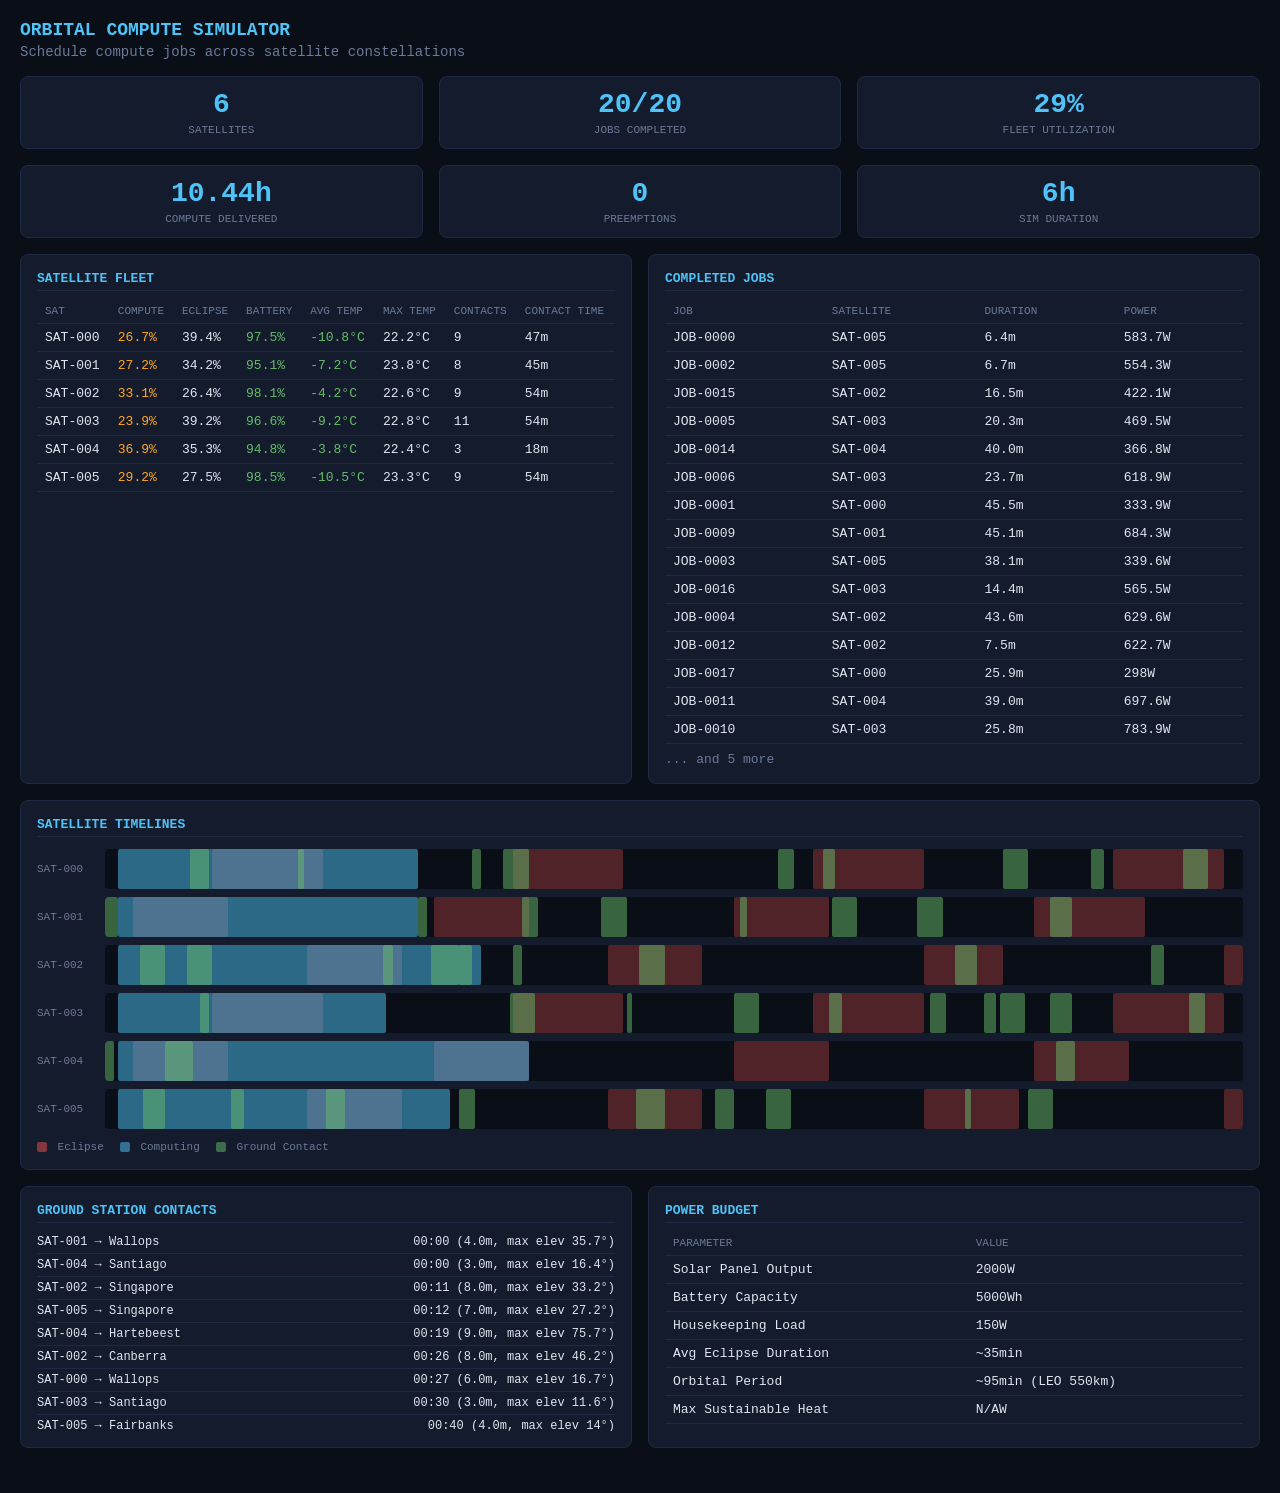
<file: examples/dashboard_6sat_6h.html>
<!DOCTYPE html>
<html lang="en">
<head>
<meta charset="UTF-8">
<title>Orbital Compute Simulator</title>
<style>
:root { --bg: #0a0e17; --card: #141b2d; --border: #1e2a45; --text: #e0e6f0;
        --dim: #6b7a99; --accent: #4fc3f7; --green: #66bb6a; --orange: #ffa726;
        --red: #ef5350; --purple: #ab47bc; }
* { margin: 0; padding: 0; box-sizing: border-box; }
body { background: var(--bg); color: var(--text); font-family: 'SF Mono', 'Fira Code', monospace;
       font-size: 13px; padding: 20px; }
h1 { font-size: 18px; color: var(--accent); margin-bottom: 4px; }
h2 { font-size: 14px; color: var(--dim); margin-bottom: 16px; font-weight: normal; }
h3 { font-size: 13px; color: var(--accent); margin-bottom: 8px; padding-bottom: 4px;
     border-bottom: 1px solid var(--border); }
.grid { display: grid; grid-template-columns: 1fr 1fr; gap: 16px; margin-bottom: 16px; }
.grid-3 { display: grid; grid-template-columns: 1fr 1fr 1fr; gap: 16px; margin-bottom: 16px; }
.card { background: var(--card); border: 1px solid var(--border); border-radius: 8px; padding: 16px; }
.card-full { grid-column: 1 / -1; }
.stat { text-align: center; padding: 12px; }
.stat .value { font-size: 28px; font-weight: bold; color: var(--accent); }
.stat .label { font-size: 11px; color: var(--dim); margin-top: 4px; }
table { width: 100%; border-collapse: collapse; }
th { text-align: left; color: var(--dim); font-weight: normal; padding: 6px 8px;
     border-bottom: 1px solid var(--border); font-size: 11px; text-transform: uppercase; }
td { padding: 6px 8px; border-bottom: 1px solid var(--border); }
.bar { height: 8px; border-radius: 4px; background: var(--border); position: relative; }
.bar-fill { height: 100%; border-radius: 4px; position: absolute; left: 0; top: 0; }
.green { color: var(--green); }
.orange { color: var(--orange); }
.red { color: var(--red); }
canvas { width: 100%; height: 200px; }
.timeline { position: relative; height: 40px; background: var(--bg); border-radius: 4px;
            margin: 4px 0; overflow: hidden; }
.timeline-block { position: absolute; height: 100%; border-radius: 2px; }
.timeline-eclipse { background: rgba(239,83,80,0.3); }
.timeline-compute { background: rgba(79,195,247,0.5); }
.timeline-contact { background: rgba(102,187,106,0.5); }
.legend { display: flex; gap: 16px; margin-top: 8px; font-size: 11px; color: var(--dim); }
.legend-dot { width: 10px; height: 10px; border-radius: 2px; display: inline-block;
              margin-right: 4px; vertical-align: middle; }
.contact-list { max-height: 200px; overflow-y: auto; }
.contact-item { display: flex; justify-content: space-between; padding: 4px 0;
                border-bottom: 1px solid var(--border); font-size: 12px; }
</style>
</head>
<body>
<h1>ORBITAL COMPUTE SIMULATOR</h1>
<h2>Schedule compute jobs across satellite constellations</h2>

<div class="grid-3" id="stats"></div>
<div class="grid" id="main-panels"></div>
<div class="card card-full" id="timeline-panel"></div>
<div class="grid" id="detail-panels" style="margin-top:16px"></div>

<script>
const DATA = {"config": {"n_satellites": 6, "sim_hours": 6.0, "n_jobs": 20}, "scheduler": {"total_jobs": 20, "completed": 20, "running": 0, "queued": 0, "preempted": 0, "idle_steps": 1523, "charge_steps": 0}, "fleet_utilization_pct": 29.0, "total_compute_hours": 10.44, "satellite_details": {"SAT-000": {"compute_pct": 26.7, "eclipse_pct": 39.4, "avg_battery_pct": 97.5, "avg_temp_c": -10.8, "max_temp_c": 22.2, "min_battery_pct": 82.4, "contact_windows": 9, "total_contact_minutes": 47.0}, "SAT-001": {"compute_pct": 27.2, "eclipse_pct": 34.2, "avg_battery_pct": 95.1, "avg_temp_c": -7.2, "max_temp_c": 23.8, "min_battery_pct": 74.5, "contact_windows": 8, "total_contact_minutes": 45.0}, "SAT-002": {"compute_pct": 33.1, "eclipse_pct": 26.4, "avg_battery_pct": 98.1, "avg_temp_c": -4.2, "max_temp_c": 22.6, "min_battery_pct": 82.3, "contact_windows": 9, "total_contact_minutes": 54.0}, "SAT-003": {"compute_pct": 23.9, "eclipse_pct": 39.2, "avg_battery_pct": 96.6, "avg_temp_c": -9.2, "max_temp_c": 22.8, "min_battery_pct": 82.2, "contact_windows": 11, "total_contact_minutes": 54.0}, "SAT-004": {"compute_pct": 36.9, "eclipse_pct": 35.3, "avg_battery_pct": 94.8, "avg_temp_c": -3.8, "max_temp_c": 22.4, "min_battery_pct": 76.9, "contact_windows": 3, "total_contact_minutes": 18.0}, "SAT-005": {"compute_pct": 29.2, "eclipse_pct": 27.5, "avg_battery_pct": 98.5, "avg_temp_c": -10.5, "max_temp_c": 23.3, "min_battery_pct": 82.1, "contact_windows": 9, "total_contact_minutes": 54.0}}, "completed_jobs": [{"job_id": "JOB-0000", "satellite": "SAT-005", "duration_s": 382.5, "power_w": 583.7}, {"job_id": "JOB-0002", "satellite": "SAT-005", "duration_s": 404.9, "power_w": 554.3}, {"job_id": "JOB-0015", "satellite": "SAT-002", "duration_s": 991.4, "power_w": 422.1}, {"job_id": "JOB-0005", "satellite": "SAT-003", "duration_s": 1218.0, "power_w": 469.5}, {"job_id": "JOB-0014", "satellite": "SAT-004", "duration_s": 2397.8, "power_w": 366.8}, {"job_id": "JOB-0006", "satellite": "SAT-003", "duration_s": 1422.8, "power_w": 618.9}, {"job_id": "JOB-0001", "satellite": "SAT-000", "duration_s": 2730.4, "power_w": 333.9}, {"job_id": "JOB-0009", "satellite": "SAT-001", "duration_s": 2708.1, "power_w": 684.3}, {"job_id": "JOB-0003", "satellite": "SAT-005", "duration_s": 2286.7, "power_w": 339.6}, {"job_id": "JOB-0016", "satellite": "SAT-003", "duration_s": 864.8, "power_w": 565.5}, {"job_id": "JOB-0004", "satellite": "SAT-002", "duration_s": 2614.4, "power_w": 629.6}, {"job_id": "JOB-0012", "satellite": "SAT-002", "duration_s": 451.2, "power_w": 622.7}, {"job_id": "JOB-0017", "satellite": "SAT-000", "duration_s": 1552.2, "power_w": 298.0}, {"job_id": "JOB-0011", "satellite": "SAT-004", "duration_s": 2341.1, "power_w": 697.6}, {"job_id": "JOB-0010", "satellite": "SAT-003", "duration_s": 1549.2, "power_w": 783.9}, {"job_id": "JOB-0007", "satellite": "SAT-000", "duration_s": 1410.8, "power_w": 774.3}, {"job_id": "JOB-0018", "satellite": "SAT-001", "duration_s": 3081.4, "power_w": 610.8}, {"job_id": "JOB-0008", "satellite": "SAT-005", "duration_s": 3096.7, "power_w": 258.0}, {"job_id": "JOB-0019", "satellite": "SAT-002", "duration_s": 2956.7, "power_w": 693.1}, {"job_id": "JOB-0013", "satellite": "SAT-004", "duration_s": 3122.5, "power_w": 791.1}], "preemption_events": 0, "telemetry": {"SAT-000": {"eclipse_windows": [{"start_min": 34.0, "duration_min": 35.0}, {"start_min": 129.0, "duration_min": 35.0}, {"start_min": 224.0, "duration_min": 35.0}, {"start_min": 319.0, "duration_min": 35.0}], "compute_windows": [{"start_min": 4.0, "duration_min": 95.0}], "contact_windows": [{"start_min": 27.0, "duration_min": 6.0, "station": "Wallops"}, {"start_min": 61.0, "duration_min": 1.0, "station": "Hartebeest"}, {"start_min": 116.0, "duration_min": 3.0, "station": "Fairbanks"}, {"start_min": 126.0, "duration_min": 8.0, "station": "Wallops"}, {"start_min": 213.0, "duration_min": 5.0, "station": "Fairbanks"}, {"start_min": 227.0, "duration_min": 4.0, "station": "Wallops"}, {"start_min": 284.0, "duration_min": 8.0, "station": "Singapore"}, {"start_min": 312.0, "duration_min": 4.0, "station": "Fairbanks"}, {"start_min": 341.0, "duration_min": 8.0, "station": "Santiago"}]}, "SAT-001": {"eclipse_windows": [{"start_min": 9.0, "duration_min": 30.0}, {"start_min": 104.0, "duration_min": 30.0}, {"start_min": 199.0, "duration_min": 30.0}, {"start_min": 294.0, "duration_min": 35.0}], "compute_windows": [{"start_min": 4.0, "duration_min": 95.0}], "contact_windows": [{"start_min": 0.0, "duration_min": 4.0, "station": "Wallops"}, {"start_min": 99.0, "duration_min": 3.0, "station": "Wallops"}, {"start_min": 132.0, "duration_min": 5.0, "station": "Hartebeest"}, {"start_min": 157.0, "duration_min": 8.0, "station": "Canberra"}, {"start_min": 201.0, "duration_min": 2.0, "station": "Wallops"}, {"start_min": 230.0, "duration_min": 8.0, "station": "Hartebeest"}, {"start_min": 257.0, "duration_min": 8.0, "station": "Canberra"}, {"start_min": 299.0, "duration_min": 7.0, "station": "Wallops"}]}, "SAT-002": {"eclipse_windows": [{"start_min": 64.0, "duration_min": 30.0}, {"start_min": 159.0, "duration_min": 30.0}, {"start_min": 259.0, "duration_min": 25.0}, {"start_min": 354.0, "duration_min": 6.0}], "compute_windows": [{"start_min": 4.0, "duration_min": 115.0}], "contact_windows": [{"start_min": 11.0, "duration_min": 8.0, "station": "Singapore"}, {"start_min": 26.0, "duration_min": 8.0, "station": "Canberra"}, {"start_min": 88.0, "duration_min": 3.0, "station": "Tromso"}, {"start_min": 103.0, "duration_min": 9.0, "station": "Bangalore"}, {"start_min": 112.0, "duration_min": 4.0, "station": "Singapore"}, {"start_min": 129.0, "duration_min": 3.0, "station": "Canberra"}, {"start_min": 169.0, "duration_min": 8.0, "station": "Wallops"}, {"start_min": 269.0, "duration_min": 7.0, "station": "Wallops"}, {"start_min": 331.0, "duration_min": 4.0, "station": "Canberra"}]}, "SAT-003": {"eclipse_windows": [{"start_min": 34.0, "duration_min": 35.0}, {"start_min": 129.0, "duration_min": 35.0}, {"start_min": 224.0, "duration_min": 35.0}, {"start_min": 319.0, "duration_min": 35.0}], "compute_windows": [{"start_min": 4.0, "duration_min": 85.0}], "contact_windows": [{"start_min": 30.0, "duration_min": 3.0, "station": "Santiago"}, {"start_min": 128.0, "duration_min": 8.0, "station": "Santiago"}, {"start_min": 165.0, "duration_min": 1.0, "station": "Tromso"}, {"start_min": 199.0, "duration_min": 8.0, "station": "Canberra"}, {"start_min": 229.0, "duration_min": 4.0, "station": "Santiago"}, {"start_min": 261.0, "duration_min": 5.0, "station": "Tromso"}, {"start_min": 278.0, "duration_min": 4.0, "station": "Bangalore"}, {"start_min": 283.0, "duration_min": 8.0, "station": "Singapore"}, {"start_min": 299.0, "duration_min": 7.0, "station": "Canberra"}, {"start_min": 343.0, "duration_min": 5.0, "station": "Wallops"}, {"start_min": 360.0, "duration_min": 1.0, "station": "Tromso"}]}, "SAT-004": {"eclipse_windows": [{"start_min": 9.0, "duration_min": 30.0}, {"start_min": 104.0, "duration_min": 30.0}, {"start_min": 199.0, "duration_min": 30.0}, {"start_min": 294.0, "duration_min": 30.0}], "compute_windows": [{"start_min": 4.0, "duration_min": 130.0}], "contact_windows": [{"start_min": 0.0, "duration_min": 3.0, "station": "Santiago"}, {"start_min": 19.0, "duration_min": 9.0, "station": "Hartebeest"}, {"start_min": 301.0, "duration_min": 6.0, "station": "Santiago"}]}, "SAT-005": {"eclipse_windows": [{"start_min": 64.0, "duration_min": 30.0}, {"start_min": 159.0, "duration_min": 30.0}, {"start_min": 259.0, "duration_min": 30.0}, {"start_min": 354.0, "duration_min": 6.0}], "compute_windows": [{"start_min": 4.0, "duration_min": 105.0}], "contact_windows": [{"start_min": 12.0, "duration_min": 7.0, "station": "Singapore"}, {"start_min": 40.0, "duration_min": 4.0, "station": "Fairbanks"}, {"start_min": 70.0, "duration_min": 6.0, "station": "Santiago"}, {"start_min": 112.0, "duration_min": 5.0, "station": "Singapore"}, {"start_min": 168.0, "duration_min": 9.0, "station": "Santiago"}, {"start_min": 193.0, "duration_min": 6.0, "station": "Hartebeest"}, {"start_min": 209.0, "duration_min": 8.0, "station": "Bangalore"}, {"start_min": 272.0, "duration_min": 1.0, "station": "Santiago"}, {"start_min": 292.0, "duration_min": 8.0, "station": "Hartebeest"}]}}, "ground_contacts": [{"satellite": "SAT-001", "station": "Wallops", "start_time": "00:00", "duration_min": 4.0, "max_elev": 35.7}, {"satellite": "SAT-004", "station": "Santiago", "start_time": "00:00", "duration_min": 3.0, "max_elev": 16.4}, {"satellite": "SAT-002", "station": "Singapore", "start_time": "00:11", "duration_min": 8.0, "max_elev": 33.2}, {"satellite": "SAT-005", "station": "Singapore", "start_time": "00:12", "duration_min": 7.0, "max_elev": 27.2}, {"satellite": "SAT-004", "station": "Hartebeest", "start_time": "00:19", "duration_min": 9.0, "max_elev": 75.7}, {"satellite": "SAT-002", "station": "Canberra", "start_time": "00:26", "duration_min": 8.0, "max_elev": 46.2}, {"satellite": "SAT-000", "station": "Wallops", "start_time": "00:27", "duration_min": 6.0, "max_elev": 16.7}, {"satellite": "SAT-003", "station": "Santiago", "start_time": "00:30", "duration_min": 3.0, "max_elev": 11.6}, {"satellite": "SAT-005", "station": "Fairbanks", "start_time": "00:40", "duration_min": 4.0, "max_elev": 14.0}, {"satellite": "SAT-000", "station": "Hartebeest", "start_time": "01:01", "duration_min": 1.0, "max_elev": 10.3}, {"satellite": "SAT-005", "station": "Santiago", "start_time": "01:10", "duration_min": 6.0, "max_elev": 16.9}, {"satellite": "SAT-002", "station": "Tromso", "start_time": "01:28", "duration_min": 3.0, "max_elev": 6.7}, {"satellite": "SAT-001", "station": "Wallops", "start_time": "01:39", "duration_min": 3.0, "max_elev": 12.6}, {"satellite": "SAT-002", "station": "Bangalore", "start_time": "01:43", "duration_min": 9.0, "max_elev": 73.0}, {"satellite": "SAT-002", "station": "Singapore", "start_time": "01:52", "duration_min": 4.0, "max_elev": 12.5}, {"satellite": "SAT-005", "station": "Singapore", "start_time": "01:52", "duration_min": 5.0, "max_elev": 15.3}, {"satellite": "SAT-000", "station": "Fairbanks", "start_time": "01:56", "duration_min": 3.0, "max_elev": 12.2}, {"satellite": "SAT-000", "station": "Wallops", "start_time": "02:06", "duration_min": 8.0, "max_elev": 63.8}, {"satellite": "SAT-003", "station": "Santiago", "start_time": "02:08", "duration_min": 8.0, "max_elev": 59.4}, {"satellite": "SAT-002", "station": "Canberra", "start_time": "02:09", "duration_min": 3.0, "max_elev": 11.9}, {"satellite": "SAT-001", "station": "Hartebeest", "start_time": "02:12", "duration_min": 5.0, "max_elev": 17.1}, {"satellite": "SAT-001", "station": "Canberra", "start_time": "02:37", "duration_min": 8.0, "max_elev": 29.6}, {"satellite": "SAT-003", "station": "Tromso", "start_time": "02:45", "duration_min": 1.0, "max_elev": 5.3}, {"satellite": "SAT-005", "station": "Santiago", "start_time": "02:48", "duration_min": 9.0, "max_elev": 49.3}, {"satellite": "SAT-002", "station": "Wallops", "start_time": "02:49", "duration_min": 8.0, "max_elev": 63.1}, {"satellite": "SAT-005", "station": "Hartebeest", "start_time": "03:13", "duration_min": 6.0, "max_elev": 17.8}, {"satellite": "SAT-003", "station": "Canberra", "start_time": "03:19", "duration_min": 8.0, "max_elev": 41.1}, {"satellite": "SAT-001", "station": "Wallops", "start_time": "03:21", "duration_min": 2.0, "max_elev": 10.7}, {"satellite": "SAT-005", "station": "Bangalore", "start_time": "03:29", "duration_min": 8.0, "max_elev": 49.2}, {"satellite": "SAT-000", "station": "Fairbanks", "start_time": "03:33", "duration_min": 5.0, "max_elev": 15.8}, {"satellite": "SAT-000", "station": "Wallops", "start_time": "03:47", "duration_min": 4.0, "max_elev": 14.3}, {"satellite": "SAT-003", "station": "Santiago", "start_time": "03:49", "duration_min": 4.0, "max_elev": 13.3}, {"satellite": "SAT-001", "station": "Hartebeest", "start_time": "03:50", "duration_min": 8.0, "max_elev": 36.6}, {"satellite": "SAT-001", "station": "Canberra", "start_time": "04:17", "duration_min": 8.0, "max_elev": 34.1}, {"satellite": "SAT-003", "station": "Tromso", "start_time": "04:21", "duration_min": 5.0, "max_elev": 7.5}, {"satellite": "SAT-002", "station": "Wallops", "start_time": "04:29", "duration_min": 7.0, "max_elev": 23.0}, {"satellite": "SAT-005", "station": "Santiago", "start_time": "04:32", "duration_min": 1.0, "max_elev": 10.0}, {"satellite": "SAT-003", "station": "Bangalore", "start_time": "04:38", "duration_min": 4.0, "max_elev": 13.0}, {"satellite": "SAT-003", "station": "Singapore", "start_time": "04:43", "duration_min": 8.0, "max_elev": 68.7}, {"satellite": "SAT-000", "station": "Singapore", "start_time": "04:44", "duration_min": 8.0, "max_elev": 76.8}, {"satellite": "SAT-005", "station": "Hartebeest", "start_time": "04:52", "duration_min": 8.0, "max_elev": 40.4}, {"satellite": "SAT-001", "station": "Wallops", "start_time": "04:59", "duration_min": 7.0, "max_elev": 25.0}, {"satellite": "SAT-003", "station": "Canberra", "start_time": "04:59", "duration_min": 7.0, "max_elev": 26.4}, {"satellite": "SAT-004", "station": "Santiago", "start_time": "05:01", "duration_min": 6.0, "max_elev": 19.1}, {"satellite": "SAT-000", "station": "Fairbanks", "start_time": "05:12", "duration_min": 4.0, "max_elev": 11.9}, {"satellite": "SAT-002", "station": "Canberra", "start_time": "05:31", "duration_min": 4.0, "max_elev": 13.0}, {"satellite": "SAT-000", "station": "Santiago", "start_time": "05:41", "duration_min": 8.0, "max_elev": 37.9}, {"satellite": "SAT-003", "station": "Wallops", "start_time": "05:43", "duration_min": 5.0, "max_elev": 16.5}, {"satellite": "SAT-003", "station": "Tromso", "start_time": "06:00", "duration_min": 1.0, "max_elev": 5.2}], "power_config": {"solar_watts": 2000.0, "battery_wh": 5000.0, "housekeeping_watts": 150.0}};

function render() {
    const d = DATA;
    const s = d.scheduler;

    // Stats cards
    document.getElementById('stats').innerHTML = `
        <div class="card stat">
            <div class="value">${d.config.n_satellites}</div>
            <div class="label">SATELLITES</div>
        </div>
        <div class="card stat">
            <div class="value">${s.completed}/${s.total_jobs}</div>
            <div class="label">JOBS COMPLETED</div>
        </div>
        <div class="card stat">
            <div class="value">${d.fleet_utilization_pct}%</div>
            <div class="label">FLEET UTILIZATION</div>
        </div>
        <div class="card stat">
            <div class="value">${d.total_compute_hours}h</div>
            <div class="label">COMPUTE DELIVERED</div>
        </div>
        <div class="card stat">
            <div class="value">${d.preemption_events}</div>
            <div class="label">PREEMPTIONS</div>
        </div>
        <div class="card stat">
            <div class="value">${d.config.sim_hours}h</div>
            <div class="label">SIM DURATION</div>
        </div>
    `;

    // Satellite table
    const satRows = Object.entries(d.satellite_details).map(([name, det]) => {
        const compColor = det.compute_pct > 50 ? 'green' : det.compute_pct > 20 ? 'orange' : 'red';
        const tempColor = det.max_temp_c > 75 ? 'red' : det.max_temp_c > 60 ? 'orange' : 'green';
        const battColor = det.min_battery_pct < 25 ? 'red' : det.min_battery_pct < 40 ? 'orange' : 'green';
        return `<tr>
            <td>${name}</td>
            <td><span class="${compColor}">${det.compute_pct}%</span></td>
            <td>${det.eclipse_pct}%</td>
            <td><span class="${battColor}">${det.avg_battery_pct}%</span></td>
            <td><span class="${tempColor}">${det.avg_temp_c}°C</span></td>
            <td>${det.max_temp_c}°C</td>
            <td>${det.contact_windows || 0}</td>
            <td>${det.total_contact_minutes || 0}m</td>
        </tr>`;
    }).join('');

    // Jobs table
    const jobRows = d.completed_jobs.slice(0, 15).map(j => `<tr>
        <td>${j.job_id}</td>
        <td>${j.satellite}</td>
        <td>${(j.duration_s / 60).toFixed(1)}m</td>
        <td>${j.power_w}W</td>
    </tr>`).join('');

    document.getElementById('main-panels').innerHTML = `
        <div class="card">
            <h3>SATELLITE FLEET</h3>
            <table>
                <tr><th>Sat</th><th>Compute</th><th>Eclipse</th><th>Battery</th>
                    <th>Avg Temp</th><th>Max Temp</th><th>Contacts</th><th>Contact Time</th></tr>
                ${satRows}
            </table>
        </div>
        <div class="card">
            <h3>COMPLETED JOBS</h3>
            <table>
                <tr><th>Job</th><th>Satellite</th><th>Duration</th><th>Power</th></tr>
                ${jobRows}
            </table>
            ${d.completed_jobs.length > 15 ? '<div style="color:var(--dim);margin-top:8px">... and ' + (d.completed_jobs.length - 15) + ' more</div>' : ''}
        </div>
    `;

    // Timeline visualization
    renderTimelines(d);

    // Ground stations + power charts
    renderDetails(d);
}

function renderTimelines(d) {
    const panel = document.getElementById('timeline-panel');
    let html = '<h3>SATELLITE TIMELINES</h3>';

    const totalMinutes = d.config.sim_hours * 60;

    Object.entries(d.telemetry || {}).forEach(([name, tel]) => {
        html += `<div style="display:flex;align-items:center;gap:8px">
            <span style="width:60px;font-size:11px;color:var(--dim)">${name}</span>
            <div class="timeline" style="flex:1">`;

        // Eclipse blocks
        (tel.eclipse_windows || []).forEach(w => {
            const left = (w.start_min / totalMinutes * 100);
            const width = (w.duration_min / totalMinutes * 100);
            html += `<div class="timeline-block timeline-eclipse"
                         style="left:${left}%;width:${Math.max(width, 0.3)}%"
                         title="Eclipse: ${w.duration_min.toFixed(0)}min"></div>`;
        });

        // Compute blocks
        (tel.compute_windows || []).forEach(w => {
            const left = (w.start_min / totalMinutes * 100);
            const width = (w.duration_min / totalMinutes * 100);
            html += `<div class="timeline-block timeline-compute"
                         style="left:${left}%;width:${Math.max(width, 0.3)}%"
                         title="Computing: ${w.duration_min.toFixed(0)}min"></div>`;
        });

        // Contact blocks
        (tel.contact_windows || []).forEach(w => {
            const left = (w.start_min / totalMinutes * 100);
            const width = (w.duration_min / totalMinutes * 100);
            html += `<div class="timeline-block timeline-contact"
                         style="left:${left}%;width:${Math.max(width, 0.5)}%"
                         title="${w.station}: ${w.duration_min.toFixed(0)}min"></div>`;
        });

        html += `</div></div>`;
    });

    html += `<div class="legend">
        <span><span class="legend-dot" style="background:rgba(239,83,80,0.5)"></span> Eclipse</span>
        <span><span class="legend-dot" style="background:rgba(79,195,247,0.5)"></span> Computing</span>
        <span><span class="legend-dot" style="background:rgba(102,187,106,0.5)"></span> Ground Contact</span>
    </div>`;

    panel.innerHTML = html;
}

function renderDetails(d) {
    const panel = document.getElementById('detail-panels');

    // Ground station contacts
    let contactHtml = '<h3>GROUND STATION CONTACTS</h3><div class="contact-list">';
    (d.ground_contacts || []).slice(0, 30).forEach(c => {
        contactHtml += `<div class="contact-item">
            <span>${c.satellite} → ${c.station}</span>
            <span>${c.start_time} (${c.duration_min.toFixed(1)}m, max elev ${c.max_elev}°)</span>
        </div>`;
    });
    contactHtml += '</div>';

    // Power summary
    let powerHtml = '<h3>POWER BUDGET</h3>';
    powerHtml += `<table>
        <tr><th>Parameter</th><th>Value</th></tr>
        <tr><td>Solar Panel Output</td><td>${d.power_config?.solar_watts || 2000}W</td></tr>
        <tr><td>Battery Capacity</td><td>${d.power_config?.battery_wh || 5000}Wh</td></tr>
        <tr><td>Housekeeping Load</td><td>${d.power_config?.housekeeping_watts || 150}W</td></tr>
        <tr><td>Avg Eclipse Duration</td><td>${d.avg_eclipse_minutes?.toFixed(1) || '~35'}min</td></tr>
        <tr><td>Orbital Period</td><td>~95min (LEO 550km)</td></tr>
        <tr><td>Max Sustainable Heat</td><td>${d.max_sustainable_heat_w?.toFixed(0) || 'N/A'}W</td></tr>
    </table>`;

    panel.innerHTML = `
        <div class="card">${contactHtml}</div>
        <div class="card">${powerHtml}</div>
    `;
}

render();
</script>
</body>
</html>
</file>
<file: docs/css/style.css>
/* === Orbital Compute Simulator — Shared Styles === */

:root {
  --bg-primary: #0a0e17;
  --bg-card: #141b2d;
  --bg-card-hover: #1a2340;
  --accent: #4fc3f7;
  --accent-dim: #2196f3;
  --text-primary: #e0e6f0;
  --text-secondary: #8892a4;
  --text-muted: #5a6478;
  --border: #1e2a42;
  --success: #66bb6a;
  --warning: #ffa726;
  --danger: #ef5350;
  --radius: 8px;
  --shadow: 0 4px 24px rgba(0,0,0,0.3);
  --font: 'Inter', -apple-system, BlinkMacSystemFont, 'Segoe UI', Roboto, sans-serif;
  --font-mono: 'JetBrains Mono', 'Fira Code', 'Consolas', monospace;
}

*, *::before, *::after { box-sizing: border-box; margin: 0; padding: 0; }

html { font-size: 16px; scroll-behavior: smooth; }

body {
  font-family: var(--font);
  background: var(--bg-primary);
  color: var(--text-primary);
  line-height: 1.6;
  min-height: 100vh;
}

a { color: var(--accent); text-decoration: none; }
a:hover { text-decoration: underline; }

/* === Navigation === */
.navbar {
  display: flex;
  align-items: center;
  justify-content: space-between;
  padding: 0.75rem 2rem;
  background: rgba(10, 14, 23, 0.95);
  border-bottom: 1px solid var(--border);
  position: sticky;
  top: 0;
  z-index: 100;
  backdrop-filter: blur(12px);
}

.nav-brand {
  display: flex;
  align-items: center;
  gap: 0.5rem;
  font-weight: 700;
  font-size: 1.1rem;
  color: var(--text-primary);
}

.nav-brand svg { width: 24px; height: 24px; }

.nav-links {
  display: flex;
  gap: 0.25rem;
  list-style: none;
}

.nav-links a {
  padding: 0.5rem 1rem;
  border-radius: var(--radius);
  color: var(--text-secondary);
  font-size: 0.9rem;
  font-weight: 500;
  transition: all 0.2s;
}

.nav-links a:hover, .nav-links a.active {
  color: var(--accent);
  background: rgba(79, 195, 247, 0.08);
  text-decoration: none;
}

.nav-toggle { display: none; background: none; border: none; color: var(--text-primary); font-size: 1.5rem; cursor: pointer; }

/* === Layout === */
.container { max-width: 1200px; margin: 0 auto; padding: 2rem; }
.container-wide { max-width: 1400px; margin: 0 auto; padding: 2rem; }

/* === Hero === */
.hero {
  text-align: center;
  padding: 4rem 2rem;
}

.hero h1 {
  font-size: 3rem;
  font-weight: 800;
  background: linear-gradient(135deg, var(--accent), #b388ff);
  -webkit-background-clip: text;
  -webkit-text-fill-color: transparent;
  background-clip: text;
  margin-bottom: 1rem;
}

.hero .tagline {
  font-size: 1.25rem;
  color: var(--text-secondary);
  max-width: 600px;
  margin: 0 auto 2rem;
}

/* === Cards === */
.card {
  background: var(--bg-card);
  border: 1px solid var(--border);
  border-radius: var(--radius);
  padding: 1.5rem;
  transition: all 0.2s;
}

.card:hover {
  background: var(--bg-card-hover);
  border-color: rgba(79, 195, 247, 0.2);
  box-shadow: var(--shadow);
}

.card-grid {
  display: grid;
  grid-template-columns: repeat(auto-fit, minmax(260px, 1fr));
  gap: 1.5rem;
}

.card h3 {
  font-size: 1.1rem;
  margin-bottom: 0.5rem;
  color: var(--text-primary);
}

.card p {
  color: var(--text-secondary);
  font-size: 0.9rem;
}

.card-icon {
  width: 48px;
  height: 48px;
  border-radius: var(--radius);
  background: rgba(79, 195, 247, 0.1);
  display: flex;
  align-items: center;
  justify-content: center;
  margin-bottom: 1rem;
  font-size: 1.5rem;
}

/* === Stats Row === */
.stats-row {
  display: flex;
  gap: 2rem;
  justify-content: center;
  flex-wrap: wrap;
  margin: 2rem 0;
}

.stat-item {
  text-align: center;
}

.stat-value {
  font-size: 2rem;
  font-weight: 800;
  color: var(--accent);
}

.stat-label {
  font-size: 0.85rem;
  color: var(--text-secondary);
}

/* === Section === */
.section {
  padding: 3rem 0;
}

.section-title {
  font-size: 1.75rem;
  font-weight: 700;
  margin-bottom: 1rem;
  text-align: center;
}

.section-subtitle {
  color: var(--text-secondary);
  text-align: center;
  margin-bottom: 2rem;
  max-width: 600px;
  margin-left: auto;
  margin-right: auto;
}

/* === Buttons === */
.btn {
  display: inline-flex;
  align-items: center;
  gap: 0.5rem;
  padding: 0.65rem 1.5rem;
  border-radius: var(--radius);
  font-weight: 600;
  font-size: 0.9rem;
  border: none;
  cursor: pointer;
  transition: all 0.2s;
  font-family: var(--font);
}

.btn-primary {
  background: var(--accent);
  color: #0a0e17;
}

.btn-primary:hover { background: #29b6f6; }

.btn-secondary {
  background: rgba(79, 195, 247, 0.1);
  color: var(--accent);
  border: 1px solid rgba(79, 195, 247, 0.2);
}

.btn-secondary:hover { background: rgba(79, 195, 247, 0.2); }

.btn-lg { padding: 0.85rem 2rem; font-size: 1rem; }

/* === Controls Panel === */
.controls-panel {
  background: var(--bg-card);
  border: 1px solid var(--border);
  border-radius: var(--radius);
  padding: 1.5rem;
  margin-bottom: 1.5rem;
}

.controls-grid {
  display: grid;
  grid-template-columns: repeat(auto-fit, minmax(200px, 1fr));
  gap: 1rem;
  align-items: end;
}

.control-group {
  display: flex;
  flex-direction: column;
  gap: 0.35rem;
}

.control-group label {
  font-size: 0.8rem;
  color: var(--text-secondary);
  font-weight: 600;
  text-transform: uppercase;
  letter-spacing: 0.05em;
}

.control-group input[type="range"] {
  -webkit-appearance: none;
  appearance: none;
  width: 100%;
  height: 6px;
  border-radius: 3px;
  background: var(--border);
  outline: none;
}

.control-group input[type="range"]::-webkit-slider-thumb {
  -webkit-appearance: none;
  appearance: none;
  width: 18px;
  height: 18px;
  border-radius: 50%;
  background: var(--accent);
  cursor: pointer;
}

.control-group select {
  background: var(--bg-primary);
  color: var(--text-primary);
  border: 1px solid var(--border);
  border-radius: var(--radius);
  padding: 0.5rem;
  font-family: var(--font);
  font-size: 0.9rem;
}

.control-value {
  font-size: 0.9rem;
  color: var(--accent);
  font-weight: 600;
}

/* === Tables === */
.table-wrap {
  overflow-x: auto;
  border-radius: var(--radius);
  border: 1px solid var(--border);
}

table {
  width: 100%;
  border-collapse: collapse;
  font-size: 0.85rem;
}

th {
  background: var(--bg-card);
  color: var(--text-secondary);
  font-weight: 600;
  text-transform: uppercase;
  letter-spacing: 0.05em;
  font-size: 0.75rem;
  padding: 0.75rem 1rem;
  text-align: left;
  border-bottom: 1px solid var(--border);
}

td {
  padding: 0.65rem 1rem;
  border-bottom: 1px solid var(--border);
}

tr:hover td { background: rgba(79, 195, 247, 0.03); }

/* === Code Blocks === */
.code-block {
  background: #0d1117;
  border: 1px solid var(--border);
  border-radius: var(--radius);
  padding: 1rem 1.25rem;
  font-family: var(--font-mono);
  font-size: 0.85rem;
  overflow-x: auto;
  line-height: 1.5;
  color: #c9d1d9;
}

.code-block .comment { color: #8b949e; }
.code-block .string { color: #a5d6ff; }
.code-block .keyword { color: #ff7b72; }
.code-block .number { color: #79c0ff; }

/* === Badge === */
.badge {
  display: inline-block;
  padding: 0.2rem 0.6rem;
  border-radius: 4px;
  font-size: 0.75rem;
  font-weight: 600;
}

.badge-success { background: rgba(102, 187, 106, 0.15); color: var(--success); }
.badge-warning { background: rgba(255, 167, 38, 0.15); color: var(--warning); }
.badge-danger  { background: rgba(239, 83, 80, 0.15); color: var(--danger); }
.badge-info    { background: rgba(79, 195, 247, 0.15); color: var(--accent); }

/* === Canvas Container === */
.chart-container {
  background: var(--bg-card);
  border: 1px solid var(--border);
  border-radius: var(--radius);
  padding: 1rem;
  margin-bottom: 1rem;
}

.chart-container canvas {
  width: 100%;
  height: 300px;
}

.chart-title {
  font-size: 0.85rem;
  font-weight: 600;
  color: var(--text-secondary);
  text-transform: uppercase;
  letter-spacing: 0.05em;
  margin-bottom: 0.75rem;
}

/* === Globe Container === */
#globe-container {
  width: 100%;
  height: calc(100vh - 60px);
  position: relative;
}

#globe-container canvas { display: block; }

.globe-overlay {
  position: absolute;
  top: 1rem;
  left: 1rem;
  z-index: 10;
}

.globe-info {
  position: absolute;
  bottom: 1rem;
  right: 1rem;
  z-index: 10;
  background: rgba(20, 27, 45, 0.9);
  border: 1px solid var(--border);
  border-radius: var(--radius);
  padding: 1rem;
  min-width: 220px;
  backdrop-filter: blur(8px);
}

.time-controls {
  position: absolute;
  bottom: 1rem;
  left: 50%;
  transform: translateX(-50%);
  z-index: 10;
  display: flex;
  align-items: center;
  gap: 0.75rem;
  background: rgba(20, 27, 45, 0.9);
  border: 1px solid var(--border);
  border-radius: var(--radius);
  padding: 0.75rem 1.25rem;
  backdrop-filter: blur(8px);
}

.time-controls input[type="range"] { width: 300px; }

.time-controls button {
  background: rgba(79, 195, 247, 0.15);
  border: 1px solid rgba(79, 195, 247, 0.3);
  color: var(--accent);
  border-radius: var(--radius);
  padding: 0.4rem 0.8rem;
  cursor: pointer;
  font-family: var(--font);
  font-weight: 600;
}

/* === API Docs === */
.endpoint {
  background: var(--bg-card);
  border: 1px solid var(--border);
  border-radius: var(--radius);
  margin-bottom: 1.5rem;
  overflow: hidden;
}

.endpoint-header {
  display: flex;
  align-items: center;
  gap: 0.75rem;
  padding: 1rem 1.25rem;
  border-bottom: 1px solid var(--border);
  cursor: pointer;
}

.endpoint-header:hover { background: rgba(79, 195, 247, 0.03); }

.method {
  padding: 0.25rem 0.6rem;
  border-radius: 4px;
  font-size: 0.75rem;
  font-weight: 700;
  font-family: var(--font-mono);
}

.method-get { background: rgba(102, 187, 106, 0.15); color: var(--success); }
.method-post { background: rgba(79, 195, 247, 0.15); color: var(--accent); }
.method-put { background: rgba(255, 167, 38, 0.15); color: var(--warning); }
.method-delete { background: rgba(239, 83, 80, 0.15); color: var(--danger); }

.endpoint-path {
  font-family: var(--font-mono);
  font-size: 0.9rem;
  font-weight: 600;
}

.endpoint-desc {
  color: var(--text-secondary);
  font-size: 0.85rem;
  margin-left: auto;
}

.endpoint-body {
  padding: 1.25rem;
}

/* === Footer === */
.footer {
  text-align: center;
  padding: 2rem;
  border-top: 1px solid var(--border);
  color: var(--text-muted);
  font-size: 0.85rem;
  margin-top: 3rem;
}

/* === Responsive === */
@media (max-width: 768px) {
  .navbar { padding: 0.75rem 1rem; }

  .nav-links {
    display: none;
    position: absolute;
    top: 100%;
    left: 0;
    right: 0;
    flex-direction: column;
    background: var(--bg-primary);
    border-bottom: 1px solid var(--border);
    padding: 0.5rem;
  }

  .nav-links.open { display: flex; }
  .nav-toggle { display: block; }

  .hero h1 { font-size: 2rem; }
  .hero .tagline { font-size: 1rem; }
  .container, .container-wide { padding: 1rem; }
  .controls-grid { grid-template-columns: 1fr; }
  .stats-row { gap: 1rem; }
  .time-controls { flex-wrap: wrap; width: 90%; }
  .time-controls input[type="range"] { width: 100%; }
}

/* === Utility === */
.flex { display: flex; }
.flex-col { flex-direction: column; }
.gap-1 { gap: 1rem; }
.gap-2 { gap: 2rem; }
.mt-1 { margin-top: 1rem; }
.mt-2 { margin-top: 2rem; }
.mb-1 { margin-bottom: 1rem; }
.mb-2 { margin-bottom: 2rem; }
.text-center { text-align: center; }
.text-accent { color: var(--accent); }
.text-muted { color: var(--text-secondary); }
.text-sm { font-size: 0.85rem; }
.fw-bold { font-weight: 700; }
.w-full { width: 100%; }

/* Loading spinner */
.spinner {
  width: 24px;
  height: 24px;
  border: 3px solid var(--border);
  border-top-color: var(--accent);
  border-radius: 50%;
  animation: spin 0.8s linear infinite;
  display: inline-block;
}

@keyframes spin { to { transform: rotate(360deg); } }

/* Fade in animation */
.fade-in {
  animation: fadeIn 0.4s ease-out;
}

@keyframes fadeIn {
  from { opacity: 0; transform: translateY(8px); }
  to { opacity: 1; transform: translateY(0); }
}
</file>
